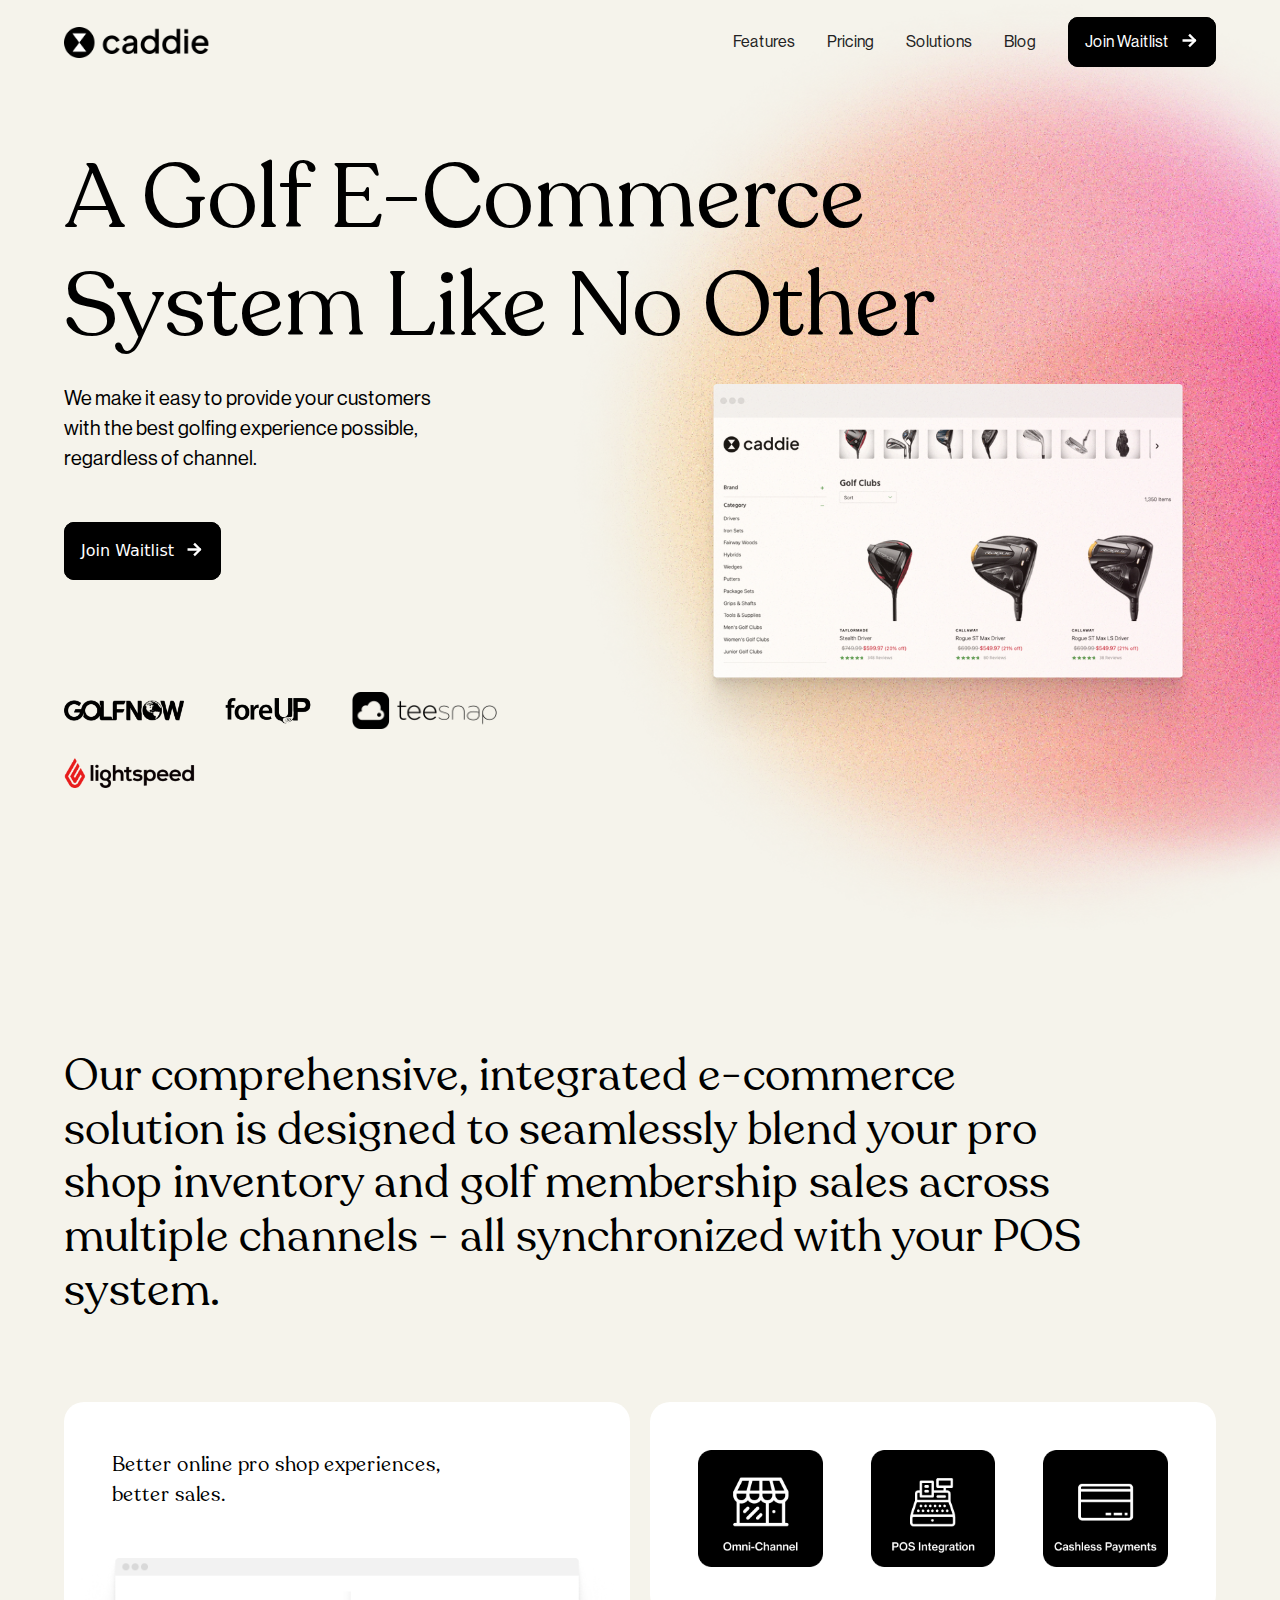
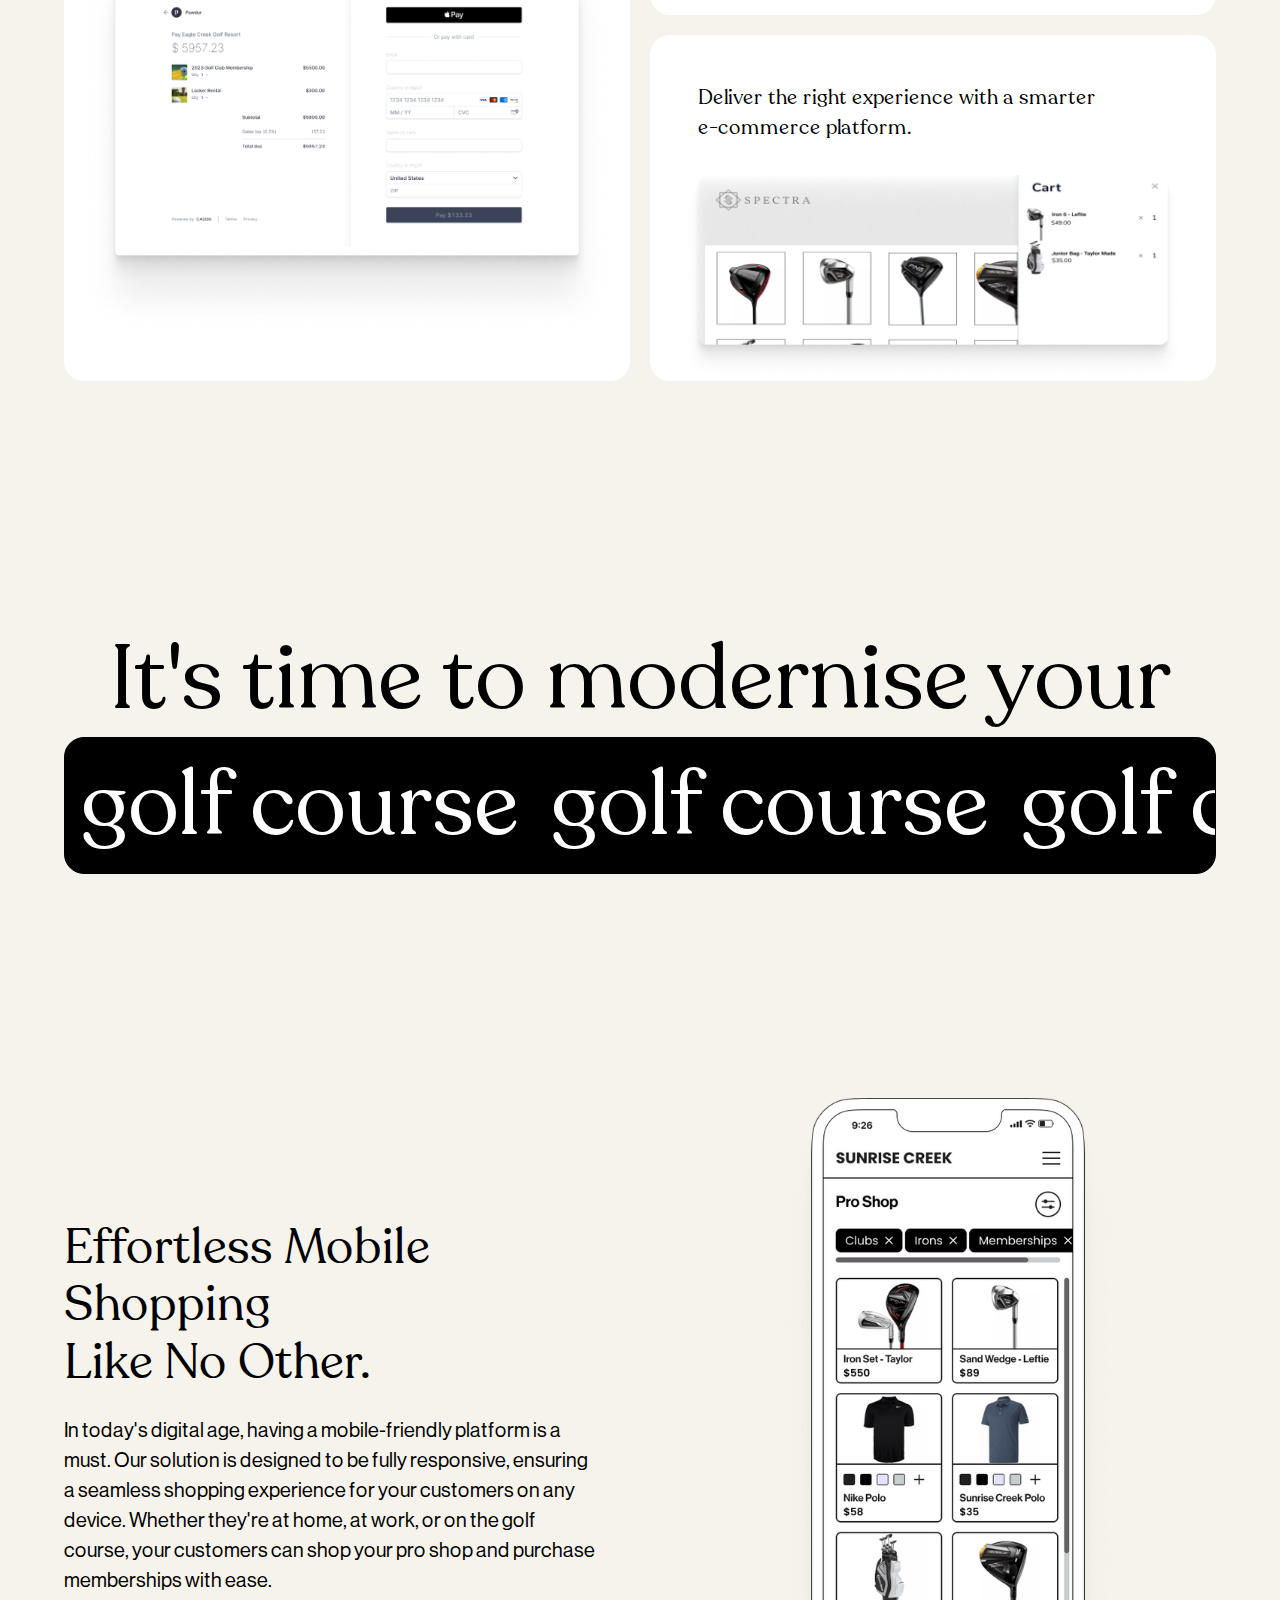
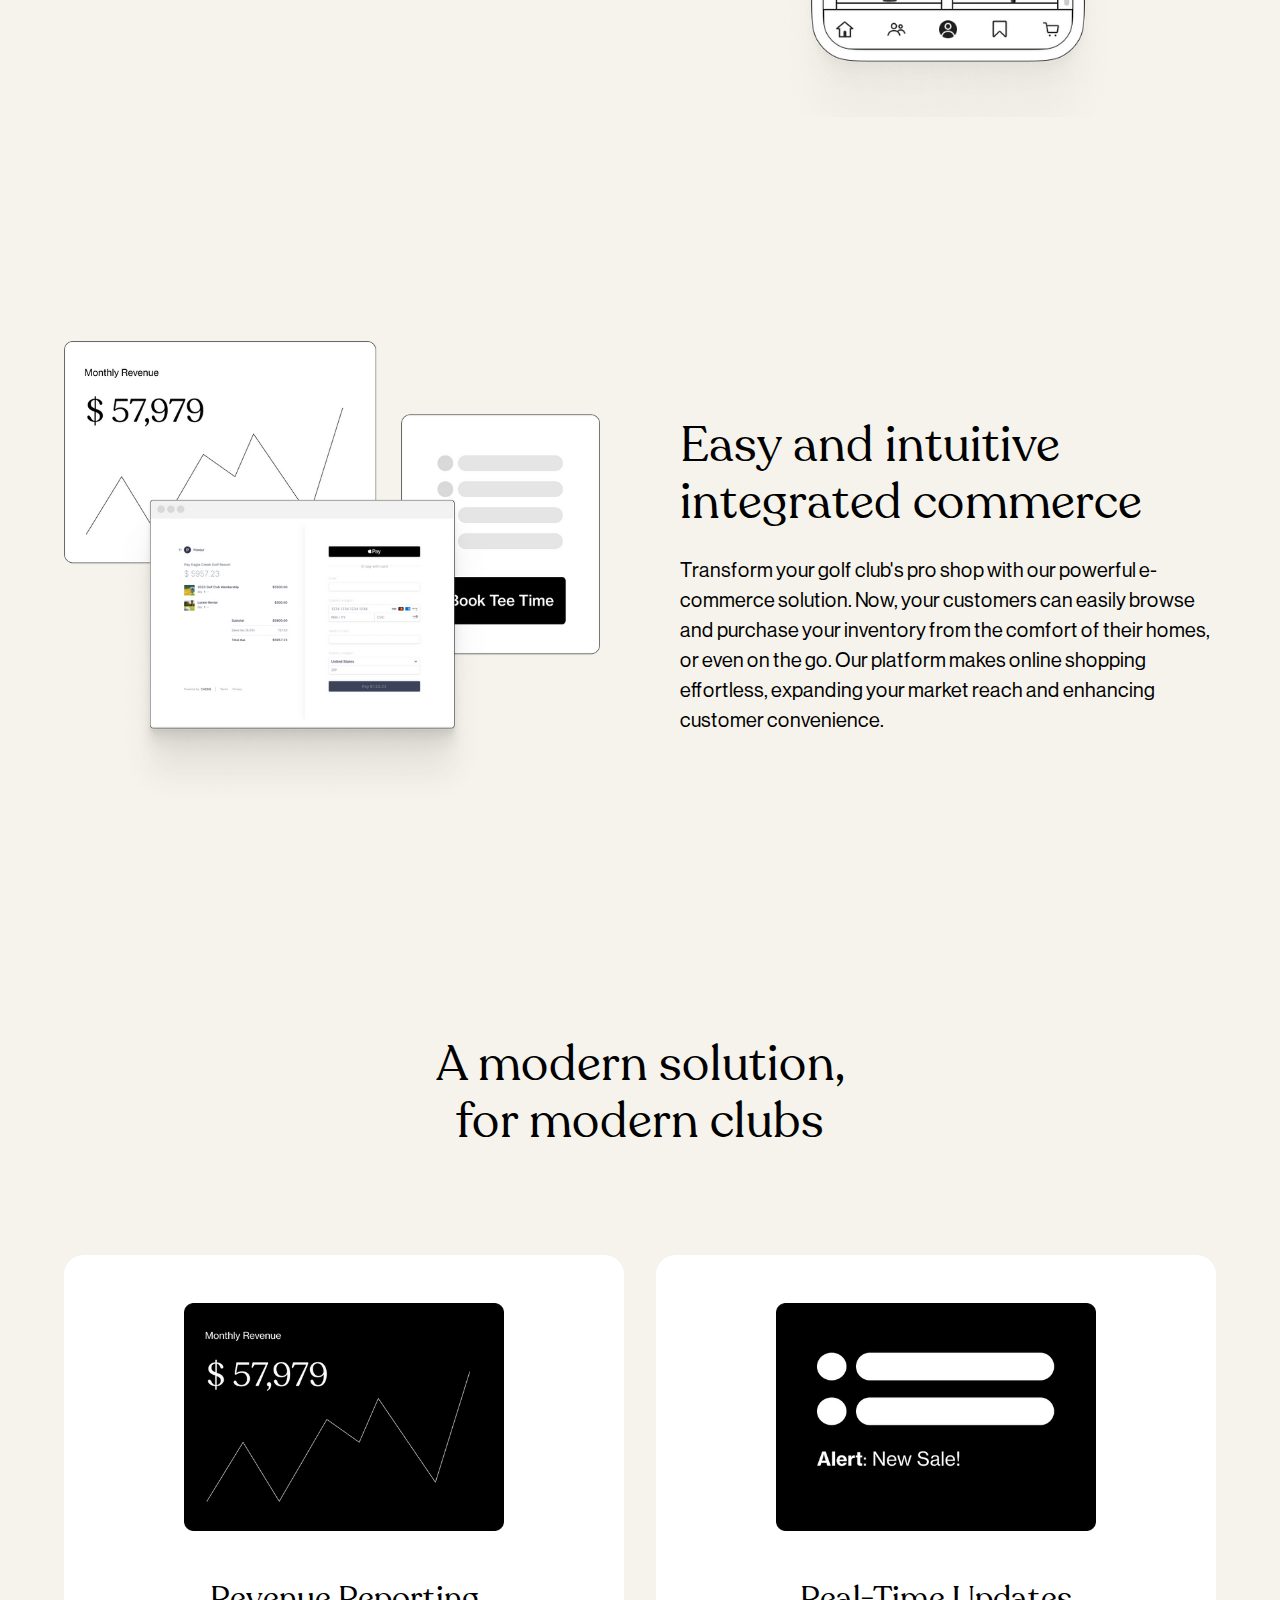
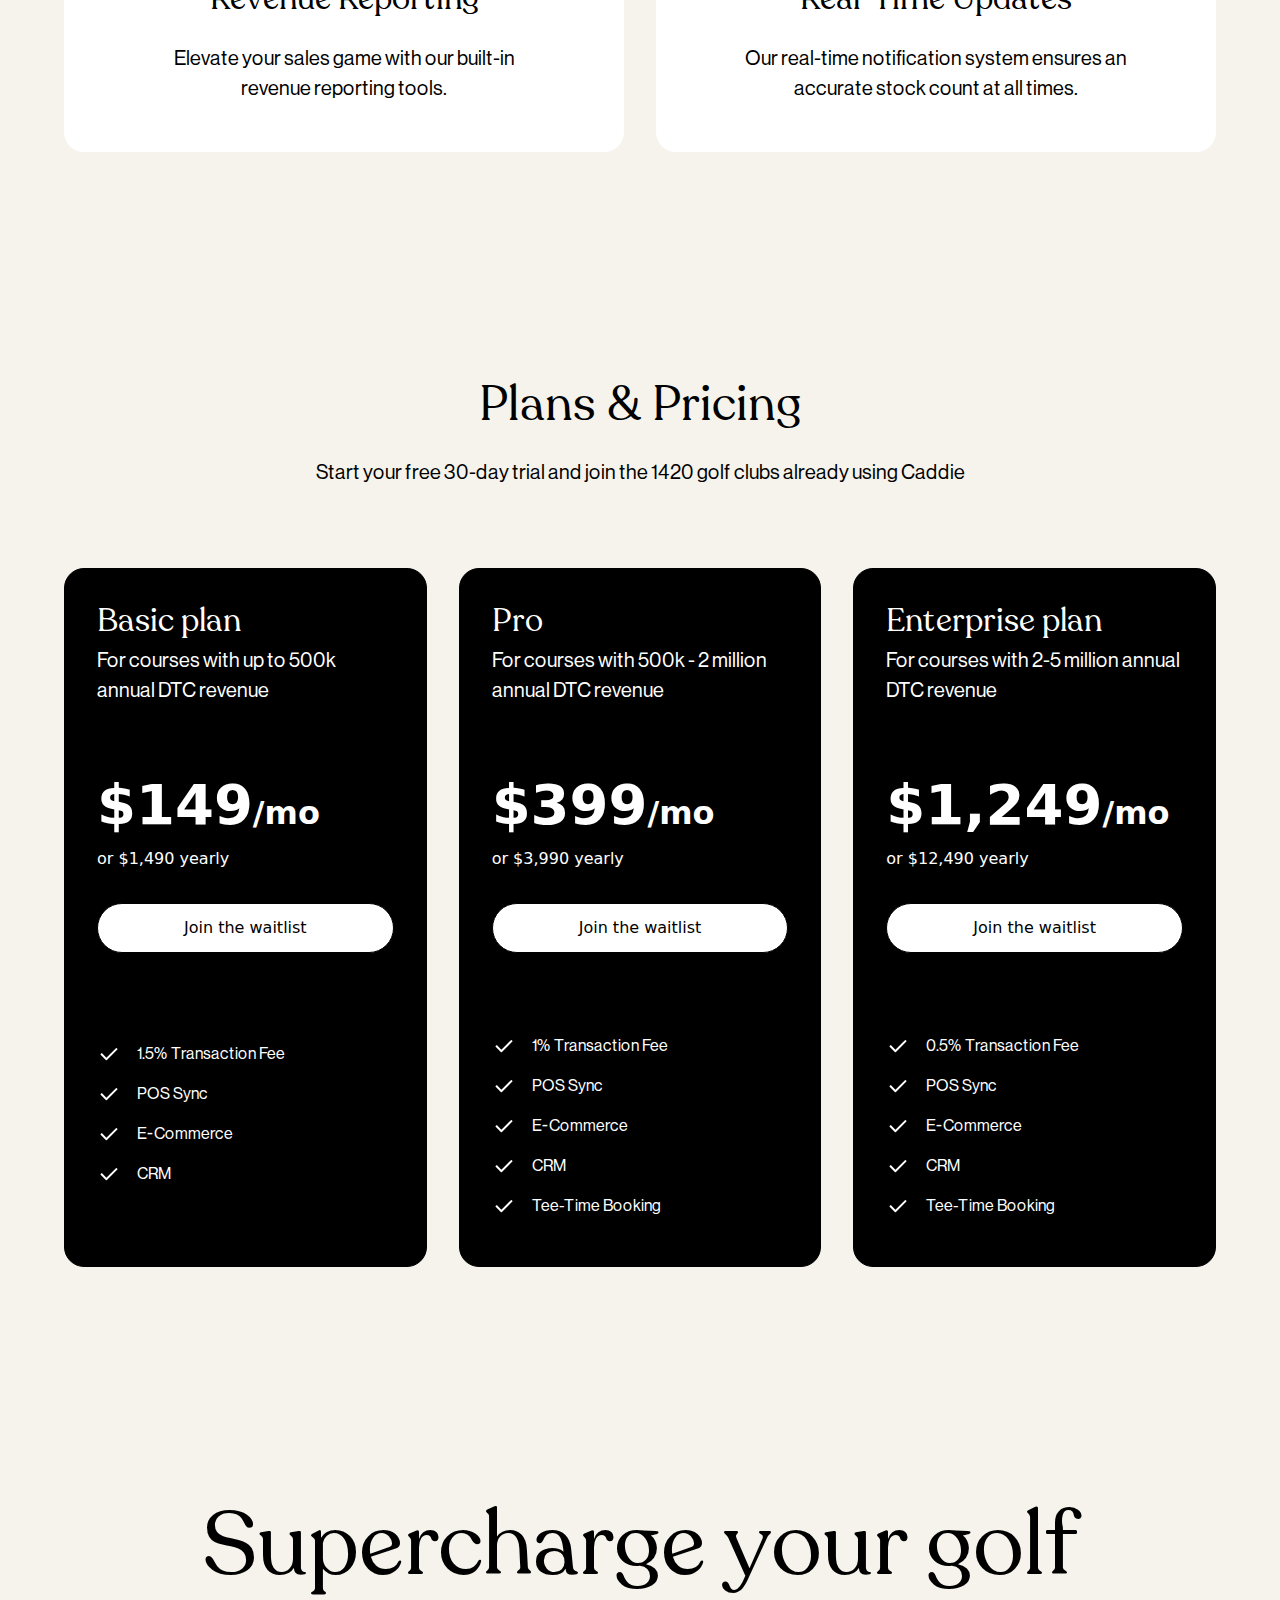
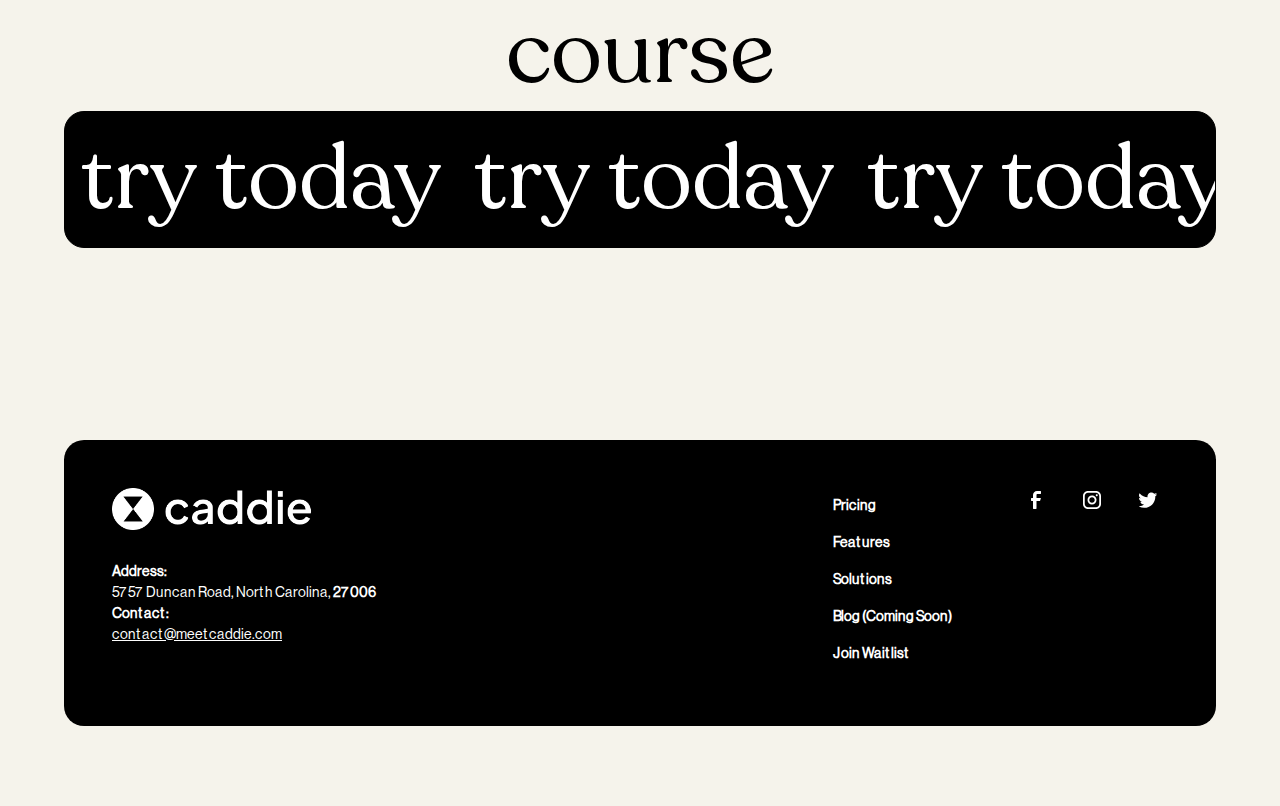
<file: index.html>
<!DOCTYPE html><!--  This site was created in Webflow. https://www.webflow.com  -->
<!--  Last Published: Fri Jun 30 2023 19:13:26 GMT+0000 (Coordinated Universal Time)  -->
<html data-wf-page="6466a64ced4f08a33aeaf046" data-wf-site="6466a64ced4f08a33aeaf001">
<head>
  <meta charset="utf-8">
  <title>Caddie - Golf E-Commerce POS System</title>
  <meta content="Caddie is a comprehensive, integrated e-commerce solution is designed to seamlessly blend your pro shop inventory and golf membership sales across multiple channels" name="description">
  <meta content="Caddie - Golf E-Commerce POS System" property="og:title">
  <meta content="Caddie is a comprehensive, integrated e-commerce solution is designed to seamlessly blend your pro shop inventory and golf membership sales across multiple channels" property="og:description">
  <meta content="https://uploads-ssl.webflow.com/6466a64ced4f08a33aeaf001/649f265ded3c002440b20a8d_caddie_OG.png" property="og:image">
  <meta content="Caddie - Golf E-Commerce POS System" property="twitter:title">
  <meta content="Caddie is a comprehensive, integrated e-commerce solution is designed to seamlessly blend your pro shop inventory and golf membership sales across multiple channels" property="twitter:description">
  <meta content="https://uploads-ssl.webflow.com/6466a64ced4f08a33aeaf001/649f265ded3c002440b20a8d_caddie_OG.png" property="twitter:image">
  <meta property="og:type" content="website">
  <meta content="summary_large_image" name="twitter:card">
  <meta content="width=device-width, initial-scale=1" name="viewport">
  <meta content="Webflow" name="generator">
  <link href="css/normalize.css" rel="stylesheet" type="text/css">
  <link href="css/webflow.css" rel="stylesheet" type="text/css">
  <link href="css/caddie-systems.webflow.css" rel="stylesheet" type="text/css">
  <script type="text/javascript">!function(o,c){var n=c.documentElement,t=" w-mod-";n.className+=t+"js",("ontouchstart"in o||o.DocumentTouch&&c instanceof DocumentTouch)&&(n.className+=t+"touch")}(window,document);</script>
  <link href="images/favicon.png" rel="shortcut icon" type="image/x-icon">
  <link href="images/webclip.png" rel="apple-touch-icon"><!--  Please keep this css code to improve the font quality -->
  <style>
  * {
  -webkit-font-smoothing: antialiased;
  -moz-osx-font-smoothing: grayscale;
  -o-font-smoothing: antialiased;
}
</style>
  <!--  You can remove this  -->
  <meta name="facebook-domain-verification" content="mlk59ybu44651lzcbhhxjfl8vfae8q">
</head>
<body class="body">
  <div class="page-wrapper">
    <div class="global-styles w-embed">
      <style>
/* Focus state style for keyboard navigation for the focusable elements */
*[tabindex]:focus-visible,
  input[type="file"]:focus-visible {
   outline: 0.125rem solid #4d65ff;
   outline-offset: 0.125rem;
}
/* Get rid of top margin on first element in any rich text element */
.w-richtext > :not(div):first-child, .w-richtext > div:first-child > :first-child {
  margin-top: 0 !important;
}
/* Get rid of bottom margin on last element in any rich text element */
.w-richtext>:last-child, .w-richtext ol li:last-child, .w-richtext ul li:last-child {
	margin-bottom: 0 !important;
}
/* Prevent all click and hover interaction with an element */
.pointer-events-off {
	pointer-events: none;
}
/* Enables all click and hover interaction with an element */
.pointer-events-on {
  pointer-events: auto;
}
/* Create a class of .div-square which maintains a 1:1 dimension of a div */
.div-square::after {
	content: "";
	display: block;
	padding-bottom: 100%;
}
/* Make sure containers never lose their center alignment */
.container-medium,.container-small, .container-large {
	margin-right: auto !important;
  margin-left: auto !important;
}
/* 
Make the following elements inherit typography styles from the parent and not have hardcoded values. 
Important: You will not be able to style for example "All Links" in Designer with this CSS applied.
Uncomment this CSS to use it in the project. Leave this message for future hand-off.
*/
/*
a,
.w-input,
.w-select,
.w-tab-link,
.w-nav-link,
.w-dropdown-btn,
.w-dropdown-toggle,
.w-dropdown-link {
  color: inherit;
  text-decoration: inherit;
  font-size: inherit;
}
*/
/* Apply "..." after 3 lines of text */
.text-style-3lines {
	display: -webkit-box;
	overflow: hidden;
	-webkit-line-clamp: 3;
	-webkit-box-orient: vertical;
}
/* Apply "..." after 2 lines of text */
.text-style-2lines {
	display: -webkit-box;
	overflow: hidden;
	-webkit-line-clamp: 2;
	-webkit-box-orient: vertical;
}
/* Adds inline flex display */
.display-inlineflex {
  display: inline-flex;
}
/* These classes are never overwritten */
.hide {
  display: none !important;
}
@media screen and (max-width: 991px) {
    .hide, .hide-tablet {
        display: none !important;
    }
}
  @media screen and (max-width: 767px) {
    .hide-mobile-landscape{
      display: none !important;
    }
}
  @media screen and (max-width: 479px) {
    .hide-mobile{
      display: none !important;
    }
}
.margin-0 {
  margin: 0rem !important;
}
.padding-0 {
  padding: 0rem !important;
}
.spacing-clean {
padding: 0rem !important;
margin: 0rem !important;
}
.margin-top {
  margin-right: 0rem !important;
  margin-bottom: 0rem !important;
  margin-left: 0rem !important;
}
.padding-top {
  padding-right: 0rem !important;
  padding-bottom: 0rem !important;
  padding-left: 0rem !important;
}
.margin-right {
  margin-top: 0rem !important;
  margin-bottom: 0rem !important;
  margin-left: 0rem !important;
}
.padding-right {
  padding-top: 0rem !important;
  padding-bottom: 0rem !important;
  padding-left: 0rem !important;
}
.margin-bottom {
  margin-top: 0rem !important;
  margin-right: 0rem !important;
  margin-left: 0rem !important;
}
.padding-bottom {
  padding-top: 0rem !important;
  padding-right: 0rem !important;
  padding-left: 0rem !important;
}
.margin-left {
  margin-top: 0rem !important;
  margin-right: 0rem !important;
  margin-bottom: 0rem !important;
}
.padding-left {
  padding-top: 0rem !important;
  padding-right: 0rem !important;
  padding-bottom: 0rem !important;
}
.margin-horizontal {
  margin-top: 0rem !important;
  margin-bottom: 0rem !important;
}
.padding-horizontal {
  padding-top: 0rem !important;
  padding-bottom: 0rem !important;
}
.margin-vertical {
  margin-right: 0rem !important;
  margin-left: 0rem !important;
}
.padding-vertical {
  padding-right: 0rem !important;
  padding-left: 0rem !important;
}
/* Apply "..." at 100% width */
.truncate-width { 
		width: 100%; 
    white-space: nowrap; 
    overflow: hidden; 
    text-overflow: ellipsis; 
}
/* Removes native scrollbar */
.no-scrollbar {
    -ms-overflow-style: none;
    overflow: -moz-scrollbars-none; 
}
.no-scrollbar::-webkit-scrollbar {
    display: none;
}
</style>
    </div>
    <main class="main-wrapper">
      <div data-animation="default" class="navbar_component w-nav" data-easing2="ease" fs-scrolldisable-element="smart-nav" data-easing="ease" data-collapse="medium" data-w-id="ca8a96e0-d335-43a6-122e-f2d397828212" role="banner" data-duration="400">
        <div class="navbar_container">
          <a href="#" class="navbar_logo-link w-nav-brand"><img src="images/caddie_mainlogo.png" loading="lazy" alt="caddie systems logo" class="navbar_logo"></a>
          <nav role="navigation" class="navbar_menu is-page-height-tablet w-nav-menu">
            <a href="#features" class="navbar1_link w-nav-link">Features</a>
            <a href="#pricing" class="navbar1_link w-nav-link">Pricing</a>
            <a href="#solutions" class="navbar1_link w-nav-link">Solutions</a>
            <a href="#" class="navbar1_link w-nav-link">Blog</a>
            <div class="navbar1_menu-buttons">
              <a href="mailto:waitlist@meetcaddie.com" data-w-id="a20fdcea-b171-54fe-05f0-36efecdde5ba" class="button-2_wrapper w-inline-block">
                <div class="button is-small">
                  <div>Join Waitlist</div>
                  <div class="button-2_arrows">
                    <div style="-webkit-transform:translate3d(-30px, 0, 0) scale3d(1, 1, 1) rotateX(0) rotateY(0) rotateZ(0) skew(0, 0);-moz-transform:translate3d(-30px, 0, 0) scale3d(1, 1, 1) rotateX(0) rotateY(0) rotateZ(0) skew(0, 0);-ms-transform:translate3d(-30px, 0, 0) scale3d(1, 1, 1) rotateX(0) rotateY(0) rotateZ(0) skew(0, 0);transform:translate3d(-30px, 0, 0) scale3d(1, 1, 1) rotateX(0) rotateY(0) rotateZ(0) skew(0, 0)" class="button-icon-1 w-embed"><svg width="15" height="15" viewbox="0 0 15 15" fill="none" xmlns="http://www.w3.org/2000/svg">
                        <path d="M12.999 8.66624C13.6433 8.66624 14.1657 8.1439 14.1657 7.49957C14.1657 6.85524 13.6433 6.33291 12.999 6.33291L12.999 8.66624ZM1.68656 6.3329L0.519894 6.3329L0.519894 8.66623L1.68656 8.66623L1.68656 6.3329ZM12.999 6.33291L1.68656 6.3329L1.68656 8.66623L12.999 8.66624L12.999 6.33291Z" fill="currentColor"></path>
                        <path d="M7.90918 2.40982L12.9998 7.50042L7.9092 12.591" stroke="currentColor" stroke-width="2.33333" stroke-linecap="square" stroke-linejoin="round"></path>
                      </svg></div>
                    <div style="-webkit-transform:translate3d(0px, 0, 0) scale3d(1, 1, 1) rotateX(0) rotateY(0) rotateZ(0) skew(0, 0);-moz-transform:translate3d(0px, 0, 0) scale3d(1, 1, 1) rotateX(0) rotateY(0) rotateZ(0) skew(0, 0);-ms-transform:translate3d(0px, 0, 0) scale3d(1, 1, 1) rotateX(0) rotateY(0) rotateZ(0) skew(0, 0);transform:translate3d(0px, 0, 0) scale3d(1, 1, 1) rotateX(0) rotateY(0) rotateZ(0) skew(0, 0)" class="button-icon-2 w-embed"><svg width="15" height="15" viewbox="0 0 15 15" fill="none" xmlns="http://www.w3.org/2000/svg">
                        <path d="M12.999 8.66624C13.6433 8.66624 14.1657 8.1439 14.1657 7.49957C14.1657 6.85524 13.6433 6.33291 12.999 6.33291L12.999 8.66624ZM1.68656 6.3329L0.519894 6.3329L0.519894 8.66623L1.68656 8.66623L1.68656 6.3329ZM12.999 6.33291L1.68656 6.3329L1.68656 8.66623L12.999 8.66624L12.999 6.33291Z" fill="currentColor"></path>
                        <path d="M7.90918 2.40982L12.9998 7.50042L7.9092 12.591" stroke="currentColor" stroke-width="2.33333" stroke-linecap="square" stroke-linejoin="round"></path>
                      </svg></div>
                  </div>
                </div>
              </a>
            </div>
          </nav>
          <div class="navbar_menu-button w-nav-button">
            <div class="menu-icon1">
              <div class="menu-icon1_line-top"></div>
              <div class="menu-icon1_line-middle">
                <div class="menu-icon_line-middle-inner"></div>
              </div>
              <div class="menu-icon1_line-bottom"></div>
            </div>
          </div>
        </div>
      </div>
      <aside id="hero" class="section_hero">
        <div class="padding-global">
          <div class="container-large">
            <div class="padding-section-xlarge">
              <h1 class="heading">A Golf E-Commerce <br>System Like No Other</h1>
              <div class="spacer-small"></div>
              <div class="w-layout-grid hero_component">
                <div class="hero_content">
                  <p class="text-size-medium">We make it easy to provide your customers <br>with the best golfing experience possible, <br>regardless of channel.</p>
                  <div class="spacer-large"></div>
                  <div class="button-group">
                    <a href="mailto:waitlist@meetcaddie.com" data-w-id="16bf6c73-b556-4869-e7fe-0938ca13710d" class="button-2_wrapper w-inline-block">
                      <div class="button">
                        <div>Join Waitlist</div>
                        <div class="button-2_arrows">
                          <div style="-webkit-transform:translate3d(-30px, 0, 0) scale3d(1, 1, 1) rotateX(0) rotateY(0) rotateZ(0) skew(0, 0);-moz-transform:translate3d(-30px, 0, 0) scale3d(1, 1, 1) rotateX(0) rotateY(0) rotateZ(0) skew(0, 0);-ms-transform:translate3d(-30px, 0, 0) scale3d(1, 1, 1) rotateX(0) rotateY(0) rotateZ(0) skew(0, 0);transform:translate3d(-30px, 0, 0) scale3d(1, 1, 1) rotateX(0) rotateY(0) rotateZ(0) skew(0, 0)" class="button-icon-1 w-embed"><svg width="15" height="15" viewbox="0 0 15 15" fill="none" xmlns="http://www.w3.org/2000/svg">
                              <path d="M12.999 8.66624C13.6433 8.66624 14.1657 8.1439 14.1657 7.49957C14.1657 6.85524 13.6433 6.33291 12.999 6.33291L12.999 8.66624ZM1.68656 6.3329L0.519894 6.3329L0.519894 8.66623L1.68656 8.66623L1.68656 6.3329ZM12.999 6.33291L1.68656 6.3329L1.68656 8.66623L12.999 8.66624L12.999 6.33291Z" fill="currentColor"></path>
                              <path d="M7.90918 2.40982L12.9998 7.50042L7.9092 12.591" stroke="currentColor" stroke-width="2.33333" stroke-linecap="square" stroke-linejoin="round"></path>
                            </svg></div>
                          <div style="-webkit-transform:translate3d(0px, 0, 0) scale3d(1, 1, 1) rotateX(0) rotateY(0) rotateZ(0) skew(0, 0);-moz-transform:translate3d(0px, 0, 0) scale3d(1, 1, 1) rotateX(0) rotateY(0) rotateZ(0) skew(0, 0);-ms-transform:translate3d(0px, 0, 0) scale3d(1, 1, 1) rotateX(0) rotateY(0) rotateZ(0) skew(0, 0);transform:translate3d(0px, 0, 0) scale3d(1, 1, 1) rotateX(0) rotateY(0) rotateZ(0) skew(0, 0)" class="button-icon-2 w-embed"><svg width="15" height="15" viewbox="0 0 15 15" fill="none" xmlns="http://www.w3.org/2000/svg">
                              <path d="M12.999 8.66624C13.6433 8.66624 14.1657 8.1439 14.1657 7.49957C14.1657 6.85524 13.6433 6.33291 12.999 6.33291L12.999 8.66624ZM1.68656 6.3329L0.519894 6.3329L0.519894 8.66623L1.68656 8.66623L1.68656 6.3329ZM12.999 6.33291L1.68656 6.3329L1.68656 8.66623L12.999 8.66624L12.999 6.33291Z" fill="currentColor"></path>
                              <path d="M7.90918 2.40982L12.9998 7.50042L7.9092 12.591" stroke="currentColor" stroke-width="2.33333" stroke-linecap="square" stroke-linejoin="round"></path>
                            </svg></div>
                        </div>
                      </div>
                    </a>
                  </div>
                  <div class="spacer-xhuge"></div>
                  <div class="logo_list">
                    <div id="w-node-b7f922e5-fc9b-cd5d-f8b2-6aaae8600e34-3aeaf046" class="logo_wrapper"><img src="images/GN_White.png" loading="lazy" alt="caddie golfnow logo" class="logo3_logo"></div>
                    <div id="w-node-b7f922e5-fc9b-cd5d-f8b2-6aaae8600e36-3aeaf046" class="logo_wrapper"><img src="images/ForeUP_White.png" loading="lazy" alt="caddie foreup logo" class="logo3_logo"></div>
                    <div id="w-node-b7f922e5-fc9b-cd5d-f8b2-6aaae8600e38-3aeaf046" class="logo_wrapper"><img src="images/logo-teesnap.webp" loading="lazy" alt="caddie teesnap logo" class="logo3_logo"></div>
                    <div id="w-node-b7f922e5-fc9b-cd5d-f8b2-6aaae8600e3a-3aeaf046" class="logo_wrapper"><img src="images/ls-logo.png" loading="lazy" alt="caddie lightspeed logo" class="logo3_logo_ls"></div>
                  </div>
                </div>
                <div class="hero_image-wrapper"><img src="images/hero_browser.png" loading="eager" sizes="(max-width: 991px) 90vw, 42vw" srcset="images/hero_browser-p-500.png 500w, images/hero_browser-p-800.png 800w, images/hero_browser-p-1080.png 1080w, images/hero_browser.png 1280w" alt="Caddie product demo Image" class="hero_image"></div>
              </div>
            </div>
          </div>
        </div>
      </aside>
      <section id="features" class="section_features">
        <div class="padding-global">
          <div class="container-large">
            <div class="padding-section-large">
              <div class="max-width-xlarge">
                <h2 class="heading-2">Our comprehensive, integrated e-commerce solution is designed to seamlessly blend your pro shop inventory and golf membership sales across multiple channels - all synchronized with your POS system.</h2>
                <div class="spacer-xlarge"></div>
              </div>
              <div id="w-node-e31a21a6-8588-54b8-4dbb-8d606096290f-3aeaf046" class="w-layout-layout features_component wf-layout-layout">
                <div id="w-node-_2973ee0a-5ee7-0190-66ab-6260456cdf5b-3aeaf046" class="w-layout-cell features_content_left">
                  <div id="w-node-_36072663-be6b-202f-37f3-4da8a98a1116-3aeaf046" class="features_card-large">
                    <div class="features_card-large-content">
                      <div class="features_card-large-content-top">
                        <p class="text-size-large">Better online pro shop experiences,<br>better sales.</p>
                      </div>
                    </div>
                    <div id="w-node-_36072663-be6b-202f-37f3-4da8a98a1117-3aeaf046" class="features_card-large-image-wrapper"><img src="images/card-1.png" loading="lazy" srcset="images/card-1-p-500.png 500w, images/card-1-p-800.png 800w, images/card-1-p-1080.png 1080w, images/card-1.png 1210w" sizes="90vw" alt="Caddie features Images" class="features_card-large-image"></div>
                  </div>
                </div>
                <div id="w-node-d5eebfc3-542d-200b-8a7f-e0117a77128a-3aeaf046" class="w-layout-cell features_content_top_right">
                  <div class="features_card-small-content">
                    <div class="features_card-small">
                      <div class="w-layout-grid content_top_right_component">
                        <div class="features_item">
                          <div class="features_image-wrapper"><img src="images/icon_1_features.png" loading="lazy" alt="caddie omni-channel icon" class="features_image"></div>
                        </div>
                        <div class="features_item">
                          <div class="features_image-wrapper"><img src="images/icon_2_features.png" loading="lazy" alt="caddie pos integration icon" class="features_image"></div>
                        </div>
                        <div class="features_item">
                          <div class="features_image-wrapper"><img src="images/icon_3_features.png" loading="lazy" alt="caddie cashless payments icon" class="features_image"></div>
                        </div>
                      </div>
                    </div>
                  </div>
                </div>
                <div id="w-node-c19ab4e6-5038-3abf-2f25-1e493a51c00d-3aeaf046" class="w-layout-cell features_content_bottom_right">
                  <div class="features_card-small-2">
                    <div class="features_card-small-content-2">
                      <div class="features_card-large-content-top">
                        <p class="text-size-large">Deliver the right experience with a smarter<br>e-commerce platform.</p>
                      </div>
                    </div>
                    <div id="w-node-_8acc68a5-f530-79d5-9d7e-729545df0e68-3aeaf046" class="features_card-small-image-wrapper-2"><img src="images/card_3.png" loading="lazy" sizes="(max-width: 479px) 83vw, (max-width: 767px) 86vw, (max-width: 991px) 87vw, 88vw" srcset="images/card_3-p-500.png 500w, images/card_3-p-800.png 800w, images/card_3.png 1048w" alt="caddie e-commerce screenshot demo" class="features_card-large-image"></div>
                  </div>
                </div>
              </div>
            </div>
          </div>
        </div>
      </section>
      <article id="banner_1" class="section_banner wf-section">
        <header class="banner_header">
          <div class="padding-global">
            <div class="container-large">
              <div class="text-align-center">
                <h3 class="banner_text_top">It&#x27;s time to modernise your</h3>
                <div class="spacer-tiny"></div>
              </div>
            </div>
          </div>
        </header>
        <section data-w-id="8a3e2307-990a-efc7-cc1e-2d75ff814bb7" class="banner_cta">
          <div class="padding-bottom padding-xhuge">
            <div class="banner_component">
              <div class="banner_wrapper">
                <div class="banner_marquee">
                  <div class="banner_text-wrapper">
                    <div class="banner_text">golf course</div>
                  </div>
                  <div class="banner_text-wrapper">
                    <div class="banner_text">golf course</div>
                  </div>
                  <div class="banner_text-wrapper">
                    <div class="banner_text">golf course</div>
                  </div>
                  <div class="banner_text-wrapper">
                    <div class="banner_text">golf course</div>
                  </div>
                  <div class="banner_text-wrapper">
                    <div class="banner_text">golf course</div>
                  </div>
                  <div class="banner_text-wrapper">
                    <div class="banner_text">golf course</div>
                  </div>
                  <div class="banner_text-wrapper">
                    <div class="banner_text">golf course</div>
                  </div>
                  <div class="banner_text-wrapper">
                    <div class="banner_text">golf course</div>
                  </div>
                  <div class="banner_text-wrapper">
                    <div class="banner_text">golf course</div>
                  </div>
                </div>
              </div>
            </div>
          </div>
        </section>
      </article>
      <section id="mobile" class="section_mobile">
        <div class="padding-global">
          <div class="container-large">
            <div class="padding-section-large">
              <div class="w-layout-grid mobile_component">
                <div class="mobile_content">
                  <h3 class="heading-3">Effortless Mobile Shopping <br>Like No Other.</h3>
                  <div class="spacer-small"></div>
                  <p class="text-size-medium-4">In today&#x27;s digital age, having a mobile-friendly platform is a must. Our solution is designed to be fully responsive, ensuring a seamless shopping experience for your customers on any device. Whether they&#x27;re at home, at work, or on the golf course, your customers can shop your pro shop and purchase memberships with ease.</p>
                </div>
                <div class="mobile_image-wrapper"><img src="images/feature-mobile.png" loading="lazy" sizes="(max-width: 479px) 72vw, (max-width: 767px) 63vw, (max-width: 991px) 30vw, 29vw" srcset="images/feature-mobile-p-500.png 500w, images/feature-mobile.png 586w" alt="Caddie mobile demo image" class="mobile_image"></div>
              </div>
            </div>
          </div>
        </div>
      </section>
      <section id="commerce" class="section_commerce">
        <div class="padding-global">
          <div class="container-large">
            <div class="padding-section-large">
              <div class="w-layout-grid commerce_component">
                <div class="commerce_image-wrapper"><img src="images/feature_integration.png" loading="lazy" sizes="(max-width: 479px) 100vw, (max-width: 767px) 90vw, (max-width: 991px) 43vw, 42vw" srcset="images/feature_integration-p-500.png 500w, images/feature_integration-p-800.png 800w, images/feature_integration-p-1080.png 1080w, images/feature_integration.png 1154w" alt="caddie seamless integrations" class="commerce_image"></div>
                <div id="w-node-_2e1692d0-fd93-9ccf-d751-53ec81c8c701-3aeaf046" class="commerce_content">
                  <h3 class="heading-3">Easy and intuitive integrated commerce</h3>
                  <div class="spacer-small"></div>
                  <p class="text-size-medium-4">Transform your golf club&#x27;s pro shop with our powerful e-commerce solution. Now, your customers can easily browse and purchase your inventory from the comfort of their homes, or even on the go. Our platform makes online shopping effortless, expanding your market reach and enhancing customer convenience.</p>
                </div>
              </div>
            </div>
          </div>
        </div>
      </section>
      <section id="solutions" class="section_solutions">
        <div class="padding-global">
          <div class="container-large">
            <div class="padding-section-large">
              <div class="text-align-center">
                <div class="max-width-large align-center">
                  <h2 class="heading-3">A modern solution,<br>for modern clubs</h2>
                  <div class="spacer-small"></div>
                </div>
              </div>
              <div class="spacer-xxlarge"></div>
              <div class="w-layout-grid solutions_component">
                <div class="w-layout-grid solutions_row">
                  <div class="solutions_card">
                    <div id="w-node-_229639a9-9c56-01e1-6ca5-be4a2634a7f3-3aeaf046" class="solutions_image-wrapper"><img src="images/reporting-card.png" loading="lazy" sizes="(max-width: 479px) 49vw, (max-width: 767px) 54vw, (max-width: 991px) 24vw, 25vw" srcset="images/reporting-card-p-500.png 500w, images/reporting-card.png 672w" alt="Caddie revenue reporting" class="solutions_image"></div>
                    <div class="solutions_card-content">
                      <div class="solutions_card-content-top text-align-center">
                        <h4 class="heading-5">Revenue Reporting<br></h4>
                        <div class="spacer-small"></div>
                        <p class="text-size-medium">Elevate your sales game with our built-in revenue reporting tools.</p>
                      </div>
                    </div>
                  </div>
                  <div class="solutions_card">
                    <div id="w-node-_229639a9-9c56-01e1-6ca5-be4a2634a809-3aeaf046" class="solutions_image-wrapper"><img src="images/updates-card.png" loading="lazy" sizes="(max-width: 479px) 49vw, (max-width: 767px) 54vw, (max-width: 991px) 24vw, 25vw" srcset="images/updates-card-p-500.png 500w, images/updates-card.png 672w" alt="caddie real-time updates image" class="solutions_image"></div>
                    <div class="solutions_card-content text-align-center">
                      <div class="solutions_card-content-top">
                        <h4 class="heading-5">Real-Time Updates</h4>
                        <div class="spacer-small"></div>
                        <p class="text-size-medium">Our real-time notification system ensures an accurate stock count at all times.</p>
                      </div>
                    </div>
                  </div>
                </div>
              </div>
            </div>
          </div>
        </div>
      </section>
      <section id="pricing" class="section_pricing">
        <div class="padding-global">
          <div class="container-large">
            <div class="padding-section-large">
              <div class="text-align-center">
                <div class="max-width-large align-center">
                  <h3 class="heading-3">Plans &amp; Pricing</h3>
                  <div class="spacer-small"></div>
                  <p class="text-size-medium">Start your free 30-day trial and join the 1420 golf clubs already using Caddie<a href="https://commerce7.com/pricing/us"><br></a>
                  </p>
                </div>
              </div>
              <div class="spacer-xxlarge"></div>
              <div class="w-layout-grid pricing_component text-color-white">
                <div class="pricing_plan">
                  <div class="pricing_content">
                    <div class="heading-style-h4">Basic plan</div>
                    <div class="spacer-tiny"></div>
                    <div class="text-size-medium">For courses with up to 500k annual DTC revenue<br></div>
                    <div class="pricing_divider"></div>
                    <div class="margin-vertical margin-xxsmall">
                      <div class="heading-style-h1-2">$149<span class="heading-style-h4-3">/mo</span></div>
                    </div>
                    <div>or $1,490 yearly</div>
                    <div class="spacer-medium"></div>
                    <a href="#" class="button-2 max-width-full w-button">Join the waitlist</a>
                    <div class="pricing_divider"></div>
                    <div class="pricing_feature-list">
                      <div class="pricing_feature-list">
                        <div class="pricing_feature-list">
                          <div id="w-node-b7ce2f12-9669-a25c-d124-50ca872d7b7d-3aeaf046" class="pricing_feature">
                            <div class="pricing_icon-wrapper">
                              <div class="icon-embed-xsmall w-embed"><svg width="100%" height="100%" viewbox="0 0 24 24" fill="none" xmlns="http://www.w3.org/2000/svg">
                                  <path d="M20.3479 7.56384L9.7479 18.1638C9.65402 18.2585 9.52622 18.3117 9.3929 18.3117C9.25958 18.3117 9.13178 18.2585 9.0379 18.1638L3.6479 12.7738C3.55324 12.68 3.5 12.5522 3.5 12.4188C3.5 12.2855 3.55324 12.1577 3.6479 12.0638L4.3479 11.3638C4.44178 11.2692 4.56958 11.2159 4.7029 11.2159C4.83622 11.2159 4.96402 11.2692 5.0579 11.3638L9.3879 15.6938L18.9379 6.14384C19.1357 5.95205 19.4501 5.95205 19.6479 6.14384L20.3479 6.85384C20.4426 6.94772 20.4958 7.07552 20.4958 7.20884C20.4958 7.34216 20.4426 7.46995 20.3479 7.56384Z" fill="currentColor"></path>
                                </svg></div>
                            </div>
                            <div>1.5% Transaction Fee</div>
                          </div>
                          <div id="w-node-b7ce2f12-9669-a25c-d124-50ca872d7b82-3aeaf046" class="pricing_feature">
                            <div class="pricing_icon-wrapper">
                              <div class="icon-embed-xsmall w-embed"><svg width="100%" height="100%" viewbox="0 0 24 24" fill="none" xmlns="http://www.w3.org/2000/svg">
                                  <path d="M20.3479 7.56384L9.7479 18.1638C9.65402 18.2585 9.52622 18.3117 9.3929 18.3117C9.25958 18.3117 9.13178 18.2585 9.0379 18.1638L3.6479 12.7738C3.55324 12.68 3.5 12.5522 3.5 12.4188C3.5 12.2855 3.55324 12.1577 3.6479 12.0638L4.3479 11.3638C4.44178 11.2692 4.56958 11.2159 4.7029 11.2159C4.83622 11.2159 4.96402 11.2692 5.0579 11.3638L9.3879 15.6938L18.9379 6.14384C19.1357 5.95205 19.4501 5.95205 19.6479 6.14384L20.3479 6.85384C20.4426 6.94772 20.4958 7.07552 20.4958 7.20884C20.4958 7.34216 20.4426 7.46995 20.3479 7.56384Z" fill="currentColor"></path>
                                </svg></div>
                            </div>
                            <div>POS Sync</div>
                          </div>
                          <div id="w-node-b7ce2f12-9669-a25c-d124-50ca872d7b87-3aeaf046" class="pricing_feature">
                            <div class="pricing_icon-wrapper">
                              <div class="icon-embed-xsmall w-embed"><svg width="100%" height="100%" viewbox="0 0 24 24" fill="none" xmlns="http://www.w3.org/2000/svg">
                                  <path d="M20.3479 7.56384L9.7479 18.1638C9.65402 18.2585 9.52622 18.3117 9.3929 18.3117C9.25958 18.3117 9.13178 18.2585 9.0379 18.1638L3.6479 12.7738C3.55324 12.68 3.5 12.5522 3.5 12.4188C3.5 12.2855 3.55324 12.1577 3.6479 12.0638L4.3479 11.3638C4.44178 11.2692 4.56958 11.2159 4.7029 11.2159C4.83622 11.2159 4.96402 11.2692 5.0579 11.3638L9.3879 15.6938L18.9379 6.14384C19.1357 5.95205 19.4501 5.95205 19.6479 6.14384L20.3479 6.85384C20.4426 6.94772 20.4958 7.07552 20.4958 7.20884C20.4958 7.34216 20.4426 7.46995 20.3479 7.56384Z" fill="currentColor"></path>
                                </svg></div>
                            </div>
                            <div>E-Commerce</div>
                          </div>
                          <div id="w-node-b7ce2f12-9669-a25c-d124-50ca872d7b8c-3aeaf046" class="pricing_feature">
                            <div class="pricing_icon-wrapper">
                              <div class="icon-embed-xsmall w-embed"><svg width="100%" height="100%" viewbox="0 0 24 24" fill="none" xmlns="http://www.w3.org/2000/svg">
                                  <path d="M20.3479 7.56384L9.7479 18.1638C9.65402 18.2585 9.52622 18.3117 9.3929 18.3117C9.25958 18.3117 9.13178 18.2585 9.0379 18.1638L3.6479 12.7738C3.55324 12.68 3.5 12.5522 3.5 12.4188C3.5 12.2855 3.55324 12.1577 3.6479 12.0638L4.3479 11.3638C4.44178 11.2692 4.56958 11.2159 4.7029 11.2159C4.83622 11.2159 4.96402 11.2692 5.0579 11.3638L9.3879 15.6938L18.9379 6.14384C19.1357 5.95205 19.4501 5.95205 19.6479 6.14384L20.3479 6.85384C20.4426 6.94772 20.4958 7.07552 20.4958 7.20884C20.4958 7.34216 20.4426 7.46995 20.3479 7.56384Z" fill="currentColor"></path>
                                </svg></div>
                            </div>
                            <div>CRM</div>
                          </div>
                        </div>
                      </div>
                    </div>
                  </div>
                </div>
                <div class="pricing_plan">
                  <div class="pricing_content">
                    <div class="heading-style-h4">Pro</div>
                    <div class="spacer-tiny"></div>
                    <div class="text-size-medium">For courses with 500k - 2 million annual DTC revenue<br></div>
                    <div class="pricing_divider"></div>
                    <div class="margin-vertical margin-xxsmall">
                      <div class="heading-style-h1-2">$399<span class="heading-style-h4-3">/mo</span></div>
                    </div>
                    <div>or $3,990 yearly</div>
                    <div class="spacer-medium"></div>
                    <a href="#" class="button-2 max-width-full w-button">Join the waitlist</a>
                    <div class="pricing_divider"></div>
                    <div class="pricing_feature-list">
                      <div class="pricing_feature-list">
                        <div id="w-node-_1cf3d31f-45e9-7f61-adbe-7f8a5e8ed284-3aeaf046" class="pricing_feature">
                          <div class="pricing_icon-wrapper">
                            <div class="icon-embed-xsmall w-embed"><svg width="100%" height="100%" viewbox="0 0 24 24" fill="none" xmlns="http://www.w3.org/2000/svg">
                                <path d="M20.3479 7.56384L9.7479 18.1638C9.65402 18.2585 9.52622 18.3117 9.3929 18.3117C9.25958 18.3117 9.13178 18.2585 9.0379 18.1638L3.6479 12.7738C3.55324 12.68 3.5 12.5522 3.5 12.4188C3.5 12.2855 3.55324 12.1577 3.6479 12.0638L4.3479 11.3638C4.44178 11.2692 4.56958 11.2159 4.7029 11.2159C4.83622 11.2159 4.96402 11.2692 5.0579 11.3638L9.3879 15.6938L18.9379 6.14384C19.1357 5.95205 19.4501 5.95205 19.6479 6.14384L20.3479 6.85384C20.4426 6.94772 20.4958 7.07552 20.4958 7.20884C20.4958 7.34216 20.4426 7.46995 20.3479 7.56384Z" fill="currentColor"></path>
                              </svg></div>
                          </div>
                          <div>1% Transaction Fee</div>
                        </div>
                        <div id="w-node-_1cf3d31f-45e9-7f61-adbe-7f8a5e8ed289-3aeaf046" class="pricing_feature">
                          <div class="pricing_icon-wrapper">
                            <div class="icon-embed-xsmall w-embed"><svg width="100%" height="100%" viewbox="0 0 24 24" fill="none" xmlns="http://www.w3.org/2000/svg">
                                <path d="M20.3479 7.56384L9.7479 18.1638C9.65402 18.2585 9.52622 18.3117 9.3929 18.3117C9.25958 18.3117 9.13178 18.2585 9.0379 18.1638L3.6479 12.7738C3.55324 12.68 3.5 12.5522 3.5 12.4188C3.5 12.2855 3.55324 12.1577 3.6479 12.0638L4.3479 11.3638C4.44178 11.2692 4.56958 11.2159 4.7029 11.2159C4.83622 11.2159 4.96402 11.2692 5.0579 11.3638L9.3879 15.6938L18.9379 6.14384C19.1357 5.95205 19.4501 5.95205 19.6479 6.14384L20.3479 6.85384C20.4426 6.94772 20.4958 7.07552 20.4958 7.20884C20.4958 7.34216 20.4426 7.46995 20.3479 7.56384Z" fill="currentColor"></path>
                              </svg></div>
                          </div>
                          <div>POS Sync</div>
                        </div>
                        <div id="w-node-_1cf3d31f-45e9-7f61-adbe-7f8a5e8ed28e-3aeaf046" class="pricing_feature">
                          <div class="pricing_icon-wrapper">
                            <div class="icon-embed-xsmall w-embed"><svg width="100%" height="100%" viewbox="0 0 24 24" fill="none" xmlns="http://www.w3.org/2000/svg">
                                <path d="M20.3479 7.56384L9.7479 18.1638C9.65402 18.2585 9.52622 18.3117 9.3929 18.3117C9.25958 18.3117 9.13178 18.2585 9.0379 18.1638L3.6479 12.7738C3.55324 12.68 3.5 12.5522 3.5 12.4188C3.5 12.2855 3.55324 12.1577 3.6479 12.0638L4.3479 11.3638C4.44178 11.2692 4.56958 11.2159 4.7029 11.2159C4.83622 11.2159 4.96402 11.2692 5.0579 11.3638L9.3879 15.6938L18.9379 6.14384C19.1357 5.95205 19.4501 5.95205 19.6479 6.14384L20.3479 6.85384C20.4426 6.94772 20.4958 7.07552 20.4958 7.20884C20.4958 7.34216 20.4426 7.46995 20.3479 7.56384Z" fill="currentColor"></path>
                              </svg></div>
                          </div>
                          <div>E-Commerce</div>
                        </div>
                        <div id="w-node-_1cf3d31f-45e9-7f61-adbe-7f8a5e8ed293-3aeaf046" class="pricing_feature">
                          <div class="pricing_icon-wrapper">
                            <div class="icon-embed-xsmall w-embed"><svg width="100%" height="100%" viewbox="0 0 24 24" fill="none" xmlns="http://www.w3.org/2000/svg">
                                <path d="M20.3479 7.56384L9.7479 18.1638C9.65402 18.2585 9.52622 18.3117 9.3929 18.3117C9.25958 18.3117 9.13178 18.2585 9.0379 18.1638L3.6479 12.7738C3.55324 12.68 3.5 12.5522 3.5 12.4188C3.5 12.2855 3.55324 12.1577 3.6479 12.0638L4.3479 11.3638C4.44178 11.2692 4.56958 11.2159 4.7029 11.2159C4.83622 11.2159 4.96402 11.2692 5.0579 11.3638L9.3879 15.6938L18.9379 6.14384C19.1357 5.95205 19.4501 5.95205 19.6479 6.14384L20.3479 6.85384C20.4426 6.94772 20.4958 7.07552 20.4958 7.20884C20.4958 7.34216 20.4426 7.46995 20.3479 7.56384Z" fill="currentColor"></path>
                              </svg></div>
                          </div>
                          <div>CRM</div>
                        </div>
                        <div id="w-node-_7dfea099-1e0d-0db2-4838-cfa7afb51db4-3aeaf046" class="pricing_feature">
                          <div class="pricing_icon-wrapper">
                            <div class="icon-embed-xsmall w-embed"><svg width="100%" height="100%" viewbox="0 0 24 24" fill="none" xmlns="http://www.w3.org/2000/svg">
                                <path d="M20.3479 7.56384L9.7479 18.1638C9.65402 18.2585 9.52622 18.3117 9.3929 18.3117C9.25958 18.3117 9.13178 18.2585 9.0379 18.1638L3.6479 12.7738C3.55324 12.68 3.5 12.5522 3.5 12.4188C3.5 12.2855 3.55324 12.1577 3.6479 12.0638L4.3479 11.3638C4.44178 11.2692 4.56958 11.2159 4.7029 11.2159C4.83622 11.2159 4.96402 11.2692 5.0579 11.3638L9.3879 15.6938L18.9379 6.14384C19.1357 5.95205 19.4501 5.95205 19.6479 6.14384L20.3479 6.85384C20.4426 6.94772 20.4958 7.07552 20.4958 7.20884C20.4958 7.34216 20.4426 7.46995 20.3479 7.56384Z" fill="currentColor"></path>
                              </svg></div>
                          </div>
                          <div>Tee-Time Booking</div>
                        </div>
                      </div>
                    </div>
                  </div>
                </div>
                <div class="pricing_plan">
                  <div class="pricing_content">
                    <div class="heading-style-h4">Enterprise plan</div>
                    <div class="spacer-tiny"></div>
                    <div class="text-size-medium">For courses with 2-5 million annual DTC revenue<br></div>
                    <div class="pricing_divider"></div>
                    <div class="margin-vertical margin-xxsmall">
                      <div class="heading-style-h1-2">$1,249<span class="heading-style-h4-3">/mo</span></div>
                    </div>
                    <div>or $12,490 yearly</div>
                    <div class="spacer-medium"></div>
                    <a href="#" class="button-2 max-width-full w-button">Join the waitlist</a>
                    <div class="pricing_divider"></div>
                    <div class="pricing_feature-list">
                      <div id="w-node-_7873f4da-2207-e1ac-ae4c-442fe4146c24-3aeaf046" class="pricing_feature">
                        <div class="pricing_feature-list">
                          <div id="w-node-_29f64742-f370-cdaf-9cea-1275ba9369c5-3aeaf046" class="pricing_feature">
                            <div class="pricing_icon-wrapper">
                              <div class="icon-embed-xsmall w-embed"><svg width="100%" height="100%" viewbox="0 0 24 24" fill="none" xmlns="http://www.w3.org/2000/svg">
                                  <path d="M20.3479 7.56384L9.7479 18.1638C9.65402 18.2585 9.52622 18.3117 9.3929 18.3117C9.25958 18.3117 9.13178 18.2585 9.0379 18.1638L3.6479 12.7738C3.55324 12.68 3.5 12.5522 3.5 12.4188C3.5 12.2855 3.55324 12.1577 3.6479 12.0638L4.3479 11.3638C4.44178 11.2692 4.56958 11.2159 4.7029 11.2159C4.83622 11.2159 4.96402 11.2692 5.0579 11.3638L9.3879 15.6938L18.9379 6.14384C19.1357 5.95205 19.4501 5.95205 19.6479 6.14384L20.3479 6.85384C20.4426 6.94772 20.4958 7.07552 20.4958 7.20884C20.4958 7.34216 20.4426 7.46995 20.3479 7.56384Z" fill="currentColor"></path>
                                </svg></div>
                            </div>
                            <div>0.5% Transaction Fee</div>
                          </div>
                          <div id="w-node-_29f64742-f370-cdaf-9cea-1275ba9369ca-3aeaf046" class="pricing_feature">
                            <div class="pricing_icon-wrapper">
                              <div class="icon-embed-xsmall w-embed"><svg width="100%" height="100%" viewbox="0 0 24 24" fill="none" xmlns="http://www.w3.org/2000/svg">
                                  <path d="M20.3479 7.56384L9.7479 18.1638C9.65402 18.2585 9.52622 18.3117 9.3929 18.3117C9.25958 18.3117 9.13178 18.2585 9.0379 18.1638L3.6479 12.7738C3.55324 12.68 3.5 12.5522 3.5 12.4188C3.5 12.2855 3.55324 12.1577 3.6479 12.0638L4.3479 11.3638C4.44178 11.2692 4.56958 11.2159 4.7029 11.2159C4.83622 11.2159 4.96402 11.2692 5.0579 11.3638L9.3879 15.6938L18.9379 6.14384C19.1357 5.95205 19.4501 5.95205 19.6479 6.14384L20.3479 6.85384C20.4426 6.94772 20.4958 7.07552 20.4958 7.20884C20.4958 7.34216 20.4426 7.46995 20.3479 7.56384Z" fill="currentColor"></path>
                                </svg></div>
                            </div>
                            <div>POS Sync</div>
                          </div>
                          <div id="w-node-_29f64742-f370-cdaf-9cea-1275ba9369cf-3aeaf046" class="pricing_feature">
                            <div class="pricing_icon-wrapper">
                              <div class="icon-embed-xsmall w-embed"><svg width="100%" height="100%" viewbox="0 0 24 24" fill="none" xmlns="http://www.w3.org/2000/svg">
                                  <path d="M20.3479 7.56384L9.7479 18.1638C9.65402 18.2585 9.52622 18.3117 9.3929 18.3117C9.25958 18.3117 9.13178 18.2585 9.0379 18.1638L3.6479 12.7738C3.55324 12.68 3.5 12.5522 3.5 12.4188C3.5 12.2855 3.55324 12.1577 3.6479 12.0638L4.3479 11.3638C4.44178 11.2692 4.56958 11.2159 4.7029 11.2159C4.83622 11.2159 4.96402 11.2692 5.0579 11.3638L9.3879 15.6938L18.9379 6.14384C19.1357 5.95205 19.4501 5.95205 19.6479 6.14384L20.3479 6.85384C20.4426 6.94772 20.4958 7.07552 20.4958 7.20884C20.4958 7.34216 20.4426 7.46995 20.3479 7.56384Z" fill="currentColor"></path>
                                </svg></div>
                            </div>
                            <div>E-Commerce</div>
                          </div>
                          <div id="w-node-_29f64742-f370-cdaf-9cea-1275ba9369d4-3aeaf046" class="pricing_feature">
                            <div class="pricing_icon-wrapper">
                              <div class="icon-embed-xsmall w-embed"><svg width="100%" height="100%" viewbox="0 0 24 24" fill="none" xmlns="http://www.w3.org/2000/svg">
                                  <path d="M20.3479 7.56384L9.7479 18.1638C9.65402 18.2585 9.52622 18.3117 9.3929 18.3117C9.25958 18.3117 9.13178 18.2585 9.0379 18.1638L3.6479 12.7738C3.55324 12.68 3.5 12.5522 3.5 12.4188C3.5 12.2855 3.55324 12.1577 3.6479 12.0638L4.3479 11.3638C4.44178 11.2692 4.56958 11.2159 4.7029 11.2159C4.83622 11.2159 4.96402 11.2692 5.0579 11.3638L9.3879 15.6938L18.9379 6.14384C19.1357 5.95205 19.4501 5.95205 19.6479 6.14384L20.3479 6.85384C20.4426 6.94772 20.4958 7.07552 20.4958 7.20884C20.4958 7.34216 20.4426 7.46995 20.3479 7.56384Z" fill="currentColor"></path>
                                </svg></div>
                            </div>
                            <div>CRM</div>
                          </div>
                          <div id="w-node-_253755d7-f59e-912d-4b8f-54224f329579-3aeaf046" class="pricing_feature">
                            <div class="pricing_icon-wrapper">
                              <div class="icon-embed-xsmall w-embed"><svg width="100%" height="100%" viewbox="0 0 24 24" fill="none" xmlns="http://www.w3.org/2000/svg">
                                  <path d="M20.3479 7.56384L9.7479 18.1638C9.65402 18.2585 9.52622 18.3117 9.3929 18.3117C9.25958 18.3117 9.13178 18.2585 9.0379 18.1638L3.6479 12.7738C3.55324 12.68 3.5 12.5522 3.5 12.4188C3.5 12.2855 3.55324 12.1577 3.6479 12.0638L4.3479 11.3638C4.44178 11.2692 4.56958 11.2159 4.7029 11.2159C4.83622 11.2159 4.96402 11.2692 5.0579 11.3638L9.3879 15.6938L18.9379 6.14384C19.1357 5.95205 19.4501 5.95205 19.6479 6.14384L20.3479 6.85384C20.4426 6.94772 20.4958 7.07552 20.4958 7.20884C20.4958 7.34216 20.4426 7.46995 20.3479 7.56384Z" fill="currentColor"></path>
                                </svg></div>
                            </div>
                            <div>Tee-Time Booking</div>
                          </div>
                        </div>
                      </div>
                    </div>
                  </div>
                </div>
              </div>
            </div>
          </div>
        </div>
      </section>
      <section id="banner" class="section_banner wf-section">
        <div class="padding-global">
          <header class="banner_header">
            <div class="container-large">
              <div class="text-align-center">
                <h3 class="banner_text_top">Supercharge your golf course</h3>
                <div class="spacer-tiny"></div>
              </div>
            </div>
          </header>
          <section data-w-id="95a19bde-6107-9bfe-957c-c7f4b7960b08" class="banner_cta">
            <div class="padding-bottom padding-xhuge">
              <div class="banner_component">
                <div class="banner_wrapper">
                  <div class="banner_marquee">
                    <div class="banner_text-wrapper">
                      <div class="banner_text">try today</div>
                    </div>
                    <div class="banner_text-wrapper">
                      <div class="banner_text">try today</div>
                    </div>
                    <div class="banner_text-wrapper">
                      <div class="banner_text">try today</div>
                    </div>
                    <div class="banner_text-wrapper">
                      <div class="banner_text">try today</div>
                    </div>
                    <div class="banner_text-wrapper">
                      <div class="banner_text">try today</div>
                    </div>
                    <div class="banner_text-wrapper">
                      <div class="banner_text">try today</div>
                    </div>
                    <div class="banner_text-wrapper">
                      <div class="banner_text">try today</div>
                    </div>
                    <div class="banner_text-wrapper">
                      <div class="banner_text">try today</div>
                    </div>
                    <div class="banner_text-wrapper">
                      <div class="banner_text">try today</div>
                    </div>
                    <div class="banner_text-wrapper">
                      <div class="banner_text">try today</div>
                    </div>
                  </div>
                </div>
              </div>
            </div>
          </section>
        </div>
      </section>
      <footer class="footer_component">
        <div class="padding-global">
          <div class="container-large">
            <div class="padding-vertical padding-xxlarge">
              <div class="w-layout-grid footer_top-wrapper">
                <div class="footer_left-wrapper">
                  <a href="#" class="footer_logo-link w-nav-brand"><img src="images/caddie_mainlogo.png" loading="lazy" alt="caddie systems logo" class="footer_logo-image"></a>
                  <div class="spacer-medium"></div>
                  <div class="footer_details-wrapper">
                    <div class="text-size-small text-color-white"><span class="text-weight-semibold">Address: <br></span>5757 Duncan Road, North Carolina, <strong>27006</strong>‍<br><span class="text-weight-semibold">Contact:</span>
                      <a href="#"><br></a>
                      <a href="mailto:contact@caddie.io" class="link">contact@meetcaddie.com</a>
                    </div>
                  </div>
                  <div class="spacer-medium"></div>
                </div>
                <div class="w-layout-grid footer_menu-wrapper">
                  <div class="footer_link-list">
                    <a href="#pricing" class="footer_link">Pricing</a>
                    <a href="#features" class="footer_link">Features</a>
                    <a href="#solutions" class="footer_link">Solutions</a>
                    <a href="#" class="footer_link">Blog (Coming Soon)</a>
                    <a href="mailto:waitlist@meetcaddie.com" class="footer_link">Join Waitlist</a>
                  </div>
                  <div class="w-layout-grid footer_social-list">
                    <a href="#" class="footer_social-link w-inline-block">
                      <div class="social-icon w-embed"><svg width="100%" height="100%" viewbox="0 0 24 24" fill="none" xmlns="http://www.w3.org/2000/svg">
                          <path d="M16.5 6H13.5C12.9477 6 12.5 6.44772 12.5 7V10H16.5C16.6137 9.99748 16.7216 10.0504 16.7892 10.1419C16.8568 10.2334 16.8758 10.352 16.84 10.46L16.1 12.66C16.0318 12.8619 15.8431 12.9984 15.63 13H12.5V20.5C12.5 20.7761 12.2761 21 12 21H9.5C9.22386 21 9 20.7761 9 20.5V13H7.5C7.22386 13 7 12.7761 7 12.5V10.5C7 10.2239 7.22386 10 7.5 10H9V7C9 4.79086 10.7909 3 13 3H16.5C16.7761 3 17 3.22386 17 3.5V5.5C17 5.77614 16.7761 6 16.5 6Z" fill="CurrentColor"></path>
                        </svg></div>
                    </a>
                    <a href="#" class="footer_social-link w-inline-block">
                      <div class="social-icon w-embed"><svg width="100%" height="100%" viewbox="0 0 24 24" fill="none" xmlns="http://www.w3.org/2000/svg">
                          <path fill-rule="evenodd" clip-rule="evenodd" d="M16 3H8C5.23858 3 3 5.23858 3 8V16C3 18.7614 5.23858 21 8 21H16C18.7614 21 21 18.7614 21 16V8C21 5.23858 18.7614 3 16 3ZM19.25 16C19.2445 17.7926 17.7926 19.2445 16 19.25H8C6.20735 19.2445 4.75549 17.7926 4.75 16V8C4.75549 6.20735 6.20735 4.75549 8 4.75H16C17.7926 4.75549 19.2445 6.20735 19.25 8V16ZM16.75 8.25C17.3023 8.25 17.75 7.80228 17.75 7.25C17.75 6.69772 17.3023 6.25 16.75 6.25C16.1977 6.25 15.75 6.69772 15.75 7.25C15.75 7.80228 16.1977 8.25 16.75 8.25ZM12 7.5C9.51472 7.5 7.5 9.51472 7.5 12C7.5 14.4853 9.51472 16.5 12 16.5C14.4853 16.5 16.5 14.4853 16.5 12C16.5027 10.8057 16.0294 9.65957 15.1849 8.81508C14.3404 7.97059 13.1943 7.49734 12 7.5ZM9.25 12C9.25 13.5188 10.4812 14.75 12 14.75C13.5188 14.75 14.75 13.5188 14.75 12C14.75 10.4812 13.5188 9.25 12 9.25C10.4812 9.25 9.25 10.4812 9.25 12Z" fill="CurrentColor"></path>
                        </svg></div>
                    </a>
                    <a href="#" class="footer_social-link w-inline-block">
                      <div class="social-icon w-embed"><svg width="100%" height="100%" viewbox="0 0 24 24" fill="none" xmlns="http://www.w3.org/2000/svg">
                          <path d="M20.9728 6.7174C20.5084 7.33692 19.947 7.87733 19.3103 8.31776C19.3103 8.47959 19.3103 8.64142 19.3103 8.81225C19.3154 11.7511 18.1415 14.5691 16.0518 16.6345C13.962 18.6999 11.1312 19.8399 8.19405 19.7989C6.49599 19.8046 4.81967 19.4169 3.29642 18.6661C3.21428 18.6302 3.16131 18.549 3.16162 18.4593V18.3604C3.16162 18.2313 3.26623 18.1267 3.39527 18.1267C5.06442 18.0716 6.67402 17.4929 7.99634 16.4724C6.48553 16.4419 5.12619 15.5469 4.5006 14.1707C4.46901 14.0956 4.47884 14.0093 4.52657 13.9432C4.57429 13.8771 4.653 13.8407 4.73425 13.8471C5.19342 13.8932 5.65718 13.8505 6.1002 13.7212C4.43239 13.375 3.17921 11.9904 2.99986 10.2957C2.99349 10.2144 3.02992 10.1357 3.096 10.0879C3.16207 10.0402 3.24824 10.0303 3.32338 10.062C3.77094 10.2595 4.25409 10.3635 4.74324 10.3676C3.28184 9.40846 2.65061 7.58405 3.20655 5.92622C3.26394 5.76513 3.40181 5.64612 3.5695 5.61294C3.73718 5.57975 3.90996 5.63728 4.02432 5.76439C5.99639 7.86325 8.70604 9.11396 11.5819 9.25279C11.5083 8.95885 11.4721 8.65676 11.4741 8.35372C11.501 6.76472 12.4842 5.34921 13.9634 4.76987C15.4425 4.19054 17.1249 4.56203 18.223 5.71044C18.9714 5.56785 19.695 5.31645 20.3707 4.96421C20.4202 4.93331 20.483 4.93331 20.5325 4.96421C20.5634 5.01373 20.5634 5.07652 20.5325 5.12604C20.2052 5.87552 19.6523 6.50412 18.9509 6.92419C19.5651 6.85296 20.1685 6.70807 20.7482 6.49264C20.797 6.45942 20.8611 6.45942 20.9099 6.49264C20.9508 6.51134 20.9814 6.54711 20.9935 6.59042C21.0056 6.63373 20.998 6.68018 20.9728 6.7174Z" fill="CurrentColor"></path>
                        </svg></div>
                    </a>
                  </div>
                </div>
              </div>
            </div>
          </div>
        </div>
      </footer>
    </main>
  </div>
  <script src="https://d3e54v103j8qbb.cloudfront.net/js/jquery-3.5.1.min.dc5e7f18c8.js?site=6466a64ced4f08a33aeaf001" type="text/javascript" integrity="sha256-9/aliU8dGd2tb6OSsuzixeV4y/faTqgFtohetphbbj0=" crossorigin="anonymous"></script>
  <script src="js/webflow.js" type="text/javascript"></script>
</body>
</html>
</file>
<file: css/webflow.css>
@font-face {
  font-family: 'webflow-icons';
  src: url("[data-uri]") format('truetype');
  font-weight: normal;
  font-style: normal;
}
[class^="w-icon-"],
[class*=" w-icon-"] {
  /* use !important to prevent issues with browser extensions that change fonts */
  font-family: 'webflow-icons' !important;
  speak: none;
  font-style: normal;
  font-weight: normal;
  font-variant: normal;
  text-transform: none;
  line-height: 1;
  /* Better Font Rendering =========== */
  -webkit-font-smoothing: antialiased;
  -moz-osx-font-smoothing: grayscale;
}
.w-icon-slider-right:before {
  content: "\e600";
}
.w-icon-slider-left:before {
  content: "\e601";
}
.w-icon-nav-menu:before {
  content: "\e602";
}
.w-icon-arrow-down:before,
.w-icon-dropdown-toggle:before {
  content: "\e603";
}
.w-icon-file-upload-remove:before {
  content: "\e900";
}
.w-icon-file-upload-icon:before {
  content: "\e903";
}
* {
  -webkit-box-sizing: border-box;
  -moz-box-sizing: border-box;
  box-sizing: border-box;
}
html {
  height: 100%;
}
body {
  margin: 0;
  min-height: 100%;
  background-color: #fff;
  font-family: Arial, sans-serif;
  font-size: 14px;
  line-height: 20px;
  color: #333;
}
img {
  max-width: 100%;
  vertical-align: middle;
  display: inline-block;
}
html.w-mod-touch * {
  background-attachment: scroll !important;
}
.w-block {
  display: block;
}
.w-inline-block {
  max-width: 100%;
  display: inline-block;
}
.w-clearfix:before,
.w-clearfix:after {
  content: " ";
  display: table;
  grid-column-start: 1;
  grid-row-start: 1;
  grid-column-end: 2;
  grid-row-end: 2;
}
.w-clearfix:after {
  clear: both;
}
.w-hidden {
  display: none;
}
.w-button {
  display: inline-block;
  padding: 9px 15px;
  background-color: #3898EC;
  color: white;
  border: 0;
  line-height: inherit;
  text-decoration: none;
  cursor: pointer;
  border-radius: 0;
}
input.w-button {
  -webkit-appearance: button;
}
html[data-w-dynpage] [data-w-cloak] {
  color: transparent !important;
}
.w-webflow-badge,
.w-webflow-badge * {
  position: static;
  left: auto;
  top: auto;
  right: auto;
  bottom: auto;
  z-index: auto;
  display: block;
  visibility: visible;
  overflow: visible;
  overflow-x: visible;
  overflow-y: visible;
  box-sizing: border-box;
  width: auto;
  height: auto;
  max-height: none;
  max-width: none;
  min-height: 0;
  min-width: 0;
  margin: 0;
  padding: 0;
  float: none;
  clear: none;
  border: 0 none transparent;
  border-radius: 0;
  background: none;
  background-image: none;
  background-position: 0% 0%;
  background-size: auto auto;
  background-repeat: repeat;
  background-origin: padding-box;
  background-clip: border-box;
  background-attachment: scroll;
  background-color: transparent;
  box-shadow: none;
  opacity: 1;
  transform: none;
  transition: none;
  direction: ltr;
  font-family: inherit;
  font-weight: inherit;
  color: inherit;
  font-size: inherit;
  line-height: inherit;
  font-style: inherit;
  font-variant: inherit;
  text-align: inherit;
  letter-spacing: inherit;
  text-decoration: inherit;
  text-indent: 0;
  text-transform: inherit;
  list-style-type: disc;
  text-shadow: none;
  font-smoothing: auto;
  vertical-align: baseline;
  cursor: inherit;
  white-space: inherit;
  word-break: normal;
  word-spacing: normal;
  word-wrap: normal;
}
.w-webflow-badge {
  position: fixed !important;
  display: inline-block !important;
  visibility: visible !important;
  z-index: 2147483647 !important;
  top: auto !important;
  right: 12px !important;
  bottom: 12px !important;
  left: auto !important;
  color: #AAADB0 !important;
  background-color: #fff !important;
  border-radius: 3px !important;
  padding: 6px 8px 6px 6px !important;
  font-size: 12px !important;
  opacity: 1 !important;
  line-height: 14px !important;
  text-decoration: none !important;
  transform: none !important;
  margin: 0 !important;
  width: auto !important;
  height: auto !important;
  overflow: visible !important;
  white-space: nowrap;
  box-shadow: 0 0 0 1px rgba(0, 0, 0, 0.1), 0px 1px 3px rgba(0, 0, 0, 0.1);
  cursor: pointer;
}
.w-webflow-badge > img {
  display: inline-block !important;
  visibility: visible !important;
  opacity: 1 !important;
  vertical-align: middle !important;
}
h1,
h2,
h3,
h4,
h5,
h6 {
  font-weight: bold;
  margin-bottom: 10px;
}
h1 {
  font-size: 38px;
  line-height: 44px;
  margin-top: 20px;
}
h2 {
  font-size: 32px;
  line-height: 36px;
  margin-top: 20px;
}
h3 {
  font-size: 24px;
  line-height: 30px;
  margin-top: 20px;
}
h4 {
  font-size: 18px;
  line-height: 24px;
  margin-top: 10px;
}
h5 {
  font-size: 14px;
  line-height: 20px;
  margin-top: 10px;
}
h6 {
  font-size: 12px;
  line-height: 18px;
  margin-top: 10px;
}
p {
  margin-top: 0;
  margin-bottom: 10px;
}
blockquote {
  margin: 0 0 10px 0;
  padding: 10px 20px;
  border-left: 5px solid #E2E2E2;
  font-size: 18px;
  line-height: 22px;
}
figure {
  margin: 0;
  margin-bottom: 10px;
}
figcaption {
  margin-top: 5px;
  text-align: center;
}
ul,
ol {
  margin-top: 0px;
  margin-bottom: 10px;
  padding-left: 40px;
}
.w-list-unstyled {
  padding-left: 0;
  list-style: none;
}
.w-embed:before,
.w-embed:after {
  content: " ";
  display: table;
  grid-column-start: 1;
  grid-row-start: 1;
  grid-column-end: 2;
  grid-row-end: 2;
}
.w-embed:after {
  clear: both;
}
.w-video {
  width: 100%;
  position: relative;
  padding: 0;
}
.w-video iframe,
.w-video object,
.w-video embed {
  position: absolute;
  top: 0;
  left: 0;
  width: 100%;
  height: 100%;
  border: none;
}
fieldset {
  padding: 0;
  margin: 0;
  border: 0;
}
button,
[type='button'],
[type='reset'] {
  border: 0;
  cursor: pointer;
  -webkit-appearance: button;
}
.w-form {
  margin: 0 0 15px;
}
.w-form-done {
  display: none;
  padding: 20px;
  text-align: center;
  background-color: #dddddd;
}
.w-form-fail {
  display: none;
  margin-top: 10px;
  padding: 10px;
  background-color: #ffdede;
}
label {
  display: block;
  margin-bottom: 5px;
  font-weight: bold;
}
.w-input,
.w-select {
  display: block;
  width: 100%;
  height: 38px;
  padding: 8px 12px;
  margin-bottom: 10px;
  font-size: 14px;
  line-height: 1.42857143;
  color: #333333;
  vertical-align: middle;
  background-color: #ffffff;
  border: 1px solid #cccccc;
}
.w-input:-moz-placeholder,
.w-select:-moz-placeholder {
  color: #999;
}
.w-input::-moz-placeholder,
.w-select::-moz-placeholder {
  color: #999;
  opacity: 1;
}
.w-input::-webkit-input-placeholder,
.w-select::-webkit-input-placeholder {
  color: #999;
}
.w-input:focus,
.w-select:focus {
  border-color: #3898EC;
  outline: 0;
}
.w-input[disabled],
.w-select[disabled],
.w-input[readonly],
.w-select[readonly],
fieldset[disabled] .w-input,
fieldset[disabled] .w-select {
  cursor: not-allowed;
}
.w-input[disabled]:not(.w-input-disabled),
.w-select[disabled]:not(.w-input-disabled),
.w-input[readonly],
.w-select[readonly],
fieldset[disabled]:not(.w-input-disabled) .w-input,
fieldset[disabled]:not(.w-input-disabled) .w-select {
  background-color: #eeeeee;
}
textarea.w-input,
textarea.w-select {
  height: auto;
}
.w-select {
  background-color: #f3f3f3;
}
.w-select[multiple] {
  height: auto;
}
.w-form-label {
  display: inline-block;
  cursor: pointer;
  font-weight: normal;
  margin-bottom: 0px;
}
.w-radio {
  display: block;
  margin-bottom: 5px;
  padding-left: 20px;
}
.w-radio:before,
.w-radio:after {
  content: " ";
  display: table;
  grid-column-start: 1;
  grid-row-start: 1;
  grid-column-end: 2;
  grid-row-end: 2;
}
.w-radio:after {
  clear: both;
}
.w-radio-input {
  margin: 4px 0 0;
  line-height: normal;
  float: left;
  margin-left: -20px;
}
.w-radio-input {
  margin-top: 3px;
}
.w-file-upload {
  display: block;
  margin-bottom: 10px;
}
.w-file-upload-input {
  width: 0.1px;
  height: 0.1px;
  opacity: 0;
  overflow: hidden;
  position: absolute;
  z-index: -100;
}
.w-file-upload-default,
.w-file-upload-uploading,
.w-file-upload-success {
  display: inline-block;
  color: #333333;
}
.w-file-upload-error {
  display: block;
  margin-top: 10px;
}
.w-file-upload-default.w-hidden,
.w-file-upload-uploading.w-hidden,
.w-file-upload-error.w-hidden,
.w-file-upload-success.w-hidden {
  display: none;
}
.w-file-upload-uploading-btn {
  display: flex;
  font-size: 14px;
  font-weight: normal;
  cursor: pointer;
  margin: 0;
  padding: 8px 12px;
  border: 1px solid #cccccc;
  background-color: #fafafa;
}
.w-file-upload-file {
  display: flex;
  flex-grow: 1;
  justify-content: space-between;
  margin: 0;
  padding: 8px 9px 8px 11px;
  border: 1px solid #cccccc;
  background-color: #fafafa;
}
.w-file-upload-file-name {
  font-size: 14px;
  font-weight: normal;
  display: block;
}
.w-file-remove-link {
  margin-top: 3px;
  margin-left: 10px;
  width: auto;
  height: auto;
  padding: 3px;
  display: block;
  cursor: pointer;
}
.w-icon-file-upload-remove {
  margin: auto;
  font-size: 10px;
}
.w-file-upload-error-msg {
  display: inline-block;
  color: #ea384c;
  padding: 2px 0;
}
.w-file-upload-info {
  display: inline-block;
  line-height: 38px;
  padding: 0 12px;
}
.w-file-upload-label {
  display: inline-block;
  font-size: 14px;
  font-weight: normal;
  cursor: pointer;
  margin: 0;
  padding: 8px 12px;
  border: 1px solid #cccccc;
  background-color: #fafafa;
}
.w-icon-file-upload-icon,
.w-icon-file-upload-uploading {
  display: inline-block;
  margin-right: 8px;
  width: 20px;
}
.w-icon-file-upload-uploading {
  height: 20px;
}
.w-container {
  margin-left: auto;
  margin-right: auto;
  max-width: 940px;
}
.w-container:before,
.w-container:after {
  content: " ";
  display: table;
  grid-column-start: 1;
  grid-row-start: 1;
  grid-column-end: 2;
  grid-row-end: 2;
}
.w-container:after {
  clear: both;
}
.w-container .w-row {
  margin-left: -10px;
  margin-right: -10px;
}
.w-row:before,
.w-row:after {
  content: " ";
  display: table;
  grid-column-start: 1;
  grid-row-start: 1;
  grid-column-end: 2;
  grid-row-end: 2;
}
.w-row:after {
  clear: both;
}
.w-row .w-row {
  margin-left: 0;
  margin-right: 0;
}
.w-col {
  position: relative;
  float: left;
  width: 100%;
  min-height: 1px;
  padding-left: 10px;
  padding-right: 10px;
}
.w-col .w-col {
  padding-left: 0;
  padding-right: 0;
}
.w-col-1 {
  width: 8.33333333%;
}
.w-col-2 {
  width: 16.66666667%;
}
.w-col-3 {
  width: 25%;
}
.w-col-4 {
  width: 33.33333333%;
}
.w-col-5 {
  width: 41.66666667%;
}
.w-col-6 {
  width: 50%;
}
.w-col-7 {
  width: 58.33333333%;
}
.w-col-8 {
  width: 66.66666667%;
}
.w-col-9 {
  width: 75%;
}
.w-col-10 {
  width: 83.33333333%;
}
.w-col-11 {
  width: 91.66666667%;
}
.w-col-12 {
  width: 100%;
}
.w-hidden-main {
  display: none !important;
}
@media screen and (max-width: 991px) {
  .w-container {
    max-width: 728px;
  }
  .w-hidden-main {
    display: inherit !important;
  }
  .w-hidden-medium {
    display: none !important;
  }
  .w-col-medium-1 {
    width: 8.33333333%;
  }
  .w-col-medium-2 {
    width: 16.66666667%;
  }
  .w-col-medium-3 {
    width: 25%;
  }
  .w-col-medium-4 {
    width: 33.33333333%;
  }
  .w-col-medium-5 {
    width: 41.66666667%;
  }
  .w-col-medium-6 {
    width: 50%;
  }
  .w-col-medium-7 {
    width: 58.33333333%;
  }
  .w-col-medium-8 {
    width: 66.66666667%;
  }
  .w-col-medium-9 {
    width: 75%;
  }
  .w-col-medium-10 {
    width: 83.33333333%;
  }
  .w-col-medium-11 {
    width: 91.66666667%;
  }
  .w-col-medium-12 {
    width: 100%;
  }
  .w-col-stack {
    width: 100%;
    left: auto;
    right: auto;
  }
}
@media screen and (max-width: 767px) {
  .w-hidden-main {
    display: inherit !important;
  }
  .w-hidden-medium {
    display: inherit !important;
  }
  .w-hidden-small {
    display: none !important;
  }
  .w-row,
  .w-container .w-row {
    margin-left: 0;
    margin-right: 0;
  }
  .w-col {
    width: 100%;
    left: auto;
    right: auto;
  }
  .w-col-small-1 {
    width: 8.33333333%;
  }
  .w-col-small-2 {
    width: 16.66666667%;
  }
  .w-col-small-3 {
    width: 25%;
  }
  .w-col-small-4 {
    width: 33.33333333%;
  }
  .w-col-small-5 {
    width: 41.66666667%;
  }
  .w-col-small-6 {
    width: 50%;
  }
  .w-col-small-7 {
    width: 58.33333333%;
  }
  .w-col-small-8 {
    width: 66.66666667%;
  }
  .w-col-small-9 {
    width: 75%;
  }
  .w-col-small-10 {
    width: 83.33333333%;
  }
  .w-col-small-11 {
    width: 91.66666667%;
  }
  .w-col-small-12 {
    width: 100%;
  }
}
@media screen and (max-width: 479px) {
  .w-container {
    max-width: none;
  }
  .w-hidden-main {
    display: inherit !important;
  }
  .w-hidden-medium {
    display: inherit !important;
  }
  .w-hidden-small {
    display: inherit !important;
  }
  .w-hidden-tiny {
    display: none !important;
  }
  .w-col {
    width: 100%;
  }
  .w-col-tiny-1 {
    width: 8.33333333%;
  }
  .w-col-tiny-2 {
    width: 16.66666667%;
  }
  .w-col-tiny-3 {
    width: 25%;
  }
  .w-col-tiny-4 {
    width: 33.33333333%;
  }
  .w-col-tiny-5 {
    width: 41.66666667%;
  }
  .w-col-tiny-6 {
    width: 50%;
  }
  .w-col-tiny-7 {
    width: 58.33333333%;
  }
  .w-col-tiny-8 {
    width: 66.66666667%;
  }
  .w-col-tiny-9 {
    width: 75%;
  }
  .w-col-tiny-10 {
    width: 83.33333333%;
  }
  .w-col-tiny-11 {
    width: 91.66666667%;
  }
  .w-col-tiny-12 {
    width: 100%;
  }
}
.w-widget {
  position: relative;
}
.w-widget-map {
  width: 100%;
  height: 400px;
}
.w-widget-map label {
  width: auto;
  display: inline;
}
.w-widget-map img {
  max-width: inherit;
}
.w-widget-map .gm-style-iw {
  text-align: center;
}
.w-widget-map .gm-style-iw > button {
  display: none !important;
}
.w-widget-twitter {
  overflow: hidden;
}
.w-widget-twitter-count-shim {
  display: inline-block;
  vertical-align: top;
  position: relative;
  width: 28px;
  height: 20px;
  text-align: center;
  background: white;
  border: #758696 solid 1px;
  border-radius: 3px;
}
.w-widget-twitter-count-shim * {
  pointer-events: none;
  -webkit-user-select: none;
  -moz-user-select: none;
  -ms-user-select: none;
  user-select: none;
}
.w-widget-twitter-count-shim .w-widget-twitter-count-inner {
  position: relative;
  font-size: 15px;
  line-height: 12px;
  text-align: center;
  color: #999;
  font-family: serif;
}
.w-widget-twitter-count-shim .w-widget-twitter-count-clear {
  position: relative;
  display: block;
}
.w-widget-twitter-count-shim.w--large {
  width: 36px;
  height: 28px;
}
.w-widget-twitter-count-shim.w--large .w-widget-twitter-count-inner {
  font-size: 18px;
  line-height: 18px;
}
.w-widget-twitter-count-shim:not(.w--vertical) {
  margin-left: 5px;
  margin-right: 8px;
}
.w-widget-twitter-count-shim:not(.w--vertical).w--large {
  margin-left: 6px;
}
.w-widget-twitter-count-shim:not(.w--vertical):before,
.w-widget-twitter-count-shim:not(.w--vertical):after {
  top: 50%;
  left: 0;
  border: solid transparent;
  content: ' ';
  height: 0;
  width: 0;
  position: absolute;
  pointer-events: none;
}
.w-widget-twitter-count-shim:not(.w--vertical):before {
  border-color: rgba(117, 134, 150, 0);
  border-right-color: #5d6c7b;
  border-width: 4px;
  margin-left: -9px;
  margin-top: -4px;
}
.w-widget-twitter-count-shim:not(.w--vertical).w--large:before {
  border-width: 5px;
  margin-left: -10px;
  margin-top: -5px;
}
.w-widget-twitter-count-shim:not(.w--vertical):after {
  border-color: rgba(255, 255, 255, 0);
  border-right-color: white;
  border-width: 4px;
  margin-left: -8px;
  margin-top: -4px;
}
.w-widget-twitter-count-shim:not(.w--vertical).w--large:after {
  border-width: 5px;
  margin-left: -9px;
  margin-top: -5px;
}
.w-widget-twitter-count-shim.w--vertical {
  width: 61px;
  height: 33px;
  margin-bottom: 8px;
}
.w-widget-twitter-count-shim.w--vertical:before,
.w-widget-twitter-count-shim.w--vertical:after {
  top: 100%;
  left: 50%;
  border: solid transparent;
  content: ' ';
  height: 0;
  width: 0;
  position: absolute;
  pointer-events: none;
}
.w-widget-twitter-count-shim.w--vertical:before {
  border-color: rgba(117, 134, 150, 0);
  border-top-color: #5d6c7b;
  border-width: 5px;
  margin-left: -5px;
}
.w-widget-twitter-count-shim.w--vertical:after {
  border-color: rgba(255, 255, 255, 0);
  border-top-color: white;
  border-width: 4px;
  margin-left: -4px;
}
.w-widget-twitter-count-shim.w--vertical .w-widget-twitter-count-inner {
  font-size: 18px;
  line-height: 22px;
}
.w-widget-twitter-count-shim.w--vertical.w--large {
  width: 76px;
}
.w-background-video {
  position: relative;
  overflow: hidden;
  height: 500px;
  color: white;
}
.w-background-video > video {
  background-size: cover;
  background-position: 50% 50%;
  position: absolute;
  margin: auto;
  width: 100%;
  height: 100%;
  right: -100%;
  bottom: -100%;
  top: -100%;
  left: -100%;
  object-fit: cover;
  z-index: -100;
}
.w-background-video > video::-webkit-media-controls-start-playback-button {
  display: none !important;
  -webkit-appearance: none;
}
.w-background-video--control {
  position: absolute;
  bottom: 1em;
  right: 1em;
  background-color: transparent;
  padding: 0;
}
.w-background-video--control > [hidden] {
  display: none !important;
}
.w-slider {
  position: relative;
  height: 300px;
  text-align: center;
  background: #dddddd;
  clear: both;
  -webkit-tap-highlight-color: rgba(0, 0, 0, 0);
  tap-highlight-color: rgba(0, 0, 0, 0);
}
.w-slider-mask {
  position: relative;
  display: block;
  overflow: hidden;
  z-index: 1;
  left: 0;
  right: 0;
  height: 100%;
  white-space: nowrap;
}
.w-slide {
  position: relative;
  display: inline-block;
  vertical-align: top;
  width: 100%;
  height: 100%;
  white-space: normal;
  text-align: left;
}
.w-slider-nav {
  position: absolute;
  z-index: 2;
  top: auto;
  right: 0;
  bottom: 0;
  left: 0;
  margin: auto;
  padding-top: 10px;
  height: 40px;
  text-align: center;
  -webkit-tap-highlight-color: rgba(0, 0, 0, 0);
  tap-highlight-color: rgba(0, 0, 0, 0);
}
.w-slider-nav.w-round > div {
  border-radius: 100%;
}
.w-slider-nav.w-num > div {
  width: auto;
  height: auto;
  padding: 0.2em 0.5em;
  font-size: inherit;
  line-height: inherit;
}
.w-slider-nav.w-shadow > div {
  box-shadow: 0 0 3px rgba(51, 51, 51, 0.4);
}
.w-slider-nav-invert {
  color: #fff;
}
.w-slider-nav-invert > div {
  background-color: rgba(34, 34, 34, 0.4);
}
.w-slider-nav-invert > div.w-active {
  background-color: #222;
}
.w-slider-dot {
  position: relative;
  display: inline-block;
  width: 1em;
  height: 1em;
  background-color: rgba(255, 255, 255, 0.4);
  cursor: pointer;
  margin: 0 3px 0.5em;
  transition: background-color 100ms, color 100ms;
}
.w-slider-dot.w-active {
  background-color: #fff;
}
.w-slider-dot:focus {
  outline: none;
  box-shadow: 0px 0px 0px 2px #fff;
}
.w-slider-dot:focus.w-active {
  box-shadow: none;
}
.w-slider-arrow-left,
.w-slider-arrow-right {
  position: absolute;
  width: 80px;
  top: 0;
  right: 0;
  bottom: 0;
  left: 0;
  margin: auto;
  cursor: pointer;
  overflow: hidden;
  color: white;
  font-size: 40px;
  -webkit-tap-highlight-color: rgba(0, 0, 0, 0);
  tap-highlight-color: rgba(0, 0, 0, 0);
  -webkit-user-select: none;
  -moz-user-select: none;
  -ms-user-select: none;
  user-select: none;
}
.w-slider-arrow-left [class^='w-icon-'],
.w-slider-arrow-right [class^='w-icon-'],
.w-slider-arrow-left [class*=' w-icon-'],
.w-slider-arrow-right [class*=' w-icon-'] {
  position: absolute;
}
.w-slider-arrow-left:focus,
.w-slider-arrow-right:focus {
  outline: 0;
}
.w-slider-arrow-left {
  z-index: 3;
  right: auto;
}
.w-slider-arrow-right {
  z-index: 4;
  left: auto;
}
.w-icon-slider-left,
.w-icon-slider-right {
  top: 0;
  right: 0;
  bottom: 0;
  left: 0;
  margin: auto;
  width: 1em;
  height: 1em;
}
.w-slider-aria-label {
  border: 0;
  clip: rect(0 0 0 0);
  height: 1px;
  margin: -1px;
  overflow: hidden;
  padding: 0;
  position: absolute;
  width: 1px;
}
.w-slider-force-show {
  display: block !important;
}
.w-dropdown {
  display: inline-block;
  position: relative;
  text-align: left;
  margin-left: auto;
  margin-right: auto;
  z-index: 900;
}
.w-dropdown-btn,
.w-dropdown-toggle,
.w-dropdown-link {
  position: relative;
  vertical-align: top;
  text-decoration: none;
  color: #222222;
  padding: 20px;
  text-align: left;
  margin-left: auto;
  margin-right: auto;
  white-space: nowrap;
}
.w-dropdown-toggle {
  -webkit-user-select: none;
  -moz-user-select: none;
  -ms-user-select: none;
  user-select: none;
  display: inline-block;
  cursor: pointer;
  padding-right: 40px;
}
.w-dropdown-toggle:focus {
  outline: 0;
}
.w-icon-dropdown-toggle {
  position: absolute;
  top: 0;
  right: 0;
  bottom: 0;
  margin: auto;
  margin-right: 20px;
  width: 1em;
  height: 1em;
}
.w-dropdown-list {
  position: absolute;
  background: #dddddd;
  display: none;
  min-width: 100%;
}
.w-dropdown-list.w--open {
  display: block;
}
.w-dropdown-link {
  padding: 10px 20px;
  display: block;
  color: #222222;
}
.w-dropdown-link.w--current {
  color: #0082f3;
}
.w-dropdown-link:focus {
  outline: 0;
}
@media screen and (max-width: 767px) {
  .w-nav-brand {
    padding-left: 10px;
  }
}
/**
 * ## Note
 * Safari (on both iOS and OS X) does not handle viewport units (vh, vw) well.
 * For example percentage units do not work on descendants of elements that
 * have any dimensions expressed in viewport units. It also doesn’t handle them at
 * all in `calc()`.
 */
/**
 * Wrapper around all lightbox elements
 *
 * 1. Since the lightbox can receive focus, IE also gives it an outline.
 * 2. Fixes flickering on Chrome when a transition is in progress
 *    underneath the lightbox.
 */
.w-lightbox-backdrop {
  cursor: auto;
  font-style: normal;
  letter-spacing: normal;
  list-style: disc;
  text-indent: 0;
  text-shadow: none;
  text-transform: none;
  visibility: visible;
  white-space: normal;
  word-break: normal;
  word-spacing: normal;
  word-wrap: normal;
  position: fixed;
  top: 0;
  right: 0;
  bottom: 0;
  left: 0;
  color: #fff;
  font-family: "Helvetica Neue", Helvetica, Ubuntu, "Segoe UI", Verdana, sans-serif;
  font-size: 17px;
  line-height: 1.2;
  font-weight: 300;
  text-align: center;
  background: rgba(0, 0, 0, 0.9);
  z-index: 2000;
  outline: 0;
  /* 1 */
  opacity: 0;
  -webkit-user-select: none;
  -moz-user-select: none;
  -webkit-tap-highlight-color: transparent;
  -webkit-transform: translate(0, 0);
  /* 2 */
}
/**
 * Neat trick to bind the rubberband effect to our canvas instead of the whole
 * document on iOS. It also prevents a bug that causes the document underneath to scroll.
 */
.w-lightbox-backdrop,
.w-lightbox-container {
  height: 100%;
  overflow: auto;
  -webkit-overflow-scrolling: touch;
}
.w-lightbox-content {
  position: relative;
  height: 100vh;
  overflow: hidden;
}
.w-lightbox-view {
  position: absolute;
  width: 100vw;
  height: 100vh;
  opacity: 0;
}
.w-lightbox-view:before {
  content: "";
  height: 100vh;
}
/* .w-lightbox-content */
.w-lightbox-group,
.w-lightbox-group .w-lightbox-view,
.w-lightbox-group .w-lightbox-view:before {
  height: 86vh;
}
.w-lightbox-frame,
.w-lightbox-view:before {
  display: inline-block;
  vertical-align: middle;
}
/*
 * 1. Remove default margin set by user-agent on the <figure> element.
 */
.w-lightbox-figure {
  position: relative;
  margin: 0;
  /* 1 */
}
.w-lightbox-group .w-lightbox-figure {
  cursor: pointer;
}
/**
 * IE adds image dimensions as width and height attributes on the IMG tag,
 * but we need both width and height to be set to auto to enable scaling.
 */
.w-lightbox-img {
  width: auto;
  height: auto;
  max-width: none;
}
/**
 * 1. Reset if style is set by user on "All Images"
 */
.w-lightbox-image {
  display: block;
  float: none;
  /* 1 */
  max-width: 100vw;
  max-height: 100vh;
}
.w-lightbox-group .w-lightbox-image {
  max-height: 86vh;
}
.w-lightbox-caption {
  position: absolute;
  right: 0;
  bottom: 0;
  left: 0;
  padding: 0.5em 1em;
  background: rgba(0, 0, 0, 0.4);
  text-align: left;
  text-overflow: ellipsis;
  white-space: nowrap;
  overflow: hidden;
}
.w-lightbox-embed {
  position: absolute;
  top: 0;
  right: 0;
  bottom: 0;
  left: 0;
  width: 100%;
  height: 100%;
}
.w-lightbox-control {
  position: absolute;
  top: 0;
  width: 4em;
  background-size: 24px;
  background-repeat: no-repeat;
  background-position: center;
  cursor: pointer;
  -webkit-transition: all 0.3s;
  transition: all 0.3s;
}
.w-lightbox-left {
  display: none;
  bottom: 0;
  left: 0;
  /* <svg xmlns="http://www.w3.org/2000/svg" viewBox="-20 0 24 40" width="24" height="40"><g transform="rotate(45)"><path d="m0 0h5v23h23v5h-28z" opacity=".4"/><path d="m1 1h3v23h23v3h-26z" fill="#fff"/></g></svg> */
  background-image: url("[data-uri]");
}
.w-lightbox-right {
  display: none;
  right: 0;
  bottom: 0;
  /* <svg xmlns="http://www.w3.org/2000/svg" viewBox="-4 0 24 40" width="24" height="40"><g transform="rotate(45)"><path d="m0-0h28v28h-5v-23h-23z" opacity=".4"/><path d="m1 1h26v26h-3v-23h-23z" fill="#fff"/></g></svg> */
  background-image: url("[data-uri]");
}
/*
 * Without specifying the with and height inside the SVG, all versions of IE render the icon too small.
 * The bug does not seem to manifest itself if the elements are tall enough such as the above arrows.
 * (http://stackoverflow.com/questions/16092114/background-size-differs-in-internet-explorer)
 */
.w-lightbox-close {
  right: 0;
  height: 2.6em;
  /* <svg xmlns="http://www.w3.org/2000/svg" viewBox="-4 0 18 17" width="18" height="17"><g transform="rotate(45)"><path d="m0 0h7v-7h5v7h7v5h-7v7h-5v-7h-7z" opacity=".4"/><path d="m1 1h7v-7h3v7h7v3h-7v7h-3v-7h-7z" fill="#fff"/></g></svg> */
  background-image: url("[data-uri]");
  background-size: 18px;
}
/**
 * 1. All IE versions add extra space at the bottom without this.
 */
.w-lightbox-strip {
  position: absolute;
  bottom: 0;
  left: 0;
  right: 0;
  padding: 0 1vh;
  line-height: 0;
  /* 1 */
  white-space: nowrap;
  overflow-x: auto;
  overflow-y: hidden;
}
/*
 * 1. We use content-box to avoid having to do `width: calc(10vh + 2vw)`
 *    which doesn’t work in Safari anyway.
 * 2. Chrome renders images pixelated when switching to GPU. Making sure
 *    the parent is also rendered on the GPU (by setting translate3d for
 *    example) fixes this behavior.
 */
.w-lightbox-item {
  display: inline-block;
  width: 10vh;
  padding: 2vh 1vh;
  box-sizing: content-box;
  /* 1 */
  cursor: pointer;
  -webkit-transform: translate3d(0, 0, 0);
  /* 2 */
}
.w-lightbox-active {
  opacity: 0.3;
}
.w-lightbox-thumbnail {
  position: relative;
  height: 10vh;
  background: #222;
  overflow: hidden;
}
.w-lightbox-thumbnail-image {
  position: absolute;
  top: 0;
  left: 0;
}
.w-lightbox-thumbnail .w-lightbox-tall {
  top: 50%;
  width: 100%;
  -webkit-transform: translate(0, -50%);
  transform: translate(0, -50%);
}
.w-lightbox-thumbnail .w-lightbox-wide {
  left: 50%;
  height: 100%;
  -webkit-transform: translate(-50%, 0);
  transform: translate(-50%, 0);
}
/*
 * Spinner
 *
 * Absolute pixel values are used to avoid rounding errors that would cause
 * the white spinning element to be misaligned with the track.
 */
.w-lightbox-spinner {
  position: absolute;
  top: 50%;
  left: 50%;
  box-sizing: border-box;
  width: 40px;
  height: 40px;
  margin-top: -20px;
  margin-left: -20px;
  border: 5px solid rgba(0, 0, 0, 0.4);
  border-radius: 50%;
  -webkit-animation: spin 0.8s infinite linear;
  animation: spin 0.8s infinite linear;
}
.w-lightbox-spinner:after {
  content: "";
  position: absolute;
  top: -4px;
  right: -4px;
  bottom: -4px;
  left: -4px;
  border: 3px solid transparent;
  border-bottom-color: #fff;
  border-radius: 50%;
}
/*
 * Utility classes
 */
.w-lightbox-hide {
  display: none;
}
.w-lightbox-noscroll {
  overflow: hidden;
}
@media (min-width: 768px) {
  .w-lightbox-content {
    height: 96vh;
    margin-top: 2vh;
  }
  .w-lightbox-view,
  .w-lightbox-view:before {
    height: 96vh;
  }
  /* .w-lightbox-content */
  .w-lightbox-group,
  .w-lightbox-group .w-lightbox-view,
  .w-lightbox-group .w-lightbox-view:before {
    height: 84vh;
  }
  .w-lightbox-image {
    max-width: 96vw;
    max-height: 96vh;
  }
  .w-lightbox-group .w-lightbox-image {
    max-width: 82.3vw;
    max-height: 84vh;
  }
  .w-lightbox-left,
  .w-lightbox-right {
    display: block;
    opacity: 0.5;
  }
  .w-lightbox-close {
    opacity: 0.8;
  }
  .w-lightbox-control:hover {
    opacity: 1;
  }
}
.w-lightbox-inactive,
.w-lightbox-inactive:hover {
  opacity: 0;
}
.w-richtext:before,
.w-richtext:after {
  content: " ";
  display: table;
  grid-column-start: 1;
  grid-row-start: 1;
  grid-column-end: 2;
  grid-row-end: 2;
}
.w-richtext:after {
  clear: both;
}
.w-richtext[contenteditable="true"]:before,
.w-richtext[contenteditable="true"]:after {
  white-space: initial;
}
.w-richtext ol,
.w-richtext ul {
  overflow: hidden;
}
.w-richtext .w-richtext-figure-selected.w-richtext-figure-type-video div:after,
.w-richtext .w-richtext-figure-selected[data-rt-type="video"] div:after {
  outline: 2px solid #2895f7;
}
.w-richtext .w-richtext-figure-selected.w-richtext-figure-type-image div,
.w-richtext .w-richtext-figure-selected[data-rt-type="image"] div {
  outline: 2px solid #2895f7;
}
.w-richtext figure.w-richtext-figure-type-video > div:after,
.w-richtext figure[data-rt-type="video"] > div:after {
  content: '';
  position: absolute;
  display: none;
  left: 0;
  top: 0;
  right: 0;
  bottom: 0;
}
.w-richtext figure {
  position: relative;
  max-width: 60%;
}
.w-richtext figure > div:before {
  cursor: default!important;
}
.w-richtext figure img {
  width: 100%;
}
.w-richtext figure figcaption.w-richtext-figcaption-placeholder {
  opacity: 0.6;
}
.w-richtext figure div {
  /* fix incorrectly sized selection border in the data manager */
  font-size: 0px;
  color: transparent;
}
.w-richtext figure.w-richtext-figure-type-image,
.w-richtext figure[data-rt-type="image"] {
  display: table;
}
.w-richtext figure.w-richtext-figure-type-image > div,
.w-richtext figure[data-rt-type="image"] > div {
  display: inline-block;
}
.w-richtext figure.w-richtext-figure-type-image > figcaption,
.w-richtext figure[data-rt-type="image"] > figcaption {
  display: table-caption;
  caption-side: bottom;
}
.w-richtext figure.w-richtext-figure-type-video,
.w-richtext figure[data-rt-type="video"] {
  width: 60%;
  height: 0;
}
.w-richtext figure.w-richtext-figure-type-video iframe,
.w-richtext figure[data-rt-type="video"] iframe {
  position: absolute;
  top: 0;
  left: 0;
  width: 100%;
  height: 100%;
}
.w-richtext figure.w-richtext-figure-type-video > div,
.w-richtext figure[data-rt-type="video"] > div {
  width: 100%;
}
.w-richtext figure.w-richtext-align-center {
  margin-right: auto;
  margin-left: auto;
  clear: both;
}
.w-richtext figure.w-richtext-align-center.w-richtext-figure-type-image > div,
.w-richtext figure.w-richtext-align-center[data-rt-type="image"] > div {
  max-width: 100%;
}
.w-richtext figure.w-richtext-align-normal {
  clear: both;
}
.w-richtext figure.w-richtext-align-fullwidth {
  width: 100%;
  max-width: 100%;
  text-align: center;
  clear: both;
  display: block;
  margin-right: auto;
  margin-left: auto;
}
.w-richtext figure.w-richtext-align-fullwidth > div {
  display: inline-block;
  /* padding-bottom is used for aspect ratios in video figures
      we want the div to inherit that so hover/selection borders in the designer-canvas
      fit right*/
  padding-bottom: inherit;
}
.w-richtext figure.w-richtext-align-fullwidth > figcaption {
  display: block;
}
.w-richtext figure.w-richtext-align-floatleft {
  float: left;
  margin-right: 15px;
  clear: none;
}
.w-richtext figure.w-richtext-align-floatright {
  float: right;
  margin-left: 15px;
  clear: none;
}
.w-nav {
  position: relative;
  background: #dddddd;
  z-index: 1000;
}
.w-nav:before,
.w-nav:after {
  content: " ";
  display: table;
  grid-column-start: 1;
  grid-row-start: 1;
  grid-column-end: 2;
  grid-row-end: 2;
}
.w-nav:after {
  clear: both;
}
.w-nav-brand {
  position: relative;
  float: left;
  text-decoration: none;
  color: #333333;
}
.w-nav-link {
  position: relative;
  display: inline-block;
  vertical-align: top;
  text-decoration: none;
  color: #222222;
  padding: 20px;
  text-align: left;
  margin-left: auto;
  margin-right: auto;
}
.w-nav-link.w--current {
  color: #0082f3;
}
.w-nav-menu {
  position: relative;
  float: right;
}
[data-nav-menu-open] {
  display: block !important;
  position: absolute;
  top: 100%;
  left: 0;
  right: 0;
  background: #C8C8C8;
  text-align: center;
  overflow: visible;
  min-width: 200px;
}
.w--nav-link-open {
  display: block;
  position: relative;
}
.w-nav-overlay {
  position: absolute;
  overflow: hidden;
  display: none;
  top: 100%;
  left: 0;
  right: 0;
  width: 100%;
}
.w-nav-overlay [data-nav-menu-open] {
  top: 0;
}
.w-nav[data-animation="over-left"] .w-nav-overlay {
  width: auto;
}
.w-nav[data-animation="over-left"] .w-nav-overlay,
.w-nav[data-animation="over-left"] [data-nav-menu-open] {
  right: auto;
  z-index: 1;
  top: 0;
}
.w-nav[data-animation="over-right"] .w-nav-overlay {
  width: auto;
}
.w-nav[data-animation="over-right"] .w-nav-overlay,
.w-nav[data-animation="over-right"] [data-nav-menu-open] {
  left: auto;
  z-index: 1;
  top: 0;
}
.w-nav-button {
  position: relative;
  float: right;
  padding: 18px;
  font-size: 24px;
  display: none;
  cursor: pointer;
  -webkit-tap-highlight-color: rgba(0, 0, 0, 0);
  tap-highlight-color: rgba(0, 0, 0, 0);
  -webkit-user-select: none;
  -moz-user-select: none;
  -ms-user-select: none;
  user-select: none;
}
.w-nav-button:focus {
  outline: 0;
}
.w-nav-button.w--open {
  background-color: #C8C8C8;
  color: white;
}
.w-nav[data-collapse="all"] .w-nav-menu {
  display: none;
}
.w-nav[data-collapse="all"] .w-nav-button {
  display: block;
}
.w--nav-dropdown-open {
  display: block;
}
.w--nav-dropdown-toggle-open {
  display: block;
}
.w--nav-dropdown-list-open {
  position: static;
}
@media screen and (max-width: 991px) {
  .w-nav[data-collapse="medium"] .w-nav-menu {
    display: none;
  }
  .w-nav[data-collapse="medium"] .w-nav-button {
    display: block;
  }
}
@media screen and (max-width: 767px) {
  .w-nav[data-collapse="small"] .w-nav-menu {
    display: none;
  }
  .w-nav[data-collapse="small"] .w-nav-button {
    display: block;
  }
  .w-nav-brand {
    padding-left: 10px;
  }
}
@media screen and (max-width: 479px) {
  .w-nav[data-collapse="tiny"] .w-nav-menu {
    display: none;
  }
  .w-nav[data-collapse="tiny"] .w-nav-button {
    display: block;
  }
}
.w-tabs {
  position: relative;
}
.w-tabs:before,
.w-tabs:after {
  content: " ";
  display: table;
  grid-column-start: 1;
  grid-row-start: 1;
  grid-column-end: 2;
  grid-row-end: 2;
}
.w-tabs:after {
  clear: both;
}
.w-tab-menu {
  position: relative;
}
.w-tab-link {
  position: relative;
  display: inline-block;
  vertical-align: top;
  text-decoration: none;
  padding: 9px 30px;
  text-align: left;
  cursor: pointer;
  color: #222222;
  background-color: #dddddd;
}
.w-tab-link.w--current {
  background-color: #C8C8C8;
}
.w-tab-link:focus {
  outline: 0;
}
.w-tab-content {
  position: relative;
  display: block;
  overflow: hidden;
}
.w-tab-pane {
  position: relative;
  display: none;
}
.w--tab-active {
  display: block;
}
@media screen and (max-width: 479px) {
  .w-tab-link {
    display: block;
  }
}
.w-ix-emptyfix:after {
  content: "";
}
@keyframes spin {
  0% {
    transform: rotate(0deg);
  }
  100% {
    transform: rotate(360deg);
  }
}
.w-dyn-empty {
  padding: 10px;
  background-color: #dddddd;
}
.w-dyn-hide {
  display: none !important;
}
.w-dyn-bind-empty {
  display: none !important;
}
.w-condition-invisible {
  display: none !important;
}
.wf-layout-layout {
  display: grid;
}
</file>
<file: css/caddie-systems.webflow.css>
.w-layout-grid {
  grid-row-gap: 16px;
  grid-column-gap: 16px;
  grid-template-rows: auto auto;
  grid-template-columns: 1fr 1fr;
  grid-auto-columns: 1fr;
  display: grid;
}

.w-layout-layout {
  grid-row-gap: 20px;
  grid-column-gap: 20px;
  grid-auto-columns: 1fr;
  justify-content: center;
  padding: 20px;
}

.w-layout-cell {
  flex-direction: column;
  justify-content: flex-start;
  align-items: flex-start;
  display: flex;
}

.w-checkbox {
  margin-bottom: 5px;
  padding-left: 20px;
  display: block;
}

.w-checkbox:before {
  content: " ";
  grid-area: 1 / 1 / 2 / 2;
  display: table;
}

.w-checkbox:after {
  content: " ";
  clear: both;
  grid-area: 1 / 1 / 2 / 2;
  display: table;
}

.w-checkbox-input {
  float: left;
  margin: 4px 0 0 -20px;
  line-height: normal;
}

.w-checkbox-input--inputType-custom {
  width: 12px;
  height: 12px;
  border: 1px solid #ccc;
  border-radius: 2px;
}

.w-checkbox-input--inputType-custom.w--redirected-checked {
  background-color: #3898ec;
  background-image: url('https://d3e54v103j8qbb.cloudfront.net/static/custom-checkbox-checkmark.589d534424.svg');
  background-position: 50%;
  background-repeat: no-repeat;
  background-size: cover;
  border-color: #3898ec;
}

.w-checkbox-input--inputType-custom.w--redirected-focus {
  box-shadow: 0 0 3px 1px #3898ec;
}

.w-form-formradioinput--inputType-custom {
  width: 12px;
  height: 12px;
  border: 1px solid #ccc;
  border-radius: 50%;
}

.w-form-formradioinput--inputType-custom.w--redirected-focus {
  box-shadow: 0 0 3px 1px #3898ec;
}

.w-form-formradioinput--inputType-custom.w--redirected-checked {
  border-width: 4px;
  border-color: #3898ec;
}

body {
  color: #000;
  font-family: system-ui, -apple-system, BlinkMacSystemFont, Segoe UI, Roboto, Noto Sans, Ubuntu, Cantarell, Helvetica Neue, Oxygen, Fira Sans, Droid Sans, sans-serif;
  font-size: 1rem;
  line-height: 1.5;
}

h1 {
  margin-top: 0;
  margin-bottom: 0;
  font-size: 3.5rem;
  font-weight: 700;
  line-height: 1.2;
}

h2 {
  margin-top: 0;
  margin-bottom: 0;
  font-size: 3rem;
  font-weight: 700;
  line-height: 1.2;
}

h3 {
  margin-top: 0;
  margin-bottom: 0;
  font-size: 2.5rem;
  font-weight: 700;
  line-height: 1.2;
}

h4 {
  margin-top: 0;
  margin-bottom: 0;
  font-size: 2rem;
  font-weight: 700;
  line-height: 1.3;
}

h5 {
  margin-top: 0;
  margin-bottom: 0;
  font-size: 1.5rem;
  font-weight: 700;
  line-height: 1.4;
}

h6 {
  margin-top: 0;
  margin-bottom: 0;
  font-size: 1.25rem;
  font-weight: 700;
  line-height: 1.4;
}

p {
  margin-bottom: 0;
}

a {
  color: #000;
  border-color: #000;
  text-decoration: underline;
}

ul {
  margin-top: 1rem;
  margin-bottom: 1rem;
  padding-left: 1.25rem;
}

ol {
  margin-top: 1rem;
  margin-bottom: 1rem;
  padding-left: 1.5rem;
}

li {
  margin-top: .25rem;
  margin-bottom: .25rem;
  padding-left: .5rem;
}

img {
  max-width: 100%;
  display: inline-block;
}

label {
  margin-bottom: .25rem;
  font-weight: 500;
}

blockquote {
  border-left: .1875rem solid #000;
  margin-bottom: 0;
  padding: .75rem 1.25rem;
  font-size: 1.25rem;
  line-height: 1.5;
}

figure {
  margin-top: 3rem;
  margin-bottom: 3rem;
}

figcaption {
  text-align: center;
  margin-top: .25rem;
}

.z-index-2 {
  z-index: 2;
  position: relative;
}

.max-width-full {
  width: 100%;
  max-width: none;
}

.layer {
  justify-content: center;
  align-items: center;
  position: absolute;
  top: 0%;
  bottom: 0%;
  left: 0%;
  right: 0%;
}

.overflow-hidden {
  overflow: hidden;
}

.global-styles {
  display: block;
  position: fixed;
  top: 0%;
  bottom: auto;
  left: 0%;
  right: auto;
}

.z-index-1 {
  z-index: 1;
  position: relative;
}

.hide {
  display: none;
}

.text-style-link {
  text-decoration: underline;
}

.max-width-xlarge {
  width: 100%;
  max-width: 64rem;
}

.max-width-medium {
  width: 100%;
  max-width: 35rem;
}

.max-width-xsmall {
  width: 100%;
  max-width: 25rem;
}

.max-width-xxsmall {
  width: 100%;
  max-width: 20rem;
}

.container-large {
  width: 100%;
  max-width: 80rem;
  margin-left: auto;
  margin-right: auto;
}

.max-width-xxlarge {
  width: 100%;
  max-width: 80rem;
}

.align-center {
  margin-left: auto;
  margin-right: auto;
}

.spacing-clean {
  margin: 0;
  padding: 0;
}

.max-width-large {
  width: 100%;
  max-width: 48rem;
}

.max-width-small {
  width: 100%;
  max-width: 30rem;
}

.form-message-error {
  margin-top: .75rem;
  padding: .75rem;
}

.utility_component {
  width: 100vw;
  height: 100vh;
  max-height: 100%;
  max-width: 100%;
  justify-content: center;
  align-items: center;
  padding-left: 1.25rem;
  padding-right: 1.25rem;
  display: flex;
}

.utility_form-block {
  max-width: 20rem;
  text-align: center;
  flex-direction: column;
  display: flex;
}

.utility_form {
  flex-direction: column;
  align-items: stretch;
  display: flex;
}

.utility_image {
  margin-bottom: .5rem;
  margin-left: auto;
  margin-right: auto;
}

.container-medium {
  width: 100%;
  max-width: 64rem;
  margin-left: 0;
  margin-right: 0;
}

.container-small {
  width: 100%;
  max-width: 48rem;
  margin-left: auto;
  margin-right: auto;
}

.margin-tiny {
  margin: .25rem;
}

.margin-xxsmall {
  margin: .5rem;
}

.margin-xsmall {
  margin: 1rem;
}

.margin-small {
  margin: 1.5rem;
}

.margin-medium {
  margin: 2rem;
}

.margin-large {
  margin: 3rem;
}

.margin-xlarge {
  margin: 4rem;
}

.margin-xxlarge {
  margin: 5rem;
}

.margin-huge {
  margin: 6rem;
}

.margin-xhuge {
  margin: 7rem;
}

.margin-xxhuge {
  margin: 10rem;
}

.margin-0 {
  margin: 0;
}

.padding-0 {
  padding: 0;
}

.padding-tiny {
  padding: .25rem;
}

.padding-xxsmall {
  padding: .5rem;
}

.padding-xsmall {
  padding: 1rem;
}

.padding-small {
  padding: 1.5rem;
}

.padding-medium {
  padding: 2rem;
}

.padding-large {
  padding: 3rem;
}

.padding-xlarge {
  padding: 4rem;
}

.padding-xxlarge {
  padding: 5rem;
}

.padding-huge {
  padding: 6rem;
}

.padding-xhuge {
  padding: 7rem;
}

.padding-xxhuge {
  padding: 10rem;
}

.margin-top, .margin-top.margin-custom1, .margin-top.margin-huge, .margin-top.margin-small, .margin-top.margin-tiny, .margin-top.margin-custom3, .margin-top.margin-medium, .margin-top.margin-xxsmall, .margin-top.margin-xxhuge, .margin-top.margin-custom2, .margin-top.margin-xsmall, .margin-top.margin-large, .margin-top.margin-xxlarge, .margin-top.margin-xlarge, .margin-top.margin-0 {
  margin-bottom: 0;
  margin-left: 0;
  margin-right: 0;
}

.margin-top.margin-xhuge {
  margin: 5rem 0 0;
}

.margin-bottom, .margin-bottom.margin-xxlarge, .margin-bottom.margin-medium, .margin-bottom.margin-custom3, .margin-bottom.margin-custom1, .margin-bottom.margin-tiny, .margin-bottom.margin-small, .margin-bottom.margin-large, .margin-bottom.margin-0, .margin-bottom.margin-xlarge, .margin-bottom.margin-xhuge, .margin-bottom.margin-xxhuge, .margin-bottom.margin-huge, .margin-bottom.margin-xxsmall, .margin-bottom.margin-custom2, .margin-bottom.margin-xsmall {
  margin-top: 0;
  margin-left: 0;
  margin-right: 0;
}

.margin-left, .margin-left.margin-tiny, .margin-left.margin-xxlarge, .margin-left.margin-0, .margin-left.margin-small, .margin-left.margin-xsmall, .margin-left.margin-large, .margin-left.margin-huge, .margin-left.margin-xlarge, .margin-left.margin-custom3, .margin-left.margin-xxsmall, .margin-left.margin-custom1, .margin-left.margin-custom2, .margin-left.margin-xhuge, .margin-left.margin-xxhuge, .margin-left.margin-medium {
  margin-top: 0;
  margin-bottom: 0;
  margin-right: 0;
}

.margin-right, .margin-right.margin-huge, .margin-right.margin-xsmall, .margin-right.margin-xxhuge, .margin-right.margin-small, .margin-right.margin-medium, .margin-right.margin-xlarge, .margin-right.margin-custom3, .margin-right.margin-custom2, .margin-right.margin-xxsmall, .margin-right.margin-xhuge, .margin-right.margin-custom1, .margin-right.margin-large, .margin-right.margin-0, .margin-right.margin-xxlarge, .margin-right.margin-tiny {
  margin-top: 0;
  margin-bottom: 0;
  margin-left: 0;
}

.margin-vertical, .margin-vertical.margin-medium, .margin-vertical.margin-xlarge, .margin-vertical.margin-xxsmall, .margin-vertical.margin-xxlarge, .margin-vertical.margin-huge, .margin-vertical.margin-0, .margin-vertical.margin-xxhuge, .margin-vertical.margin-tiny, .margin-vertical.margin-xsmall, .margin-vertical.margin-custom1, .margin-vertical.margin-small, .margin-vertical.margin-large, .margin-vertical.margin-xhuge, .margin-vertical.margin-custom2, .margin-vertical.margin-custom3 {
  margin-left: 0;
  margin-right: 0;
}

.margin-horizontal, .margin-horizontal.margin-medium, .margin-horizontal.margin-tiny, .margin-horizontal.margin-custom3, .margin-horizontal.margin-0, .margin-horizontal.margin-xxlarge, .margin-horizontal.margin-xhuge, .margin-horizontal.margin-huge, .margin-horizontal.margin-xlarge, .margin-horizontal.margin-custom1, .margin-horizontal.margin-xxsmall, .margin-horizontal.margin-xsmall, .margin-horizontal.margin-large, .margin-horizontal.margin-custom2, .margin-horizontal.margin-small, .margin-horizontal.margin-xxhuge {
  margin-top: 0;
  margin-bottom: 0;
}

.padding-top, .padding-top.padding-xhuge, .padding-top.padding-xxhuge, .padding-top.padding-0, .padding-top.padding-large, .padding-top.padding-custom2, .padding-top.padding-xlarge, .padding-top.padding-huge, .padding-top.padding-xxsmall, .padding-top.padding-custom3, .padding-top.padding-tiny, .padding-top.padding-medium, .padding-top.padding-xxlarge, .padding-top.padding-small, .padding-top.padding-xsmall, .padding-top.padding-custom1 {
  padding-bottom: 0;
  padding-left: 0;
  padding-right: 0;
}

.padding-bottom {
  padding-top: 0;
  padding-left: 0;
  padding-right: 0;
}

.padding-bottom.padding-xlarge {
  justify-content: center;
  padding-top: 0;
  padding-left: 0;
  padding-right: 0;
  display: flex;
}

.padding-bottom.padding-small, .padding-bottom.padding-xxhuge, .padding-bottom.padding-large {
  padding-top: 0;
  padding-left: 0;
  padding-right: 0;
}

.padding-bottom.padding-xhuge {
  justify-content: center;
  padding-top: 0;
  padding-left: 0;
  padding-right: 0;
  display: flex;
}

.padding-bottom.padding-custom2, .padding-bottom.padding-xxsmall, .padding-bottom.padding-xxlarge, .padding-bottom.padding-custom3, .padding-bottom.padding-custom1, .padding-bottom.padding-xsmall, .padding-bottom.padding-huge, .padding-bottom.padding-tiny, .padding-bottom.padding-medium, .padding-bottom.padding-0 {
  padding-top: 0;
  padding-left: 0;
  padding-right: 0;
}

.padding-left, .padding-left.padding-xhuge, .padding-left.padding-xlarge, .padding-left.padding-0, .padding-left.padding-small, .padding-left.padding-xsmall, .padding-left.padding-medium, .padding-left.padding-xxhuge, .padding-left.padding-huge, .padding-left.padding-custom1, .padding-left.padding-tiny, .padding-left.padding-xxsmall, .padding-left.padding-custom3, .padding-left.padding-custom2, .padding-left.padding-xxlarge, .padding-left.padding-large {
  padding-top: 0;
  padding-bottom: 0;
  padding-right: 0;
}

.padding-right, .padding-right.padding-xxhuge, .padding-right.padding-custom2, .padding-right.padding-large, .padding-right.padding-xlarge, .padding-right.padding-tiny, .padding-right.padding-custom3, .padding-right.padding-custom1, .padding-right.padding-xsmall, .padding-right.padding-xxlarge, .padding-right.padding-xxsmall, .padding-right.padding-medium, .padding-right.padding-xhuge, .padding-right.padding-huge, .padding-right.padding-0, .padding-right.padding-small {
  padding-top: 0;
  padding-bottom: 0;
  padding-left: 0;
}

.padding-vertical, .padding-vertical.padding-0, .padding-vertical.padding-xxhuge, .padding-vertical.padding-large, .padding-vertical.padding-custom3, .padding-vertical.padding-medium, .padding-vertical.padding-tiny, .padding-vertical.padding-xxlarge, .padding-vertical.padding-custom1, .padding-vertical.padding-xsmall, .padding-vertical.padding-xhuge, .padding-vertical.padding-xlarge, .padding-vertical.padding-custom2, .padding-vertical.padding-xxsmall, .padding-vertical.padding-huge, .padding-vertical.padding-small {
  padding-left: 0;
  padding-right: 0;
}

.padding-horizontal, .padding-horizontal.padding-xxsmall, .padding-horizontal.padding-0, .padding-horizontal.padding-custom3, .padding-horizontal.padding-huge, .padding-horizontal.padding-xsmall, .padding-horizontal.padding-medium, .padding-horizontal.padding-xxlarge, .padding-horizontal.padding-large, .padding-horizontal.padding-xhuge, .padding-horizontal.padding-custom1, .padding-horizontal.padding-tiny, .padding-horizontal.padding-custom2, .padding-horizontal.padding-xxhuge, .padding-horizontal.padding-small, .padding-horizontal.padding-xlarge {
  padding-top: 0;
  padding-bottom: 0;
}

.overflow-scroll {
  overflow: scroll;
}

.overflow-auto {
  overflow: auto;
}

.text-weight-medium {
  font-family: Neuehaasdisplay Mediu, sans-serif;
  font-weight: 500;
}

.text-size-medium {
  font-family: Neuehaasdisplay Roman, sans-serif;
  font-size: 1.25rem;
}

.margin-top-auto {
  margin-top: auto;
}

.text-style-quote {
  border-left: .1875rem solid #000;
  margin-bottom: 0;
  padding: .75rem 1.25rem;
  font-size: 1.25rem;
  line-height: 1.5;
}

.icon-embed-small {
  width: 2rem;
  height: 2rem;
  flex-direction: column;
  justify-content: center;
  align-items: center;
  display: flex;
}

.heading-style-h2 {
  font-family: Recoleta Regular, sans-serif;
  font-size: 3rem;
  font-weight: 700;
  line-height: 1.2;
}

.rl-styleguide_tutorial-callout {
  grid-column-gap: 2rem;
  background-color: #fff;
  border: 1px solid #000;
  justify-content: space-between;
  align-items: center;
  padding: .75rem .75rem .75rem 1rem;
  display: flex;
}

.rl-styleguide_callout-link-wrapper {
  width: 100%;
  background-image: linear-gradient(135deg, rgba(255, 116, 72, .15), rgba(255, 72, 72, .15) 50%, rgba(98, 72, 255, .15)), linear-gradient(#fff, #fff);
  justify-content: space-between;
  align-items: center;
  padding: .75rem 1rem;
  display: flex;
}

.rl-styleguide_heading {
  z-index: 4;
  color: #fff;
  background-color: #000;
  padding: .25rem .5rem;
  position: -webkit-sticky;
  position: sticky;
  top: 0;
}

.styleguide_grid-colours {
  grid-column-gap: 1rem;
  grid-row-gap: 1rem;
  grid-template-rows: auto;
  grid-template-columns: 1fr 1fr 1fr;
}

.background-color-gray {
  background-color: #f4f4f4;
}

.heading-style-h6 {
  font-family: Recoleta Regular, sans-serif;
  font-size: 1.25rem;
  font-weight: 700;
  line-height: 1.4;
}

.rl-styleguide_item-row {
  grid-column-gap: 1.5rem;
  grid-row-gap: 0rem;
  grid-template-rows: auto;
  grid-template-columns: 15rem 1fr;
  align-items: center;
}

.icon-1x1-xsmall {
  width: 1.5rem;
  height: 1.5rem;
}

.rl-styleguide_empty-space {
  z-index: -1;
  flex-direction: column;
  justify-content: space-between;
  align-items: flex-start;
  padding: 2rem;
  display: flex;
  position: relative;
}

.shadow-xxlarge {
  box-shadow: 0 32px 64px -12px rgba(0, 0, 0, .14);
}

.rl-styleguide_icons-list {
  grid-column-gap: 1rem;
  grid-row-gap: 1rem;
  flex-wrap: wrap;
  grid-template-rows: auto;
  grid-template-columns: 1fr;
  grid-auto-columns: 1fr;
  grid-auto-flow: column;
  display: grid;
}

.icon-embed-medium {
  width: 3rem;
  height: 3rem;
  flex-direction: column;
  justify-content: center;
  align-items: center;
  display: flex;
}

.form-radio {
  align-items: center;
  margin-bottom: 0;
  padding-left: 1.125rem;
  display: flex;
}

.heading-style-h5 {
  font-family: Recoleta Regular, sans-serif;
  font-size: 1.5rem;
  font-weight: 700;
  line-height: 1.4;
}

.text-style-strikethrough {
  text-decoration: line-through;
}

.heading-style-h1 {
  font-family: Recoleta Regular, sans-serif;
  font-size: 3.5rem;
  font-weight: 700;
  line-height: 1.2;
}

.form-checkbox-icon {
  width: 1.125rem;
  height: 1.125rem;
  min-height: 1.125rem;
  min-width: 1.125rem;
  cursor: pointer;
  border: 1px solid #000;
  border-radius: 0;
  margin-top: 0;
  margin-left: -1.25rem;
  margin-right: .5rem;
  transition: all .2s;
}

.form-checkbox-icon.w--redirected-checked {
  box-shadow: none;
  background-color: #000;
  background-size: 16px 16px;
  border-width: 1px;
  border-color: #000;
}

.form-checkbox-icon.w--redirected-focus {
  box-shadow: none;
  border-color: #000;
}

.form-checkbox-label {
  margin-bottom: 0;
}

.text-size-tiny {
  font-family: Neuehaasdisplay Roman, sans-serif;
  font-size: .75rem;
}

.field-label {
  margin-bottom: .5rem;
  font-weight: 400;
}

.button {
  color: #fff;
  text-align: center;
  background-color: #000;
  border: 1px solid #000;
  border-radius: 10px;
  padding: 1rem;
  display: flex;
}

.button.is-link {
  color: #000;
  background-color: rgba(0, 0, 0, 0);
  border-style: none;
  padding: .25rem 0;
  line-height: 1;
  text-decoration: none;
}

.button.is-link.is-alternate {
  color: #fff;
  background-color: rgba(0, 0, 0, 0);
}

.button.is-link.is-icon {
  grid-column-gap: .5rem;
  grid-row-gap: .5rem;
}

.button.is-icon {
  grid-column-gap: .75rem;
  grid-row-gap: .75rem;
  justify-content: center;
  align-items: center;
  display: flex;
}

.button.is-secondary {
  color: #000;
  background-color: rgba(0, 0, 0, 0);
}

.button.is-secondary.is-alternate {
  color: #fff;
  background-color: rgba(0, 0, 0, 0);
  border-color: #fff;
}

.button.is-small {
  border-radius: 10px;
  padding: .75rem 1rem;
  font-family: Neuehaasdisplay Roman, sans-serif;
}

.button.is-alternate {
  color: #000;
  background-color: #fff;
}

.text-weight-normal {
  font-family: Neuehaasdisplay Roman, sans-serif;
  font-weight: 400;
}

.heading-style-h4 {
  font-family: Recoleta Regular, sans-serif;
  font-size: 2rem;
  font-weight: 400;
  line-height: 1.3;
}

.text-style-italic {
  font-style: italic;
}

.icon-1x1-xxsmall {
  width: 1rem;
  height: 1rem;
}

.form-radio-label {
  margin-bottom: 0;
}

.rl-styleguide_item {
  grid-column-gap: 1rem;
  grid-row-gap: 1rem;
  flex-direction: column;
  grid-template-rows: auto;
  grid-template-columns: 1fr;
  grid-auto-columns: 1fr;
  align-content: start;
  justify-content: start;
  align-items: start;
  justify-items: start;
  padding-bottom: 1rem;
  display: grid;
}

.rl-styleguide_item.is-stretch {
  grid-row-gap: 1rem;
  justify-items: stretch;
}

.icon-1x1-xlarge {
  width: 6.5rem;
  height: 6.5rem;
}

.shadow-xlarge {
  box-shadow: 0 24px 48px -12px rgba(0, 0, 0, .18);
}

.text-weight-light {
  font-family: Neuehaasdisplay Thin, sans-serif;
  font-weight: 300;
}

.rl-styleguide_label {
  color: #fff;
  white-space: nowrap;
  cursor: context-menu;
  background-color: #0073e6;
  padding: .25rem .5rem;
  font-size: .75rem;
  display: inline-block;
}

.rl-styleguide_label.is-html-tag {
  background-color: #be4aa5;
}

.text-size-regular {
  font-family: Neuehaasdisplay Roman, sans-serif;
  font-size: 1rem;
}

.text-weight-xbold {
  font-family: Neuehaasdisplay Black, sans-serif;
  font-weight: 800;
}

.text-align-right {
  text-align: right;
}

.text-weight-bold {
  font-family: Neuehaasdisplay Bold, sans-serif;
  font-weight: 700;
}

.icon-height-xlarge {
  height: 6.5rem;
}

.heading-style-h3 {
  font-family: Recoleta Regular, sans-serif;
  font-size: 2.5rem;
  font-weight: 700;
  line-height: 1.2;
}

.icon-1x1-large {
  width: 5rem;
  height: 5rem;
}

.form-input {
  height: auto;
  min-height: 2.75rem;
  color: #000;
  background-color: #fff;
  border: 1px solid #000;
  margin-bottom: 0;
  padding: .5rem .75rem;
  font-size: 1rem;
  line-height: 1.6;
}

.form-input:focus {
  border-color: #000;
}

.form-input::-ms-input-placeholder {
  color: rgba(0, 0, 0, .6);
}

.form-input::placeholder {
  color: rgba(0, 0, 0, .6);
}

.form-input.is-text-area {
  height: auto;
  min-height: 11.25rem;
  padding-top: .75rem;
  padding-bottom: .75rem;
  overflow: auto;
}

.form-input.is-select-input {
  background-image: none;
}

.rl-styleguide_paste-text {
  color: rgba(0, 0, 0, .5);
  text-align: center;
  border: 1px dashed rgba(0, 0, 0, .15);
  padding: 1rem;
}

.rl-styleguide_button-list {
  grid-column-gap: 1rem;
  grid-row-gap: 1.5rem;
  white-space: normal;
  grid-template-rows: auto;
  grid-template-columns: auto;
  grid-auto-columns: max-content;
  grid-auto-flow: row;
  align-items: center;
  justify-items: start;
  padding-top: 1.5rem;
  padding-bottom: 1.5rem;
  display: grid;
}

.rl-styleguide_list {
  grid-column-gap: 1rem;
  grid-row-gap: 1rem;
  grid-template-rows: auto;
  grid-template-columns: 1fr;
  padding-bottom: 4rem;
}

.icon-embed-custom1 {
  width: 1.25rem;
  height: 1.25rem;
  flex-direction: column;
  justify-content: center;
  align-items: center;
  display: flex;
}

.rl-styleguide_color {
  padding-bottom: 8rem;
}

.rl-styleguide_color.is-black {
  background-color: #000;
}

.rl-styleguide_color.is-gray {
  background-color: #f4f4f4;
}

.rl-styleguide_color.is-white {
  background-color: #fff;
}

.button-group {
  grid-column-gap: 1rem;
  grid-row-gap: 1rem;
  flex-wrap: wrap;
  align-items: center;
  display: flex;
}

.text-color-white {
  color: #fff;
}

.background-color-white {
  background-color: #fff;
}

.text-weight-semibold {
  font-weight: 600;
}

.text-style-muted {
  opacity: .6;
}

.text-style-nowrap {
  white-space: nowrap;
}

.text-align-left {
  text-align: left;
}

.icon-embed-large {
  width: 5rem;
  height: 5rem;
  flex-direction: column;
  justify-content: center;
  align-items: center;
  display: flex;
}

.shadow-xxsmall {
  box-shadow: 0 1px 2px rgba(0, 0, 0, .05);
}

.text-color-black {
  color: #000;
}

.icon-embed-xxsmall {
  width: 1rem;
  height: 1rem;
  flex-direction: column;
  justify-content: center;
  align-items: center;
  display: flex;
}

.icon-embed-xsmall {
  width: 1.5rem;
  height: 1.5rem;
  flex-direction: column;
  justify-content: center;
  align-items: center;
  display: flex;
}

.icon-height-xxsmall {
  height: 1rem;
}

.background-color-black {
  color: #fff;
  background-color: #000;
}

.shadow-xsmall {
  box-shadow: 0 1px 3px rgba(0, 0, 0, .1), 0 1px 2px rgba(0, 0, 0, .06);
}

.icon-1x1-custom1 {
  width: 1.25rem;
  height: 1.25rem;
}

.rl-styleguide_header {
  grid-column-gap: 1rem;
  grid-row-gap: 1rem;
  grid-template-rows: auto;
  grid-template-columns: 1fr 1fr 1fr;
  grid-auto-columns: 1fr;
  justify-content: space-between;
  align-items: center;
  padding-top: 3rem;
  padding-bottom: 3rem;
  display: flex;
}

.rl-styleguide_subheading {
  z-index: 3;
  color: #000;
  background-color: #d3d3d3;
  padding: .25rem .5rem;
  position: -webkit-sticky;
  position: sticky;
  top: 2rem;
}

.form-radio-icon {
  width: 1.125rem;
  height: 1.125rem;
  min-height: 1.125rem;
  min-width: 1.125rem;
  cursor: pointer;
  border: 1px solid #000;
  border-radius: 100px;
  margin-top: 0;
  margin-left: -1.125rem;
  margin-right: .5rem;
}

.form-radio-icon.w--redirected-checked {
  background-color: #fff;
  background-image: none;
  border-width: 6px;
  border-color: #000;
}

.form-radio-icon.w--redirected-focus {
  box-shadow: none;
  border-color: #000;
  margin-top: 0;
}

.rl-styleguide_shadows-list {
  grid-column-gap: 1.5rem;
  grid-row-gap: 1.5rem;
  grid-template-rows: auto;
  grid-template-columns: 1fr 1fr 1fr 1fr;
  align-items: start;
}

.form {
  grid-column-gap: 1.5rem;
  grid-row-gap: 1.5rem;
  grid-template-rows: auto;
  grid-template-columns: 1fr;
  grid-auto-columns: 1fr;
  display: grid;
}

.text-style-allcaps {
  text-transform: uppercase;
}

.rl-styleguide_callout-link {
  background-color: #fff;
  background-image: linear-gradient(135deg, #ff7448, #ff4848 50%, #6248ff);
  justify-content: space-between;
  align-items: center;
  padding: 1px;
  text-decoration: none;
  display: flex;
}

.icon-height-custom1 {
  height: 1.25rem;
}

.text-align-center {
  text-align: center;
}

.text-size-small {
  font-family: Neuehaasdisplay Roman, sans-serif;
  font-size: .875rem;
}

.text-size-small.text-color-white {
  color: #fff;
}

.class-label-column {
  grid-column-gap: .75rem;
  grid-row-gap: .75rem;
  grid-template-rows: auto;
  grid-template-columns: 1fr;
  grid-auto-columns: 1fr;
  display: grid;
}

.form-field-wrapper {
  position: relative;
}

.icon-height-small {
  height: 2rem;
}

.icon-height-large {
  height: 5rem;
}

.shadow-large {
  box-shadow: 0 20px 24px -4px rgba(0, 0, 0, .08), 0 8px 8px -4px rgba(0, 0, 0, .03);
}

.icon-embed-xlarge {
  width: 6.5rem;
  height: 6.5rem;
  flex-direction: column;
  justify-content: center;
  align-items: center;
  display: flex;
}

.icon-1x1-small {
  width: 2rem;
  height: 2rem;
}

.class-label-row {
  grid-column-gap: .25rem;
  grid-row-gap: .25rem;
  flex-wrap: wrap;
  align-items: center;
  display: flex;
}

.text-rich-text {
  font-family: Recoleta Regular, sans-serif;
}

.text-rich-text h1 {
  margin-top: 2rem;
  margin-bottom: 1rem;
}

.text-rich-text blockquote {
  margin-top: 1.5rem;
  margin-bottom: 1.5rem;
}

.text-rich-text h2, .text-rich-text h3, .text-rich-text h4 {
  margin-top: 1.5rem;
  margin-bottom: 1rem;
}

.text-rich-text h5, .text-rich-text h6 {
  margin-top: 1.25rem;
  margin-bottom: 1rem;
}

.text-rich-text p {
  margin-bottom: 1rem;
}

.text-rich-text a {
  text-decoration: underline;
}

.text-rich-text figcaption {
  text-align: left;
  border-left: 2px solid #000;
  margin-top: .5rem;
  padding-left: .5rem;
  font-size: .875rem;
}

.icon-height-medium {
  height: 3rem;
}

.form-checkbox {
  align-items: center;
  margin-bottom: 0;
  padding-left: 1.25rem;
  display: flex;
}

.shadow-small {
  box-shadow: 0 4px 8px -2px rgba(0, 0, 0, .1), 0 2px 4px -2px rgba(0, 0, 0, .06);
}

.icon-1x1-medium {
  width: 3rem;
  height: 3rem;
}

.rl-styleguide_button-row {
  grid-column-gap: 1rem;
  display: flex;
}

.shadow-medium {
  box-shadow: 0 12px 16px -4px rgba(0, 0, 0, .08), 0 4px 6px -2px rgba(0, 0, 0, .03);
}

.text-size-large {
  font-family: Recoleta Regular, sans-serif;
  font-size: 1.25rem;
}

.icon-height-xsmall {
  height: 1.5rem;
}

.rl-styleguide_spacing-all {
  display: none;
}

.padding-section-small {
  padding-top: 3rem;
  padding-bottom: 3rem;
}

.rl-styleguide_empty-box {
  z-index: -1;
  height: 3rem;
  min-width: 3rem;
  background-color: #eee;
  position: relative;
}

.rl-styleguide_spacing {
  border: 1px dashed #d3d3d3;
}

.padding-global {
  padding-left: 5%;
  padding-right: 5%;
}

.padding-section-medium {
  padding-top: 5rem;
  padding-bottom: 5rem;
}

.padding-section-large {
  padding-top: 7rem;
  padding-bottom: 7rem;
}

.heading {
  object-fit: fill;
  font-family: Recoleta Regular, sans-serif;
  font-size: 90px;
  font-weight: 400;
  display: block;
}

.heading-2 {
  font-family: Recoleta Regular, sans-serif;
  font-size: 2.8rem;
  font-weight: 400;
}

.heading-3 {
  font-family: Recoleta Regular, sans-serif;
  font-size: 3rem;
  font-weight: 400;
}

.heading-4 {
  font-family: Recoleta Regular, sans-serif;
}

.heading-5 {
  font-family: Recoleta Regular, sans-serif;
  font-weight: 400;
}

.heading-6 {
  font-family: Recoleta Regular, sans-serif;
}

.navbar_container {
  width: 100%;
  height: 100%;
  justify-content: space-between;
  align-items: center;
  margin-left: auto;
  margin-right: auto;
  display: flex;
}

.navbar_menu {
  align-items: center;
  display: flex;
  position: static;
}

.button-2 {
  color: #fff;
  text-align: center;
  background-color: #000;
  border: 1px solid #000;
  padding: .75rem 1.5rem;
}

.button-2.max-width-full {
  color: #000;
  background-color: #fff;
  border-radius: 30px;
}

.navbar_menu-button {
  padding: 0;
}

.navbar1_menu-buttons {
  grid-column-gap: 1rem;
  grid-row-gap: 1rem;
  grid-template-rows: auto;
  grid-template-columns: 1fr 1fr;
  grid-auto-columns: 1fr;
  align-items: center;
  margin-left: 1rem;
  display: flex;
}

.navbar_component {
  width: 100%;
  height: auto;
  min-height: 4.5rem;
  object-fit: fill;
  background-color: rgba(255, 255, 255, 0);
  border-bottom: 1px #000;
  align-items: center;
  padding-top: 1%;
  padding-left: 5%;
  padding-right: 5%;
  display: flex;
  position: absolute;
}

.navbar_logo-link {
  padding-left: 0;
}

.navbar1_link {
  padding: .5rem 1rem;
  font-family: Neuehaasdisplay Roman, sans-serif;
  font-weight: 400;
}

.navbar1_link.w--current {
  color: #000;
}

.navbar_logo {
  max-width: 40%;
}

.body {
  background-color: #f5f3eb;
}

.section_hero {
  opacity: 1;
  -webkit-text-fill-color: inherit;
  mix-blend-mode: normal;
  object-fit: fill;
  background-color: #f5f3eb;
  background-image: url('../images/header_bg.webp');
  background-position: 100px;
  background-repeat: no-repeat;
  background-size: cover;
  background-attachment: scroll;
  background-clip: border-box;
}

.hero_component {
  grid-column-gap: 5rem;
  grid-row-gap: 4rem;
  grid-template-rows: auto;
  grid-template-columns: 1fr 1fr;
  grid-auto-columns: 1fr;
  align-items: start;
  display: grid;
}

.hero_content {
  flex-direction: column;
  justify-content: flex-start;
  align-items: flex-start;
  display: flex;
}

.hero_image {
  width: 100%;
  height: 100%;
}

.padding-section-xlarge {
  padding-top: 9rem;
  padding-bottom: 9rem;
}

.logo3_logo {
  max-height: 2.3rem;
  filter: invert();
}

.logo_list {
  grid-column-gap: 1.5rem;
  grid-row-gap: 1.5rem;
  white-space: nowrap;
  flex-wrap: wrap;
  grid-template-rows: auto;
  grid-template-columns: 5rem 5rem 5rem 5rem;
  grid-auto-columns: 1fr;
  justify-content: flex-start;
  align-items: center;
  justify-items: start;
  margin-right: auto;
  display: flex;
}

.logo_wrapper {
  justify-content: center;
  align-items: flex-start;
  display: flex;
}

.logo3_logo_ls {
  max-height: 2.5rem;
}

.section_features {
  position: static;
}

.features_card-large-image-wrapper {
  width: 100%;
  flex-direction: row;
  justify-content: flex-start;
  align-items: center;
  display: flex;
  position: relative;
}

.features_card-large-image {
  width: 100%;
  padding-left: 1rem;
  padding-right: 1rem;
}

.text-size-medium-4 {
  font-family: Neuehaasdisplay Roman, sans-serif;
  font-size: 1.25rem;
}

.features_card-large {
  height: 100%;
  background-color: #fff;
  border: 1px #000;
  border-radius: 20px;
  flex-direction: column;
  grid-template-rows: auto;
  grid-template-columns: 1fr 1fr;
  grid-auto-columns: 1fr;
  align-items: stretch;
  display: flex;
}

.features_card-large-content {
  width: 100%;
  flex-direction: row;
  flex: 0 auto;
  justify-content: flex-start;
  align-items: stretch;
  padding: 3rem;
  display: flex;
}

.content_top_right_component {
  grid-column-gap: 3rem;
  grid-row-gap: 4rem;
  grid-template-rows: auto;
  grid-template-columns: 1fr 1fr 1fr;
  grid-auto-columns: 1fr;
  align-items: start;
  justify-items: start;
  display: grid;
}

.features_item {
  width: 100%;
  flex-direction: column;
  align-items: center;
}

.features_image-wrapper {
  width: 100%;
  position: relative;
}

.features_image {
  width: 100%;
  height: 100%;
}

.features_content_top_right {
  border: 1px #000;
}

.features_card-small-content {
  background-color: #fff;
  border-radius: 20px;
  padding: 3rem;
}

.features_card-small-2 {
  background-color: #fff;
  border: 1px #000;
  border-radius: 20px;
  flex-direction: column;
  grid-template-rows: auto;
  grid-template-columns: 1fr 1fr;
  grid-auto-columns: 1fr;
  align-items: stretch;
  display: flex;
}

.features_card-small-content-2 {
  flex-direction: column;
  flex: 1;
  justify-content: flex-start;
  align-items: stretch;
  padding: 3rem 3rem 2rem;
  display: flex;
}

.features_card-small-image-wrapper-2 {
  width: 100%;
  flex-direction: column;
  justify-content: center;
  align-items: center;
  padding-left: 1rem;
  padding-right: 1rem;
  display: flex;
  position: relative;
}

.features_component {
  padding-left: 0;
  padding-right: 0;
}

.banner_cta {
  justify-content: center;
  display: flex;
  overflow: visible;
}

.banner_component {
  width: 100vw;
  max-width: 90%;
  background-color: #000;
  border: 1px solid #000;
  border-radius: 20px;
  display: flex;
  overflow: hidden;
}

.banner_wrapper {
  width: 200vw;
  display: flex;
}

.banner_marquee {
  width: 100vw;
  white-space: normal;
  object-fit: fill;
  flex-wrap: nowrap;
  justify-content: space-around;
  align-items: center;
  padding-top: 0;
  padding-bottom: 0;
  display: flex;
}

.banner_text-wrapper {
  color: #fff;
  object-fit: fill;
  flex-wrap: nowrap;
  align-content: stretch;
  justify-content: center;
  align-items: center;
  padding-left: 1rem;
  padding-right: 1rem;
  display: flex;
}

.banner_text {
  white-space: nowrap;
  flex-wrap: nowrap;
  font-family: Recoleta Regular, sans-serif;
  font-size: 90px;
  font-weight: 400;
  display: block;
  overflow: visible;
}

.banner_text_top {
  font-family: Recoleta Regular, sans-serif;
  font-size: 90px;
  font-weight: 400;
}

.mobile_image-wrapper {
  justify-content: center;
  display: flex;
}

.mobile_component {
  grid-column-gap: 5rem;
  grid-row-gap: 4rem;
  grid-template-rows: auto;
  grid-template-columns: 1fr 1fr;
  grid-auto-columns: 1fr;
  align-items: center;
  display: grid;
}

.mobile_image {
  width: 70%;
  height: 100%;
}

.commerce_component {
  grid-column-gap: 5rem;
  grid-row-gap: 4px;
  grid-template-rows: auto;
  grid-template-columns: 1fr 1fr;
  grid-auto-columns: 1fr;
  align-items: center;
  display: grid;
}

.commerce_image {
  width: 100%;
  height: 100%;
}

.solutions_card-content {
  flex-direction: column;
  flex: 1;
  justify-content: space-between;
  padding: 3rem 5rem;
  display: flex;
}

.solutions_image-wrapper {
  width: 100%;
  flex-direction: column;
  justify-content: center;
  align-items: center;
  padding-top: 3rem;
  padding-left: 3rem;
  padding-right: 3rem;
  display: flex;
  position: relative;
}

.solutions_image {
  max-width: 70%;
}

.solutions_row {
  grid-column-gap: 2rem;
  grid-row-gap: 2rem;
  grid-template-rows: auto;
  grid-template-columns: 1fr 1fr;
  grid-auto-columns: 1fr;
  align-items: stretch;
  display: grid;
}

.solutions_card {
  background-color: #fff;
  border: 1px #000;
  border-radius: 20px;
  flex-direction: column;
  grid-template-rows: auto;
  grid-template-columns: 1fr 1fr;
  grid-auto-columns: 1fr;
  align-items: stretch;
  display: flex;
}

.solutions_component {
  grid-column-gap: 2rem;
  grid-row-gap: 2rem;
  grid-template-rows: auto;
  grid-template-columns: 1fr;
}

.pricing_component {
  grid-column-gap: 2rem;
  grid-row-gap: 2rem;
  grid-template-rows: auto;
  grid-template-columns: 1fr 1fr 1fr;
}

.pricing_plan {
  background-color: #000;
  border: 1px solid #000;
  border-radius: 20px;
  padding: 2rem;
}

.heading-style-h1-2 {
  font-size: 3.5rem;
  font-weight: 700;
  line-height: 1.2;
}

.pricing_feature {
  display: flex;
}

.pricing_icon-wrapper {
  flex: none;
  align-self: flex-start;
  margin-right: 1rem;
}

.pricing_divider {
  width: 100%;
  height: 1px;
  background-color: #000;
  margin-top: 2rem;
  margin-bottom: 2rem;
}

.heading-style-h4-3 {
  font-size: 2rem;
  font-weight: 700;
  line-height: 1.3;
}

.pricing_feature-list {
  grid-column-gap: 1rem;
  grid-row-gap: 1rem;
  grid-template-rows: auto;
  grid-template-columns: 1fr;
  grid-auto-columns: 1fr;
  padding-top: .5rem;
  padding-bottom: .5rem;
  font-family: Neuehaasdisplay Roman, sans-serif;
  display: grid;
}

.banner_header {
  padding-top: 7rem;
}

.social-icon {
  width: 1.5rem;
  height: 1.5rem;
  color: #fff;
}

.link {
  color: #fff;
}

.footer_menu-wrapper {
  grid-column-gap: 2rem;
  grid-template-rows: auto;
  grid-template-columns: 1fr 1fr;
  align-items: start;
}

.footer_social-list {
  grid-column-gap: 1rem;
  grid-row-gap: 1rem;
  white-space: normal;
  flex-direction: row;
  grid-template-rows: auto;
  grid-template-columns: max-content;
  grid-auto-columns: max-content;
  grid-auto-flow: column;
  justify-content: space-around;
  align-items: center;
  justify-items: start;
  display: flex;
}

.footer_link {
  color: #fff;
  padding-top: .5rem;
  padding-bottom: .5rem;
  font-size: .875rem;
  font-weight: 600;
  text-decoration: none;
}

.footer_link-list {
  flex-direction: column;
  grid-template-rows: auto;
  grid-template-columns: 100%;
  grid-auto-columns: 100%;
  align-items: flex-start;
  justify-items: start;
  font-family: Neuehaasdisplay Roman, sans-serif;
  display: flex;
}

.footer_top-wrapper {
  grid-column-gap: 4vw;
  color: #fff;
  background-color: #000;
  border: 1px #000;
  border-radius: 20px;
  grid-template-rows: auto;
  grid-template-columns: 1fr .5fr;
  align-items: start;
  padding: 3rem;
}

.footer_social-link {
  align-items: center;
  font-size: 14px;
  text-decoration: none;
  display: flex;
}

.footer_logo-link {
  float: none;
  padding-left: 0;
}

.footer_logo-image {
  max-width: 30%;
  filter: invert();
}

.button-2_wrapper {
  background-color: #000;
  border-radius: 10px;
}

.button-2_arrows {
  width: 20px;
  height: 20px;
  justify-content: center;
  align-items: center;
  margin-left: 10px;
  display: flex;
  position: relative;
  overflow: hidden;
}

.button-icon-1 {
  width: 15px;
  height: 15px;
  display: flex;
  position: absolute;
}

.button-icon-2 {
  width: 15px;
  height: 15px;
  align-items: center;
  display: flex;
  position: absolute;
}

.spacer-tiny {
  width: 100%;
  padding-top: .25rem;
}

.spacer-small {
  width: 100%;
  padding-top: 1.5rem;
}

.spacer-medium {
  width: 100%;
  padding-top: 2rem;
}

.spacer-large {
  width: 100%;
  padding-top: 3rem;
}

.spacer-xlarge {
  width: 100%;
  padding-top: 4rem;
}

.spacer-xxlarge {
  width: 100%;
  padding-top: 5rem;
}

.spacer-xhuge {
  width: 100%;
  padding-top: 7rem;
}

@media screen and (max-width: 991px) {
  h1 {
    font-size: 3.25rem;
  }

  h2 {
    font-size: 2.75rem;
  }

  h3 {
    font-size: 2.25rem;
  }

  h4 {
    font-size: 1.75rem;
  }

  .hide-tablet {
    display: none;
  }

  .max-width-full-tablet {
    width: 100%;
    max-width: none;
  }

  .margin-large {
    margin: 2.5rem;
  }

  .margin-xlarge {
    margin: 3.5rem;
  }

  .margin-xxlarge {
    margin: 4.5rem;
  }

  .margin-huge {
    margin: 5rem;
  }

  .margin-xhuge {
    margin: 6rem;
  }

  .margin-xxhuge {
    margin: 7.5rem;
  }

  .padding-large {
    padding: 2.5rem;
  }

  .padding-xlarge {
    padding: 3.5rem;
  }

  .padding-xxlarge {
    padding: 4.5rem;
  }

  .padding-huge {
    padding: 5rem;
  }

  .padding-xhuge {
    padding: 6rem;
  }

  .padding-xxhuge {
    padding: 7.5rem;
  }

  .margin-top {
    margin-bottom: 0;
    margin-left: 0;
    margin-right: 0;
  }

  .margin-bottom {
    margin-top: 0;
    margin-left: 0;
    margin-right: 0;
  }

  .margin-left {
    margin-top: 0;
    margin-bottom: 0;
    margin-right: 0;
  }

  .margin-right {
    margin-top: 0;
    margin-bottom: 0;
    margin-left: 0;
  }

  .margin-vertical {
    margin-left: 0;
    margin-right: 0;
  }

  .margin-horizontal {
    margin-top: 0;
    margin-bottom: 0;
  }

  .padding-top {
    padding-bottom: 0;
    padding-left: 0;
    padding-right: 0;
  }

  .padding-bottom {
    padding-top: 0;
    padding-left: 0;
    padding-right: 0;
  }

  .padding-left {
    padding-top: 0;
    padding-bottom: 0;
    padding-right: 0;
  }

  .padding-right {
    padding-top: 0;
    padding-bottom: 0;
    padding-left: 0;
  }

  .padding-vertical {
    padding-left: 0;
    padding-right: 0;
  }

  .padding-horizontal {
    padding-top: 0;
    padding-bottom: 0;
  }

  .heading-style-h2 {
    font-size: 2.75rem;
  }

  .rl-styleguide_icons-list {
    grid-auto-flow: row;
  }

  .heading-style-h1 {
    font-size: 3.25rem;
  }

  .heading-style-h4 {
    font-size: 1.75rem;
  }

  .heading-style-h3 {
    font-size: 2.25rem;
  }

  .padding-section-medium {
    padding-top: 4rem;
    padding-bottom: 4rem;
  }

  .padding-section-large {
    padding-top: 6rem;
    padding-bottom: 6rem;
  }

  .menu-icon1_line-middle {
    width: 24px;
    height: 2px;
    background-color: #000;
    justify-content: center;
    align-items: center;
    margin-top: 6px;
    margin-bottom: 6px;
    padding-bottom: 0;
    padding-right: 0;
    display: flex;
  }

  .navbar_menu {
    -webkit-text-fill-color: inherit;
    background-color: #fff;
    background-clip: border-box;
    border-bottom: 1px solid #000;
    padding: 1rem 5% 2rem;
    position: absolute;
    overflow: auto;
  }

  .navbar_menu.is-page-height-tablet {
    height: 100dvh;
    padding-bottom: 6.5rem;
    transition: height .5s;
  }

  .menu-icon1_line-bottom {
    width: 24px;
    height: 2px;
    background-color: #000;
    padding-bottom: 0;
    padding-right: 0;
  }

  .navbar_menu-button.w--open {
    background-color: rgba(0, 0, 0, 0);
  }

  .menu-icon1 {
    width: 48px;
    height: 48px;
    flex-direction: column;
    justify-content: center;
    align-items: center;
    margin-right: -.5rem;
    padding-bottom: 0;
    padding-right: 0;
    display: flex;
  }

  .navbar1_menu-buttons {
    flex-direction: column;
    grid-template-rows: auto auto;
    grid-template-columns: 1fr;
    align-items: stretch;
    margin-top: 1.5rem;
    margin-left: 0;
  }

  .menu-icon1_line-top {
    width: 24px;
    height: 2px;
    background-color: #000;
    padding-bottom: 0;
    padding-right: 0;
  }

  .navbar1_link {
    width: auto;
    padding: .75rem 0;
    font-size: 1.125rem;
  }

  .menu-icon_line-middle-inner {
    width: 4px;
    height: 0;
    padding-bottom: 0;
    padding-right: 0;
  }

  .section_hero {
    background-position: 50%;
  }

  .hero_component {
    min-height: auto;
    grid-row-gap: 4rem;
    grid-template-columns: 1fr;
    grid-auto-flow: row;
  }

  .padding-section-xlarge {
    padding-top: 6rem;
    padding-bottom: 6rem;
  }

  .features_card-large-content {
    padding: 2rem;
  }

  .content_top_right_component {
    grid-column-gap: 2rem;
  }

  .features_card-small-content-2 {
    padding: 2rem;
  }

  .banner_text-wrapper {
    text-align: center;
  }

  .mobile_component, .commerce_component {
    min-height: auto;
    grid-column-gap: 3rem;
    grid-template-columns: 1fr 1fr;
    grid-auto-flow: row;
  }

  .solutions_card-content {
    padding: 2rem;
  }

  .pricing_component {
    grid-template-columns: 1fr;
  }

  .heading-style-h1-2 {
    font-size: 3.25rem;
  }

  .heading-style-h4-3 {
    font-size: 1.75rem;
  }

  .footer_top-wrapper {
    grid-row-gap: 4rem;
    grid-template-columns: 1fr;
  }
}

@media screen and (max-width: 767px) {
  h1 {
    font-size: 2.5rem;
  }

  h2 {
    font-size: 2.25rem;
  }

  h3 {
    font-size: 2rem;
  }

  h4 {
    font-size: 1.5rem;
    line-height: 1.4;
  }

  h5 {
    font-size: 1.25rem;
  }

  h6 {
    font-size: 1.125rem;
  }

  .hide-mobile-landscape {
    display: none;
  }

  .max-width-full-mobile-landscape {
    width: 100%;
    max-width: none;
  }

  .margin-xsmall {
    margin: .75rem;
  }

  .margin-small {
    margin: 1.25rem;
  }

  .margin-medium {
    margin: 1.5rem;
  }

  .margin-large {
    margin: 2rem;
  }

  .margin-xlarge {
    margin: 2.5rem;
  }

  .margin-xxlarge {
    margin: 3rem;
  }

  .margin-huge {
    margin: 3.5rem;
  }

  .margin-xhuge {
    margin: 4rem;
  }

  .margin-xxhuge {
    margin: 5rem;
  }

  .padding-xsmall {
    padding: .75rem;
  }

  .padding-small {
    padding: 1.25rem;
  }

  .padding-medium {
    padding: 1.5rem;
  }

  .padding-large {
    padding: 2rem;
  }

  .padding-xlarge {
    padding: 2.5rem;
  }

  .padding-xxlarge {
    padding: 3rem;
  }

  .padding-huge {
    padding: 3.5rem;
  }

  .padding-xhuge {
    padding: 4rem;
  }

  .padding-xxhuge {
    padding: 5rem;
  }

  .margin-top {
    margin-bottom: 0;
    margin-left: 0;
    margin-right: 0;
  }

  .margin-bottom {
    margin-top: 0;
    margin-left: 0;
    margin-right: 0;
  }

  .margin-left {
    margin-top: 0;
    margin-bottom: 0;
    margin-right: 0;
  }

  .margin-right {
    margin-top: 0;
    margin-bottom: 0;
    margin-left: 0;
  }

  .margin-vertical {
    margin-left: 0;
    margin-right: 0;
  }

  .margin-horizontal {
    margin-top: 0;
    margin-bottom: 0;
  }

  .padding-top {
    padding-bottom: 0;
    padding-left: 0;
    padding-right: 0;
  }

  .padding-bottom {
    padding-top: 0;
    padding-left: 0;
    padding-right: 0;
  }

  .padding-left {
    padding-top: 0;
    padding-bottom: 0;
    padding-right: 0;
  }

  .padding-right {
    padding-top: 0;
    padding-bottom: 0;
    padding-left: 0;
  }

  .padding-vertical {
    padding-left: 0;
    padding-right: 0;
  }

  .padding-horizontal {
    padding-top: 0;
    padding-bottom: 0;
  }

  .text-size-medium {
    font-size: 1rem;
  }

  .text-style-quote {
    font-size: 1.125rem;
  }

  .heading-style-h2 {
    font-size: 2.25rem;
  }

  .heading-style-h6 {
    font-size: 1.125rem;
  }

  .heading-style-h5 {
    font-size: 1.25rem;
  }

  .heading-style-h1 {
    font-size: 2.5rem;
  }

  .heading-style-h4 {
    font-size: 1.5rem;
    line-height: 1.4;
  }

  .heading-style-h3 {
    font-size: 2rem;
  }

  .text-style-nowrap {
    white-space: normal;
  }

  .text-size-large {
    font-size: 1.125rem;
  }

  .padding-section-small {
    padding-top: 2rem;
    padding-bottom: 2rem;
  }

  .padding-section-medium {
    padding-top: 3rem;
    padding-bottom: 3rem;
  }

  .padding-section-large {
    padding-top: 4rem;
    padding-bottom: 4rem;
  }

  .navbar_menu.is-page-height-tablet {
    padding-bottom: 6rem;
  }

  .navbar_component {
    height: auto;
    min-height: 4rem;
  }

  .navbar_logo-link {
    padding-left: 0;
  }

  .hero_component {
    grid-row-gap: 3rem;
  }

  .padding-section-xlarge {
    padding-top: 4rem;
    padding-bottom: 4rem;
  }

  .logo3_logo {
    max-height: 3rem;
  }

  .logo_list {
    grid-column-gap: 1rem;
    grid-template-columns: 10rem 10rem 10rem 10rem 10rem 10rem 10rem 10rem;
    padding-top: 1rem;
  }

  .logo_wrapper {
    padding: .75rem 1rem;
  }

  .logo3_logo_ls {
    max-height: 3rem;
  }

  .text-size-medium-4 {
    font-size: 1rem;
  }

  .features_card-large {
    grid-template-columns: 1fr;
  }

  .features_card-large-content {
    flex-direction: row;
    padding: 1.5rem;
  }

  .content_top_right_component {
    grid-row-gap: 3rem;
    grid-template-columns: 1fr;
  }

  .features_image {
    margin-left: auto;
    margin-right: auto;
  }

  .features_content_top_right {
    justify-content: center;
    align-items: stretch;
  }

  .features_card-small-content {
    flex-direction: column;
    justify-content: flex-start;
    align-items: center;
    display: flex;
  }

  .features_card-small-2 {
    grid-template-columns: 1fr;
  }

  .features_card-small-content-2 {
    padding: 1.5rem;
  }

  .banner_text, .banner_text_top {
    font-size: 2.5rem;
  }

  .mobile_component, .commerce_component {
    grid-row-gap: 3rem;
    grid-template-columns: 1fr;
  }

  .solutions_card-content {
    padding: 1.5rem;
  }

  .solutions_row {
    grid-column-gap: 1.5rem;
    grid-row-gap: 1.5rem;
    grid-template-columns: 1fr;
  }

  .solutions_card {
    grid-template-columns: 1fr;
  }

  .solutions_component {
    grid-column-gap: 1.5rem;
    grid-row-gap: 1.5rem;
  }

  .pricing_component {
    grid-template-columns: 1fr;
  }

  .pricing_plan {
    padding-left: 1.5rem;
    padding-right: 1.5rem;
  }

  .heading-style-h1-2 {
    font-size: 2.5rem;
  }

  .heading-style-h4-3 {
    font-size: 1.5rem;
    line-height: 1.4;
  }

  .footer_menu-wrapper {
    grid-column-gap: 1.5rem;
  }

  .footer_top-wrapper {
    grid-row-gap: 3rem;
    padding: 2rem;
  }
}

@media screen and (max-width: 479px) {
  h1 {
    font-size: 2.5rem;
  }

  .hide-mobile-portrait {
    display: none;
  }

  .margin-top {
    margin-bottom: 0;
    margin-left: 0;
    margin-right: 0;
  }

  .margin-top.margin-xhuge {
    margin-top: 2rem;
  }

  .margin-bottom {
    margin-top: 0;
    margin-left: 0;
    margin-right: 0;
  }

  .margin-left {
    margin-top: 0;
    margin-bottom: 0;
    margin-right: 0;
  }

  .margin-right {
    margin-top: 0;
    margin-bottom: 0;
    margin-left: 0;
  }

  .margin-vertical {
    margin-left: 0;
    margin-right: 0;
  }

  .margin-horizontal {
    margin-top: 0;
    margin-bottom: 0;
  }

  .padding-top {
    padding-bottom: 0;
    padding-left: 0;
    padding-right: 0;
  }

  .padding-bottom {
    padding-top: 0;
    padding-left: 0;
    padding-right: 0;
  }

  .padding-left {
    padding-top: 0;
    padding-bottom: 0;
    padding-right: 0;
  }

  .padding-right {
    padding-top: 0;
    padding-bottom: 0;
    padding-left: 0;
  }

  .padding-vertical {
    padding-left: 0;
    padding-right: 0;
  }

  .padding-horizontal {
    padding-top: 0;
    padding-bottom: 0;
  }

  .max-width-full-mobile-portrait {
    width: 100%;
    max-width: none;
  }

  .text-size-medium {
    text-align: center;
  }

  .button {
    flex-direction: row;
    justify-content: flex-start;
  }

  .heading {
    text-align: center;
    font-size: 3rem;
  }

  .heading-2 {
    font-size: 1.75rem;
  }

  .heading-3 {
    text-align: center;
  }

  .hero_component {
    grid-template-columns: 1fr;
  }

  .hero_content {
    align-items: center;
  }

  .logo3_logo {
    max-width: 60%;
  }

  .logo_list {
    justify-content: center;
  }

  .logo_wrapper {
    justify-content: center;
    align-items: flex-start;
  }

  .text-size-medium-4 {
    text-align: center;
  }

  .features_card-large-content {
    display: block;
  }

  .content_top_right_component {
    grid-template-columns: 1fr;
  }

  .features_card-small-content-2 {
    display: block;
  }

  .mobile_content {
    flex-direction: column;
    align-items: center;
    display: flex;
  }

  .mobile_component {
    grid-template-columns: 1fr;
    justify-items: center;
  }

  .commerce_component, .solutions_row {
    grid-template-columns: 1fr;
  }

  .pricing_plan, .pricing_content {
    flex-direction: column;
    align-items: center;
    display: flex;
  }

  .footer_menu-wrapper {
    grid-row-gap: 40px;
    grid-template-columns: 1fr;
  }
}

#w-node-b7f922e5-fc9b-cd5d-f8b2-6aaae8600e34-3aeaf046, #w-node-b7f922e5-fc9b-cd5d-f8b2-6aaae8600e36-3aeaf046, #w-node-b7f922e5-fc9b-cd5d-f8b2-6aaae8600e38-3aeaf046, #w-node-b7f922e5-fc9b-cd5d-f8b2-6aaae8600e3a-3aeaf046 {
  justify-self: center;
}

#w-node-e31a21a6-8588-54b8-4dbb-8d606096290f-3aeaf046 {
  grid-template-rows: auto auto;
  grid-template-columns: 1fr 1fr;
  display: grid;
}

#w-node-_2973ee0a-5ee7-0190-66ab-6260456cdf5b-3aeaf046 {
  grid-area: span 2 / span 1 / span 2 / span 1;
}

#w-node-_36072663-be6b-202f-37f3-4da8a98a1116-3aeaf046 {
  grid-area: 1 / 1 / 3 / 2;
}

#w-node-_36072663-be6b-202f-37f3-4da8a98a1117-3aeaf046 {
  align-self: start;
}

#w-node-d5eebfc3-542d-200b-8a7f-e0117a77128a-3aeaf046, #w-node-c19ab4e6-5038-3abf-2f25-1e493a51c00d-3aeaf046 {
  grid-area: span 1 / span 1 / span 1 / span 1;
}

#w-node-_8acc68a5-f530-79d5-9d7e-729545df0e68-3aeaf046, #w-node-_229639a9-9c56-01e1-6ca5-be4a2634a7f3-3aeaf046, #w-node-_229639a9-9c56-01e1-6ca5-be4a2634a809-3aeaf046, #w-node-b7ce2f12-9669-a25c-d124-50ca872d7b7d-3aeaf046, #w-node-b7ce2f12-9669-a25c-d124-50ca872d7b82-3aeaf046, #w-node-b7ce2f12-9669-a25c-d124-50ca872d7b87-3aeaf046, #w-node-b7ce2f12-9669-a25c-d124-50ca872d7b8c-3aeaf046, #w-node-_1cf3d31f-45e9-7f61-adbe-7f8a5e8ed284-3aeaf046, #w-node-_1cf3d31f-45e9-7f61-adbe-7f8a5e8ed289-3aeaf046, #w-node-_1cf3d31f-45e9-7f61-adbe-7f8a5e8ed28e-3aeaf046, #w-node-_1cf3d31f-45e9-7f61-adbe-7f8a5e8ed293-3aeaf046, #w-node-_7dfea099-1e0d-0db2-4838-cfa7afb51db4-3aeaf046, #w-node-_7873f4da-2207-e1ac-ae4c-442fe4146c24-3aeaf046, #w-node-_29f64742-f370-cdaf-9cea-1275ba9369c5-3aeaf046, #w-node-_29f64742-f370-cdaf-9cea-1275ba9369ca-3aeaf046, #w-node-_29f64742-f370-cdaf-9cea-1275ba9369cf-3aeaf046, #w-node-_29f64742-f370-cdaf-9cea-1275ba9369d4-3aeaf046, #w-node-_253755d7-f59e-912d-4b8f-54224f329579-3aeaf046 {
  align-self: start;
}

#w-node-_336be75c-ab2b-838b-5642-972b6cc86205-3aeaf080 {
  justify-self: start;
}

#w-node-_336be75c-ab2b-838b-5642-972b6cc86207-3aeaf080 {
  justify-self: center;
}

#w-node-_336be75c-ab2b-838b-5642-972b6cc8621b-3aeaf080 {
  grid-area: span 1 / span 1 / span 1 / span 1;
}

#w-node-_336be75c-ab2b-838b-5642-972b6cc8621c-3aeaf080 {
  justify-self: start;
}

#w-node-_336be75c-ab2b-838b-5642-972b6cc86220-3aeaf080 {
  grid-area: span 1 / span 1 / span 1 / span 1;
}

#w-node-_336be75c-ab2b-838b-5642-972b6cc86221-3aeaf080 {
  justify-self: start;
}

#w-node-_336be75c-ab2b-838b-5642-972b6cc86225-3aeaf080 {
  grid-area: span 1 / span 1 / span 1 / span 1;
}

#w-node-_336be75c-ab2b-838b-5642-972b6cc86226-3aeaf080 {
  justify-self: start;
}

#w-node-_336be75c-ab2b-838b-5642-972b6cc8622a-3aeaf080 {
  grid-area: span 1 / span 1 / span 1 / span 1;
}

#w-node-_336be75c-ab2b-838b-5642-972b6cc8622b-3aeaf080 {
  justify-self: start;
}

#w-node-_336be75c-ab2b-838b-5642-972b6cc8622f-3aeaf080 {
  grid-area: span 1 / span 1 / span 1 / span 1;
}

#w-node-_336be75c-ab2b-838b-5642-972b6cc86230-3aeaf080 {
  justify-self: start;
}

#w-node-_336be75c-ab2b-838b-5642-972b6cc86234-3aeaf080 {
  grid-area: span 1 / span 1 / span 1 / span 1;
}

#w-node-_336be75c-ab2b-838b-5642-972b6cc86235-3aeaf080 {
  justify-self: start;
}

#w-node-_336be75c-ab2b-838b-5642-972b6cc8623f-3aeaf080 {
  grid-area: span 1 / span 1 / span 1 / span 1;
}

#w-node-_336be75c-ab2b-838b-5642-972b6cc86240-3aeaf080 {
  justify-self: start;
}

#w-node-_336be75c-ab2b-838b-5642-972b6cc86244-3aeaf080 {
  grid-area: span 1 / span 1 / span 1 / span 1;
}

#w-node-_336be75c-ab2b-838b-5642-972b6cc86245-3aeaf080 {
  justify-self: start;
}

#w-node-_336be75c-ab2b-838b-5642-972b6cc86249-3aeaf080 {
  grid-area: span 1 / span 1 / span 1 / span 1;
}

#w-node-_336be75c-ab2b-838b-5642-972b6cc8624a-3aeaf080 {
  justify-self: start;
}

#w-node-_336be75c-ab2b-838b-5642-972b6cc8624e-3aeaf080 {
  grid-area: span 1 / span 1 / span 1 / span 1;
}

#w-node-_336be75c-ab2b-838b-5642-972b6cc8624f-3aeaf080 {
  justify-self: start;
}

#w-node-_336be75c-ab2b-838b-5642-972b6cc86253-3aeaf080 {
  grid-area: span 1 / span 1 / span 1 / span 1;
}

#w-node-_336be75c-ab2b-838b-5642-972b6cc86254-3aeaf080 {
  justify-self: start;
}

#w-node-_336be75c-ab2b-838b-5642-972b6cc86258-3aeaf080 {
  grid-area: span 1 / span 1 / span 1 / span 1;
}

#w-node-_336be75c-ab2b-838b-5642-972b6cc86259-3aeaf080 {
  justify-self: start;
}

#w-node-_336be75c-ab2b-838b-5642-972b6cc86263-3aeaf080 {
  grid-area: span 1 / span 1 / span 1 / span 1;
}

#w-node-_336be75c-ab2b-838b-5642-972b6cc86264-3aeaf080 {
  justify-self: start;
}

#w-node-_336be75c-ab2b-838b-5642-972b6cc86268-3aeaf080 {
  grid-area: span 1 / span 1 / span 1 / span 1;
}

#w-node-_336be75c-ab2b-838b-5642-972b6cc86269-3aeaf080 {
  justify-self: start;
}

#w-node-_336be75c-ab2b-838b-5642-972b6cc8626d-3aeaf080 {
  grid-area: span 1 / span 1 / span 1 / span 1;
}

#w-node-_336be75c-ab2b-838b-5642-972b6cc8626e-3aeaf080 {
  justify-self: start;
}

#w-node-_336be75c-ab2b-838b-5642-972b6cc86272-3aeaf080 {
  grid-area: span 1 / span 1 / span 1 / span 1;
}

#w-node-_336be75c-ab2b-838b-5642-972b6cc86273-3aeaf080 {
  justify-self: start;
}

#w-node-_336be75c-ab2b-838b-5642-972b6cc8627c-3aeaf080 {
  grid-area: span 1 / span 1 / span 1 / span 1;
}

#w-node-_336be75c-ab2b-838b-5642-972b6cc8627d-3aeaf080 {
  justify-self: start;
}

#w-node-_336be75c-ab2b-838b-5642-972b6cc86286-3aeaf080 {
  grid-area: span 1 / span 1 / span 1 / span 1;
}

#w-node-_336be75c-ab2b-838b-5642-972b6cc86287-3aeaf080 {
  justify-self: start;
}

#w-node-_336be75c-ab2b-838b-5642-972b6cc86299-3aeaf080 {
  grid-area: span 1 / span 1 / span 1 / span 1;
}

#w-node-_336be75c-ab2b-838b-5642-972b6cc8629a-3aeaf080 {
  justify-self: start;
}

#w-node-_336be75c-ab2b-838b-5642-972b6cc8629e-3aeaf080 {
  grid-area: span 1 / span 1 / span 1 / span 1;
}

#w-node-_336be75c-ab2b-838b-5642-972b6cc8629f-3aeaf080 {
  justify-self: start;
}

#w-node-_336be75c-ab2b-838b-5642-972b6cc862a3-3aeaf080 {
  grid-area: span 1 / span 1 / span 1 / span 1;
}

#w-node-_336be75c-ab2b-838b-5642-972b6cc862a4-3aeaf080 {
  justify-self: start;
}

#w-node-_336be75c-ab2b-838b-5642-972b6cc862a8-3aeaf080 {
  grid-area: span 1 / span 1 / span 1 / span 1;
}

#w-node-_336be75c-ab2b-838b-5642-972b6cc862a9-3aeaf080 {
  justify-self: start;
}

#w-node-_336be75c-ab2b-838b-5642-972b6cc862ad-3aeaf080 {
  grid-area: span 1 / span 1 / span 1 / span 1;
}

#w-node-_336be75c-ab2b-838b-5642-972b6cc862ae-3aeaf080 {
  justify-self: start;
}

#w-node-_336be75c-ab2b-838b-5642-972b6cc862b8-3aeaf080 {
  grid-area: span 1 / span 1 / span 1 / span 1;
}

#w-node-_336be75c-ab2b-838b-5642-972b6cc862b9-3aeaf080 {
  justify-self: start;
}

#w-node-_336be75c-ab2b-838b-5642-972b6cc862bd-3aeaf080 {
  grid-area: span 1 / span 1 / span 1 / span 1;
}

#w-node-_336be75c-ab2b-838b-5642-972b6cc862be-3aeaf080 {
  justify-self: start;
}

#w-node-_336be75c-ab2b-838b-5642-972b6cc862c2-3aeaf080 {
  grid-area: span 1 / span 1 / span 1 / span 1;
}

#w-node-_336be75c-ab2b-838b-5642-972b6cc862c3-3aeaf080 {
  justify-self: start;
}

#w-node-_336be75c-ab2b-838b-5642-972b6cc862c7-3aeaf080 {
  grid-area: span 1 / span 1 / span 1 / span 1;
}

#w-node-_336be75c-ab2b-838b-5642-972b6cc862c8-3aeaf080 {
  justify-self: start;
}

#w-node-_336be75c-ab2b-838b-5642-972b6cc862cc-3aeaf080 {
  grid-area: span 1 / span 1 / span 1 / span 1;
}

#w-node-_336be75c-ab2b-838b-5642-972b6cc862cd-3aeaf080 {
  justify-self: start;
}

#w-node-_336be75c-ab2b-838b-5642-972b6cc862d1-3aeaf080 {
  grid-area: span 1 / span 1 / span 1 / span 1;
}

#w-node-_336be75c-ab2b-838b-5642-972b6cc862d2-3aeaf080 {
  justify-self: start;
}

#w-node-_336be75c-ab2b-838b-5642-972b6cc862dd-3aeaf080 {
  grid-area: span 1 / span 1 / span 1 / span 1;
}

#w-node-_336be75c-ab2b-838b-5642-972b6cc862de-3aeaf080 {
  justify-self: start;
}

#w-node-_336be75c-ab2b-838b-5642-972b6cc862e2-3aeaf080 {
  grid-area: span 1 / span 1 / span 1 / span 1;
}

#w-node-_336be75c-ab2b-838b-5642-972b6cc862e3-3aeaf080 {
  justify-self: start;
}

#w-node-_336be75c-ab2b-838b-5642-972b6cc862e7-3aeaf080 {
  grid-area: span 1 / span 1 / span 1 / span 1;
}

#w-node-_336be75c-ab2b-838b-5642-972b6cc862e8-3aeaf080 {
  justify-self: start;
}

#w-node-_336be75c-ab2b-838b-5642-972b6cc862ec-3aeaf080 {
  grid-area: span 1 / span 1 / span 1 / span 1;
}

#w-node-_336be75c-ab2b-838b-5642-972b6cc862ed-3aeaf080 {
  justify-self: start;
}

#w-node-_336be75c-ab2b-838b-5642-972b6cc862f1-3aeaf080 {
  grid-area: span 1 / span 1 / span 1 / span 1;
}

#w-node-_336be75c-ab2b-838b-5642-972b6cc862f2-3aeaf080 {
  justify-self: start;
}

#w-node-_336be75c-ab2b-838b-5642-972b6cc862f6-3aeaf080 {
  grid-area: span 1 / span 1 / span 1 / span 1;
}

#w-node-_336be75c-ab2b-838b-5642-972b6cc862f7-3aeaf080 {
  justify-self: start;
}

#w-node-_336be75c-ab2b-838b-5642-972b6cc862fb-3aeaf080 {
  grid-area: span 1 / span 1 / span 1 / span 1;
}

#w-node-_336be75c-ab2b-838b-5642-972b6cc862fc-3aeaf080 {
  justify-self: start;
}

#w-node-_336be75c-ab2b-838b-5642-972b6cc86300-3aeaf080 {
  grid-area: span 1 / span 1 / span 1 / span 1;
}

#w-node-_336be75c-ab2b-838b-5642-972b6cc86301-3aeaf080 {
  justify-self: start;
}

#w-node-_336be75c-ab2b-838b-5642-972b6cc86305-3aeaf080 {
  grid-area: span 1 / span 1 / span 1 / span 1;
}

#w-node-_336be75c-ab2b-838b-5642-972b6cc86306-3aeaf080 {
  justify-self: start;
}

#w-node-_336be75c-ab2b-838b-5642-972b6cc86310-3aeaf080 {
  grid-area: span 1 / span 1 / span 1 / span 1;
}

#w-node-_336be75c-ab2b-838b-5642-972b6cc86311-3aeaf080 {
  justify-self: start;
}

#w-node-_336be75c-ab2b-838b-5642-972b6cc86315-3aeaf080 {
  grid-area: span 1 / span 1 / span 1 / span 1;
}

#w-node-_336be75c-ab2b-838b-5642-972b6cc86316-3aeaf080 {
  justify-self: start;
}

#w-node-_336be75c-ab2b-838b-5642-972b6cc8631a-3aeaf080 {
  grid-area: span 1 / span 1 / span 1 / span 1;
}

#w-node-_336be75c-ab2b-838b-5642-972b6cc8631b-3aeaf080 {
  justify-self: start;
}

#w-node-_336be75c-ab2b-838b-5642-972b6cc86322-3aeaf080 {
  grid-area: span 1 / span 1 / span 1 / span 1;
}

#w-node-_336be75c-ab2b-838b-5642-972b6cc86323-3aeaf080 {
  justify-self: start;
}

#w-node-_336be75c-ab2b-838b-5642-972b6cc86367-3aeaf080, #w-node-_336be75c-ab2b-838b-5642-972b6cc86386-3aeaf080, #w-node-_336be75c-ab2b-838b-5642-972b6cc86393-3aeaf080 {
  grid-area: span 1 / span 1 / span 1 / span 1;
}

#w-node-_336be75c-ab2b-838b-5642-972b6cc86394-3aeaf080 {
  justify-self: start;
}

#w-node-_336be75c-ab2b-838b-5642-972b6cc8638e-3aeaf080 {
  grid-area: span 1 / span 1 / span 1 / span 1;
}

#w-node-_336be75c-ab2b-838b-5642-972b6cc8638f-3aeaf080 {
  justify-self: start;
}

#w-node-_336be75c-ab2b-838b-5642-972b6cc863a4-3aeaf080, #w-node-_336be75c-ab2b-838b-5642-972b6cc863b0-3aeaf080, #w-node-_336be75c-ab2b-838b-5642-972b6cc863ba-3aeaf080, #w-node-_336be75c-ab2b-838b-5642-972b6cc863bd-3aeaf080, #w-node-_336be75c-ab2b-838b-5642-972b6cc863be-3aeaf080, #w-node-_336be75c-ab2b-838b-5642-972b6cc863c1-3aeaf080, #w-node-_336be75c-ab2b-838b-5642-972b6cc863c2-3aeaf080, #w-node-_336be75c-ab2b-838b-5642-972b6cc863c5-3aeaf080, #w-node-_336be75c-ab2b-838b-5642-972b6cc863c6-3aeaf080, #w-node-_336be75c-ab2b-838b-5642-972b6cc863ca-3aeaf080, #w-node-_336be75c-ab2b-838b-5642-972b6cc863cd-3aeaf080, #w-node-_336be75c-ab2b-838b-5642-972b6cc863ce-3aeaf080, #w-node-_336be75c-ab2b-838b-5642-972b6cc863d1-3aeaf080, #w-node-_336be75c-ab2b-838b-5642-972b6cc863d2-3aeaf080, #w-node-_336be75c-ab2b-838b-5642-972b6cc863d5-3aeaf080, #w-node-_336be75c-ab2b-838b-5642-972b6cc863dd-3aeaf080, #w-node-_336be75c-ab2b-838b-5642-972b6cc863de-3aeaf080 {
  grid-area: span 1 / span 1 / span 1 / span 1;
}

#w-node-_336be75c-ab2b-838b-5642-972b6cc863df-3aeaf080 {
  justify-self: start;
}

#w-node-_336be75c-ab2b-838b-5642-972b6cc863e1-3aeaf080, #w-node-_336be75c-ab2b-838b-5642-972b6cc863e4-3aeaf080, #w-node-_336be75c-ab2b-838b-5642-972b6cc863e5-3aeaf080 {
  grid-area: span 1 / span 1 / span 1 / span 1;
}

#w-node-_336be75c-ab2b-838b-5642-972b6cc863e6-3aeaf080 {
  justify-self: start;
}

#w-node-_336be75c-ab2b-838b-5642-972b6cc863ea-3aeaf080, #w-node-_336be75c-ab2b-838b-5642-972b6cc863ed-3aeaf080, #w-node-_336be75c-ab2b-838b-5642-972b6cc863ee-3aeaf080 {
  grid-area: span 1 / span 1 / span 1 / span 1;
}

#w-node-_336be75c-ab2b-838b-5642-972b6cc863ef-3aeaf080 {
  justify-self: start;
}

#w-node-_336be75c-ab2b-838b-5642-972b6cc863f3-3aeaf080, #w-node-_336be75c-ab2b-838b-5642-972b6cc863f7-3aeaf080 {
  grid-area: span 1 / span 1 / span 1 / span 1;
}

#w-node-_336be75c-ab2b-838b-5642-972b6cc863f8-3aeaf080 {
  justify-self: start;
}

#w-node-_336be75c-ab2b-838b-5642-972b6cc863fe-3aeaf080, #w-node-_336be75c-ab2b-838b-5642-972b6cc86402-3aeaf080 {
  grid-area: span 1 / span 1 / span 1 / span 1;
}

#w-node-_336be75c-ab2b-838b-5642-972b6cc86403-3aeaf080 {
  justify-self: start;
}

#w-node-_336be75c-ab2b-838b-5642-972b6cc86407-3aeaf080, #w-node-_336be75c-ab2b-838b-5642-972b6cc8640a-3aeaf080, #w-node-_336be75c-ab2b-838b-5642-972b6cc8640f-3aeaf080, #w-node-_336be75c-ab2b-838b-5642-972b6cc86410-3aeaf080 {
  grid-area: span 1 / span 1 / span 1 / span 1;
}

#w-node-_336be75c-ab2b-838b-5642-972b6cc86411-3aeaf080 {
  justify-self: start;
}

#w-node-_336be75c-ab2b-838b-5642-972b6cc86415-3aeaf080, #w-node-_336be75c-ab2b-838b-5642-972b6cc86418-3aeaf080, #w-node-_336be75c-ab2b-838b-5642-972b6cc86419-3aeaf080 {
  grid-area: span 1 / span 1 / span 1 / span 1;
}

#w-node-_336be75c-ab2b-838b-5642-972b6cc8641a-3aeaf080 {
  justify-self: start;
}

#w-node-_336be75c-ab2b-838b-5642-972b6cc86420-3aeaf080, #w-node-_336be75c-ab2b-838b-5642-972b6cc86423-3aeaf080, #w-node-_336be75c-ab2b-838b-5642-972b6cc86424-3aeaf080 {
  grid-area: span 1 / span 1 / span 1 / span 1;
}

#w-node-_336be75c-ab2b-838b-5642-972b6cc86425-3aeaf080 {
  justify-self: start;
}

#w-node-_336be75c-ab2b-838b-5642-972b6cc8642b-3aeaf080, #w-node-_336be75c-ab2b-838b-5642-972b6cc8642e-3aeaf080, #w-node-_336be75c-ab2b-838b-5642-972b6cc8642f-3aeaf080 {
  grid-area: span 1 / span 1 / span 1 / span 1;
}

#w-node-_336be75c-ab2b-838b-5642-972b6cc86430-3aeaf080 {
  justify-self: start;
}

#w-node-_336be75c-ab2b-838b-5642-972b6cc86438-3aeaf080, #w-node-_336be75c-ab2b-838b-5642-972b6cc8643b-3aeaf080, #w-node-_336be75c-ab2b-838b-5642-972b6cc8643c-3aeaf080 {
  grid-area: span 1 / span 1 / span 1 / span 1;
}

#w-node-_336be75c-ab2b-838b-5642-972b6cc8643d-3aeaf080 {
  justify-self: start;
}

#w-node-_336be75c-ab2b-838b-5642-972b6cc86449-3aeaf080, #w-node-_336be75c-ab2b-838b-5642-972b6cc8644a-3aeaf080 {
  grid-area: span 1 / span 1 / span 1 / span 1;
}

#w-node-_336be75c-ab2b-838b-5642-972b6cc8644b-3aeaf080 {
  justify-self: start;
}

#w-node-_336be75c-ab2b-838b-5642-972b6cc8644f-3aeaf080, #w-node-_336be75c-ab2b-838b-5642-972b6cc86454-3aeaf080, #w-node-_336be75c-ab2b-838b-5642-972b6cc86455-3aeaf080 {
  grid-area: span 1 / span 1 / span 1 / span 1;
}

#w-node-_336be75c-ab2b-838b-5642-972b6cc86456-3aeaf080 {
  justify-self: start;
}

#w-node-_336be75c-ab2b-838b-5642-972b6cc8645c-3aeaf080, #w-node-_336be75c-ab2b-838b-5642-972b6cc86461-3aeaf080, #w-node-_336be75c-ab2b-838b-5642-972b6cc86462-3aeaf080 {
  grid-area: span 1 / span 1 / span 1 / span 1;
}

#w-node-_336be75c-ab2b-838b-5642-972b6cc86463-3aeaf080 {
  justify-self: start;
}

#w-node-_336be75c-ab2b-838b-5642-972b6cc86469-3aeaf080, #w-node-_336be75c-ab2b-838b-5642-972b6cc8646e-3aeaf080, #w-node-_336be75c-ab2b-838b-5642-972b6cc8646f-3aeaf080 {
  grid-area: span 1 / span 1 / span 1 / span 1;
}

#w-node-_336be75c-ab2b-838b-5642-972b6cc86470-3aeaf080 {
  justify-self: start;
}

#w-node-_336be75c-ab2b-838b-5642-972b6cc86478-3aeaf080, #w-node-_336be75c-ab2b-838b-5642-972b6cc8647e-3aeaf080 {
  grid-area: span 1 / span 1 / span 1 / span 1;
}

#w-node-_336be75c-ab2b-838b-5642-972b6cc8647f-3aeaf080 {
  justify-self: start;
}

#w-node-_336be75c-ab2b-838b-5642-972b6cc86485-3aeaf080, #w-node-_336be75c-ab2b-838b-5642-972b6cc8648f-3aeaf080, #w-node-_336be75c-ab2b-838b-5642-972b6cc86490-3aeaf080, #w-node-_336be75c-ab2b-838b-5642-972b6cc86491-3aeaf080 {
  grid-area: span 1 / span 1 / span 1 / span 1;
}

#w-node-_336be75c-ab2b-838b-5642-972b6cc86492-3aeaf080 {
  justify-self: start;
}

#w-node-_336be75c-ab2b-838b-5642-972b6cc86494-3aeaf080, #w-node-_336be75c-ab2b-838b-5642-972b6cc86497-3aeaf080, #w-node-_336be75c-ab2b-838b-5642-972b6cc8649b-3aeaf080, #w-node-_336be75c-ab2b-838b-5642-972b6cc8649c-3aeaf080, #w-node-_336be75c-ab2b-838b-5642-972b6cc8649d-3aeaf080, #w-node-_336be75c-ab2b-838b-5642-972b6cc864a6-3aeaf080, #w-node-_336be75c-ab2b-838b-5642-972b6cc864a7-3aeaf080, #w-node-_336be75c-ab2b-838b-5642-972b6cc864a8-3aeaf080, #w-node-_336be75c-ab2b-838b-5642-972b6cc864b1-3aeaf080, #w-node-_336be75c-ab2b-838b-5642-972b6cc864b2-3aeaf080, #w-node-_336be75c-ab2b-838b-5642-972b6cc864b3-3aeaf080 {
  grid-area: span 1 / span 1 / span 1 / span 1;
}

#w-node-_336be75c-ab2b-838b-5642-972b6cc864b4-3aeaf080 {
  justify-self: start;
}

#w-node-_336be75c-ab2b-838b-5642-972b6cc864ba-3aeaf080, #w-node-_336be75c-ab2b-838b-5642-972b6cc864bb-3aeaf080, #w-node-_336be75c-ab2b-838b-5642-972b6cc864bc-3aeaf080 {
  grid-area: span 1 / span 1 / span 1 / span 1;
}

#w-node-_336be75c-ab2b-838b-5642-972b6cc864bd-3aeaf080 {
  justify-self: start;
}

#w-node-da163454-3d7f-a6d2-8037-3b46b9c50abd-3aeaf080, #w-node-_336be75c-ab2b-838b-5642-972b6cc864c3-3aeaf080, #w-node-_336be75c-ab2b-838b-5642-972b6cc864c4-3aeaf080, #w-node-_336be75c-ab2b-838b-5642-972b6cc864c5-3aeaf080 {
  grid-area: span 1 / span 1 / span 1 / span 1;
}

#w-node-_336be75c-ab2b-838b-5642-972b6cc864c6-3aeaf080, #w-node-_336be75c-ab2b-838b-5642-972b6cc864c8-3aeaf080 {
  justify-self: start;
}

#w-node-_9a3cb5be-cc97-b70e-6a89-31a359369290-3aeaf080, #w-node-_9a3cb5be-cc97-b70e-6a89-31a359369294-3aeaf080 {
  grid-area: span 1 / span 1 / span 1 / span 1;
}

#w-node-_9a3cb5be-cc97-b70e-6a89-31a359369295-3aeaf080 {
  justify-self: start;
}

#w-node-_9a3cb5be-cc97-b70e-6a89-31a359369297-3aeaf080 {
  grid-area: span 1 / span 1 / span 1 / span 1;
  justify-self: start;
}

#w-node-_9a3cb5be-cc97-b70e-6a89-31a359369299-3aeaf080 {
  grid-area: span 1 / span 1 / span 1 / span 1;
}

#w-node-_9a3cb5be-cc97-b70e-6a89-31a35936929a-3aeaf080 {
  justify-self: start;
}

#w-node-_9a3cb5be-cc97-b70e-6a89-31a35936929c-3aeaf080 {
  grid-area: span 1 / span 1 / span 1 / span 1;
  justify-self: start;
}

#w-node-_9a3cb5be-cc97-b70e-6a89-31a35936929e-3aeaf080 {
  grid-area: span 1 / span 1 / span 1 / span 1;
}

#w-node-_9a3cb5be-cc97-b70e-6a89-31a35936929f-3aeaf080 {
  justify-self: start;
}

#w-node-_9a3cb5be-cc97-b70e-6a89-31a3593692a1-3aeaf080 {
  grid-area: span 1 / span 1 / span 1 / span 1;
  justify-self: start;
}

#w-node-_9a3cb5be-cc97-b70e-6a89-31a3593692a3-3aeaf080 {
  grid-area: span 1 / span 1 / span 1 / span 1;
}

#w-node-_9a3cb5be-cc97-b70e-6a89-31a3593692a4-3aeaf080 {
  justify-self: start;
}

#w-node-_9a3cb5be-cc97-b70e-6a89-31a3593692a6-3aeaf080 {
  grid-area: span 1 / span 1 / span 1 / span 1;
  justify-self: start;
}

#w-node-_9a3cb5be-cc97-b70e-6a89-31a3593692a8-3aeaf080 {
  grid-area: span 1 / span 1 / span 1 / span 1;
}

#w-node-_9a3cb5be-cc97-b70e-6a89-31a3593692a9-3aeaf080 {
  justify-self: start;
}

#w-node-_9a3cb5be-cc97-b70e-6a89-31a3593692ab-3aeaf080 {
  grid-area: span 1 / span 1 / span 1 / span 1;
  justify-self: start;
}

#w-node-_9a3cb5be-cc97-b70e-6a89-31a3593692ad-3aeaf080 {
  grid-area: span 1 / span 1 / span 1 / span 1;
}

#w-node-_9a3cb5be-cc97-b70e-6a89-31a3593692ae-3aeaf080 {
  justify-self: start;
}

#w-node-_9a3cb5be-cc97-b70e-6a89-31a3593692b0-3aeaf080, #w-node-_9a3cb5be-cc97-b70e-6a89-31a3593692b2-3aeaf080 {
  grid-area: span 1 / span 1 / span 1 / span 1;
}

#w-node-_9a3cb5be-cc97-b70e-6a89-31a3593692b3-3aeaf080 {
  justify-self: start;
}

#w-node-_9a3cb5be-cc97-b70e-6a89-31a3593692b5-3aeaf080, #w-node-_9a3cb5be-cc97-b70e-6a89-31a3593692b6-3aeaf080, #w-node-_9a3cb5be-cc97-b70e-6a89-31a3593692b8-3aeaf080 {
  grid-area: span 1 / span 1 / span 1 / span 1;
}

#w-node-_9a3cb5be-cc97-b70e-6a89-31a3593692b9-3aeaf080 {
  justify-self: start;
}

#w-node-_9a3cb5be-cc97-b70e-6a89-31a3593692bb-3aeaf080, #w-node-_9a3cb5be-cc97-b70e-6a89-31a3593692bc-3aeaf080, #w-node-_9a3cb5be-cc97-b70e-6a89-31a3593692be-3aeaf080 {
  grid-area: span 1 / span 1 / span 1 / span 1;
}

#w-node-_9a3cb5be-cc97-b70e-6a89-31a3593692bf-3aeaf080 {
  justify-self: start;
}

#w-node-_9a3cb5be-cc97-b70e-6a89-31a3593692c1-3aeaf080, #w-node-_9a3cb5be-cc97-b70e-6a89-31a3593692c2-3aeaf080, #w-node-_9a3cb5be-cc97-b70e-6a89-31a3593692c4-3aeaf080 {
  grid-area: span 1 / span 1 / span 1 / span 1;
}

#w-node-_9a3cb5be-cc97-b70e-6a89-31a3593692c5-3aeaf080 {
  justify-self: start;
}

#w-node-_9a3cb5be-cc97-b70e-6a89-31a3593692c7-3aeaf080, #w-node-_9a3cb5be-cc97-b70e-6a89-31a3593692cd-3aeaf080, #w-node-_9a3cb5be-cc97-b70e-6a89-31a3593692d1-3aeaf080 {
  grid-area: span 1 / span 1 / span 1 / span 1;
}

#w-node-_9a3cb5be-cc97-b70e-6a89-31a3593692d2-3aeaf080 {
  justify-self: start;
}

#w-node-_9a3cb5be-cc97-b70e-6a89-31a3593692d4-3aeaf080, #w-node-_9a3cb5be-cc97-b70e-6a89-31a3593692d6-3aeaf080 {
  grid-area: span 1 / span 1 / span 1 / span 1;
}

#w-node-_9a3cb5be-cc97-b70e-6a89-31a3593692d7-3aeaf080 {
  justify-self: start;
}

#w-node-_9a3cb5be-cc97-b70e-6a89-31a3593692d9-3aeaf080 {
  grid-area: span 1 / span 1 / span 1 / span 1;
  justify-self: start;
}

#w-node-_9a3cb5be-cc97-b70e-6a89-31a3593692db-3aeaf080 {
  grid-area: span 1 / span 1 / span 1 / span 1;
}

#w-node-_9a3cb5be-cc97-b70e-6a89-31a3593692dc-3aeaf080 {
  justify-self: start;
}

#w-node-_9a3cb5be-cc97-b70e-6a89-31a3593692de-3aeaf080 {
  grid-area: span 1 / span 1 / span 1 / span 1;
  justify-self: start;
}

#w-node-_9a3cb5be-cc97-b70e-6a89-31a3593692e0-3aeaf080 {
  grid-area: span 1 / span 1 / span 1 / span 1;
}

#w-node-_9a3cb5be-cc97-b70e-6a89-31a3593692e1-3aeaf080 {
  justify-self: start;
}

#w-node-_9a3cb5be-cc97-b70e-6a89-31a3593692e3-3aeaf080 {
  grid-area: span 1 / span 1 / span 1 / span 1;
  justify-self: start;
}

#w-node-_9a3cb5be-cc97-b70e-6a89-31a3593692e5-3aeaf080 {
  grid-area: span 1 / span 1 / span 1 / span 1;
}

#w-node-_9a3cb5be-cc97-b70e-6a89-31a3593692e6-3aeaf080 {
  justify-self: start;
}

#w-node-_9a3cb5be-cc97-b70e-6a89-31a3593692e8-3aeaf080 {
  grid-area: span 1 / span 1 / span 1 / span 1;
  justify-self: start;
}

#w-node-_9a3cb5be-cc97-b70e-6a89-31a3593692ea-3aeaf080 {
  grid-area: span 1 / span 1 / span 1 / span 1;
}

#w-node-_9a3cb5be-cc97-b70e-6a89-31a3593692eb-3aeaf080 {
  justify-self: start;
}

#w-node-_9a3cb5be-cc97-b70e-6a89-31a3593692ed-3aeaf080 {
  grid-area: span 1 / span 1 / span 1 / span 1;
  justify-self: start;
}

#w-node-_9a3cb5be-cc97-b70e-6a89-31a3593692ef-3aeaf080 {
  grid-area: span 1 / span 1 / span 1 / span 1;
}

#w-node-_9a3cb5be-cc97-b70e-6a89-31a3593692f0-3aeaf080 {
  justify-self: start;
}

#w-node-_9a3cb5be-cc97-b70e-6a89-31a3593692f2-3aeaf080 {
  grid-area: span 1 / span 1 / span 1 / span 1;
  justify-self: start;
}

#w-node-_9a3cb5be-cc97-b70e-6a89-31a3593692f4-3aeaf080 {
  grid-area: span 1 / span 1 / span 1 / span 1;
}

#w-node-_9a3cb5be-cc97-b70e-6a89-31a3593692f5-3aeaf080 {
  justify-self: start;
}

#w-node-_9a3cb5be-cc97-b70e-6a89-31a3593692f7-3aeaf080 {
  grid-area: span 1 / span 1 / span 1 / span 1;
  justify-self: start;
}

#w-node-_9a3cb5be-cc97-b70e-6a89-31a3593692f9-3aeaf080 {
  grid-area: span 1 / span 1 / span 1 / span 1;
}

#w-node-_9a3cb5be-cc97-b70e-6a89-31a3593692fa-3aeaf080 {
  justify-self: start;
}

#w-node-_9a3cb5be-cc97-b70e-6a89-31a3593692fc-3aeaf080 {
  grid-area: span 1 / span 1 / span 1 / span 1;
  justify-self: start;
}

#w-node-_9a3cb5be-cc97-b70e-6a89-31a3593692fe-3aeaf080 {
  grid-area: span 1 / span 1 / span 1 / span 1;
}

#w-node-_9a3cb5be-cc97-b70e-6a89-31a3593692ff-3aeaf080 {
  justify-self: start;
}

#w-node-_9a3cb5be-cc97-b70e-6a89-31a359369301-3aeaf080 {
  grid-area: span 1 / span 1 / span 1 / span 1;
  justify-self: start;
}

#w-node-_9a3cb5be-cc97-b70e-6a89-31a359369303-3aeaf080 {
  grid-area: span 1 / span 1 / span 1 / span 1;
}

#w-node-_9a3cb5be-cc97-b70e-6a89-31a359369304-3aeaf080 {
  justify-self: start;
}

#w-node-_9a3cb5be-cc97-b70e-6a89-31a359369306-3aeaf080 {
  grid-area: span 1 / span 1 / span 1 / span 1;
  justify-self: start;
}

#w-node-_9a3cb5be-cc97-b70e-6a89-31a35936930b-3aeaf080 {
  grid-area: span 1 / span 1 / span 1 / span 1;
}

#w-node-_9a3cb5be-cc97-b70e-6a89-31a35936930f-3aeaf080 {
  justify-self: start;
}

#w-node-_9a3cb5be-cc97-b70e-6a89-31a359369311-3aeaf080 {
  grid-area: span 1 / span 1 / span 1 / span 1;
}

#w-node-_9a3cb5be-cc97-b70e-6a89-31a359369314-3aeaf080, #w-node-_9a3cb5be-cc97-b70e-6a89-31a359369319-3aeaf080, #w-node-_9a3cb5be-cc97-b70e-6a89-31a35936931e-3aeaf080, #w-node-_9a3cb5be-cc97-b70e-6a89-31a359369323-3aeaf080, #w-node-_9a3cb5be-cc97-b70e-6a89-31a359369328-3aeaf080 {
  justify-self: start;
}

#w-node-_9a3cb5be-cc97-b70e-6a89-31a35936932f-3aeaf080 {
  grid-area: span 1 / span 1 / span 1 / span 1;
}

#w-node-_9a3cb5be-cc97-b70e-6a89-31a359369330-3aeaf080 {
  justify-self: start;
}

#w-node-_9a3cb5be-cc97-b70e-6a89-31a359369332-3aeaf080, #w-node-_9a3cb5be-cc97-b70e-6a89-31a359369333-3aeaf080, #w-node-_9a3cb5be-cc97-b70e-6a89-31a359369335-3aeaf080 {
  grid-area: span 1 / span 1 / span 1 / span 1;
}

#w-node-_9a3cb5be-cc97-b70e-6a89-31a359369336-3aeaf080 {
  justify-self: start;
}

#w-node-_9a3cb5be-cc97-b70e-6a89-31a359369338-3aeaf080, #w-node-_9a3cb5be-cc97-b70e-6a89-31a359369339-3aeaf080, #w-node-_9a3cb5be-cc97-b70e-6a89-31a35936933b-3aeaf080 {
  grid-area: span 1 / span 1 / span 1 / span 1;
}

#w-node-_9a3cb5be-cc97-b70e-6a89-31a35936933c-3aeaf080 {
  justify-self: start;
}

#w-node-_9a3cb5be-cc97-b70e-6a89-31a35936933e-3aeaf080, #w-node-_9a3cb5be-cc97-b70e-6a89-31a35936933f-3aeaf080, #w-node-_9a3cb5be-cc97-b70e-6a89-31a359369341-3aeaf080 {
  grid-area: span 1 / span 1 / span 1 / span 1;
}

#w-node-_9a3cb5be-cc97-b70e-6a89-31a359369342-3aeaf080 {
  justify-self: start;
}

#w-node-_9a3cb5be-cc97-b70e-6a89-31a359369344-3aeaf080, #w-node-_9a3cb5be-cc97-b70e-6a89-31a359369345-3aeaf080, #w-node-_9a3cb5be-cc97-b70e-6a89-31a359369347-3aeaf080 {
  grid-area: span 1 / span 1 / span 1 / span 1;
}

#w-node-_9a3cb5be-cc97-b70e-6a89-31a359369348-3aeaf080 {
  justify-self: start;
}

#w-node-_9a3cb5be-cc97-b70e-6a89-31a35936934a-3aeaf080, #w-node-_9a3cb5be-cc97-b70e-6a89-31a35936934b-3aeaf080, #w-node-_9a3cb5be-cc97-b70e-6a89-31a35936934d-3aeaf080 {
  grid-area: span 1 / span 1 / span 1 / span 1;
}

#w-node-_9a3cb5be-cc97-b70e-6a89-31a35936934e-3aeaf080 {
  justify-self: start;
}

#w-node-_9a3cb5be-cc97-b70e-6a89-31a359369350-3aeaf080, #w-node-_9a3cb5be-cc97-b70e-6a89-31a359369351-3aeaf080, #w-node-_9a3cb5be-cc97-b70e-6a89-31a359369353-3aeaf080 {
  grid-area: span 1 / span 1 / span 1 / span 1;
}

#w-node-_9a3cb5be-cc97-b70e-6a89-31a359369354-3aeaf080 {
  justify-self: start;
}

#w-node-_9a3cb5be-cc97-b70e-6a89-31a359369356-3aeaf080, #w-node-_9a3cb5be-cc97-b70e-6a89-31a359369357-3aeaf080, #w-node-_9a3cb5be-cc97-b70e-6a89-31a359369359-3aeaf080 {
  grid-area: span 1 / span 1 / span 1 / span 1;
}

#w-node-_9a3cb5be-cc97-b70e-6a89-31a35936935a-3aeaf080 {
  justify-self: start;
}

#w-node-_9a3cb5be-cc97-b70e-6a89-31a35936935c-3aeaf080, #w-node-_9a3cb5be-cc97-b70e-6a89-31a35936935d-3aeaf080, #w-node-_9a3cb5be-cc97-b70e-6a89-31a35936935f-3aeaf080 {
  grid-area: span 1 / span 1 / span 1 / span 1;
}

#w-node-_9a3cb5be-cc97-b70e-6a89-31a359369360-3aeaf080 {
  justify-self: start;
}

#w-node-_9a3cb5be-cc97-b70e-6a89-31a359369362-3aeaf080, #w-node-_9a3cb5be-cc97-b70e-6a89-31a359369363-3aeaf080, #w-node-_9a3cb5be-cc97-b70e-6a89-31a359369365-3aeaf080 {
  grid-area: span 1 / span 1 / span 1 / span 1;
}

#w-node-_9a3cb5be-cc97-b70e-6a89-31a359369366-3aeaf080 {
  justify-self: start;
}

#w-node-_9a3cb5be-cc97-b70e-6a89-31a359369368-3aeaf080, #w-node-_9a3cb5be-cc97-b70e-6a89-31a359369369-3aeaf080, #w-node-_9a3cb5be-cc97-b70e-6a89-31a35936936b-3aeaf080 {
  grid-area: span 1 / span 1 / span 1 / span 1;
}

#w-node-_9a3cb5be-cc97-b70e-6a89-31a35936936c-3aeaf080 {
  justify-self: start;
}

#w-node-_9a3cb5be-cc97-b70e-6a89-31a35936936e-3aeaf080, #w-node-_9a3cb5be-cc97-b70e-6a89-31a35936936f-3aeaf080, #w-node-_9a3cb5be-cc97-b70e-6a89-31a359369371-3aeaf080 {
  grid-area: span 1 / span 1 / span 1 / span 1;
}

#w-node-_9a3cb5be-cc97-b70e-6a89-31a359369372-3aeaf080 {
  justify-self: start;
}

#w-node-_9a3cb5be-cc97-b70e-6a89-31a359369374-3aeaf080, #w-node-_9a3cb5be-cc97-b70e-6a89-31a359369375-3aeaf080, #w-node-_9a3cb5be-cc97-b70e-6a89-31a359369377-3aeaf080 {
  grid-area: span 1 / span 1 / span 1 / span 1;
}

#w-node-_9a3cb5be-cc97-b70e-6a89-31a359369378-3aeaf080 {
  justify-self: start;
}

#w-node-_9a3cb5be-cc97-b70e-6a89-31a35936937a-3aeaf080, #w-node-_9a3cb5be-cc97-b70e-6a89-31a35936937b-3aeaf080, #w-node-_9a3cb5be-cc97-b70e-6a89-31a35936937d-3aeaf080 {
  grid-area: span 1 / span 1 / span 1 / span 1;
}

#w-node-_9a3cb5be-cc97-b70e-6a89-31a35936937e-3aeaf080 {
  justify-self: start;
}

#w-node-_9a3cb5be-cc97-b70e-6a89-31a359369380-3aeaf080, #w-node-_9a3cb5be-cc97-b70e-6a89-31a359369381-3aeaf080, #w-node-_9a3cb5be-cc97-b70e-6a89-31a359369383-3aeaf080 {
  grid-area: span 1 / span 1 / span 1 / span 1;
}

#w-node-_9a3cb5be-cc97-b70e-6a89-31a359369384-3aeaf080 {
  justify-self: start;
}

#w-node-_9a3cb5be-cc97-b70e-6a89-31a359369386-3aeaf080, #w-node-_9a3cb5be-cc97-b70e-6a89-31a359369387-3aeaf080, #w-node-_9a3cb5be-cc97-b70e-6a89-31a35936938c-3aeaf080 {
  grid-area: span 1 / span 1 / span 1 / span 1;
}

#w-node-_9a3cb5be-cc97-b70e-6a89-31a359369390-3aeaf080 {
  justify-self: start;
}

#w-node-_9a3cb5be-cc97-b70e-6a89-31a359369392-3aeaf080 {
  grid-area: span 1 / span 1 / span 1 / span 1;
}

#w-node-_9a3cb5be-cc97-b70e-6a89-31a359369395-3aeaf080, #w-node-_9a3cb5be-cc97-b70e-6a89-31a35936939a-3aeaf080, #w-node-_9a3cb5be-cc97-b70e-6a89-31a35936939f-3aeaf080, #w-node-_9a3cb5be-cc97-b70e-6a89-31a3593693a4-3aeaf080, #w-node-_9a3cb5be-cc97-b70e-6a89-31a3593693a9-3aeaf080 {
  justify-self: start;
}

#w-node-_9a3cb5be-cc97-b70e-6a89-31a3593693b0-3aeaf080 {
  grid-area: span 1 / span 1 / span 1 / span 1;
}

#w-node-_9a3cb5be-cc97-b70e-6a89-31a3593693b1-3aeaf080 {
  justify-self: start;
}

#w-node-_9a3cb5be-cc97-b70e-6a89-31a3593693b3-3aeaf080, #w-node-_9a3cb5be-cc97-b70e-6a89-31a3593693b4-3aeaf080, #w-node-_9a3cb5be-cc97-b70e-6a89-31a3593693b6-3aeaf080 {
  grid-area: span 1 / span 1 / span 1 / span 1;
}

#w-node-_9a3cb5be-cc97-b70e-6a89-31a3593693b7-3aeaf080 {
  justify-self: start;
}

#w-node-_9a3cb5be-cc97-b70e-6a89-31a3593693b9-3aeaf080, #w-node-_9a3cb5be-cc97-b70e-6a89-31a3593693ba-3aeaf080, #w-node-_9a3cb5be-cc97-b70e-6a89-31a3593693bc-3aeaf080 {
  grid-area: span 1 / span 1 / span 1 / span 1;
}

#w-node-_9a3cb5be-cc97-b70e-6a89-31a3593693bd-3aeaf080 {
  justify-self: start;
}

#w-node-_9a3cb5be-cc97-b70e-6a89-31a3593693bf-3aeaf080, #w-node-_9a3cb5be-cc97-b70e-6a89-31a3593693c0-3aeaf080, #w-node-_9a3cb5be-cc97-b70e-6a89-31a3593693c2-3aeaf080 {
  grid-area: span 1 / span 1 / span 1 / span 1;
}

#w-node-_9a3cb5be-cc97-b70e-6a89-31a3593693c3-3aeaf080 {
  justify-self: start;
}

#w-node-_9a3cb5be-cc97-b70e-6a89-31a3593693c5-3aeaf080, #w-node-_9a3cb5be-cc97-b70e-6a89-31a3593693c6-3aeaf080, #w-node-_9a3cb5be-cc97-b70e-6a89-31a3593693c8-3aeaf080 {
  grid-area: span 1 / span 1 / span 1 / span 1;
}

#w-node-_9a3cb5be-cc97-b70e-6a89-31a3593693c9-3aeaf080 {
  justify-self: start;
}

#w-node-_9a3cb5be-cc97-b70e-6a89-31a3593693cb-3aeaf080, #w-node-_9a3cb5be-cc97-b70e-6a89-31a3593693cc-3aeaf080, #w-node-_9a3cb5be-cc97-b70e-6a89-31a3593693ce-3aeaf080 {
  grid-area: span 1 / span 1 / span 1 / span 1;
}

#w-node-_9a3cb5be-cc97-b70e-6a89-31a3593693cf-3aeaf080 {
  justify-self: start;
}

#w-node-_9a3cb5be-cc97-b70e-6a89-31a3593693d1-3aeaf080, #w-node-_9a3cb5be-cc97-b70e-6a89-31a3593693d2-3aeaf080, #w-node-_9a3cb5be-cc97-b70e-6a89-31a3593693d4-3aeaf080 {
  grid-area: span 1 / span 1 / span 1 / span 1;
}

#w-node-_9a3cb5be-cc97-b70e-6a89-31a3593693d5-3aeaf080 {
  justify-self: start;
}

#w-node-_9a3cb5be-cc97-b70e-6a89-31a3593693d7-3aeaf080, #w-node-_9a3cb5be-cc97-b70e-6a89-31a3593693d8-3aeaf080, #w-node-_9a3cb5be-cc97-b70e-6a89-31a3593693da-3aeaf080 {
  grid-area: span 1 / span 1 / span 1 / span 1;
}

#w-node-_9a3cb5be-cc97-b70e-6a89-31a3593693db-3aeaf080 {
  justify-self: start;
}

#w-node-_9a3cb5be-cc97-b70e-6a89-31a3593693dd-3aeaf080, #w-node-_9a3cb5be-cc97-b70e-6a89-31a3593693de-3aeaf080, #w-node-_9a3cb5be-cc97-b70e-6a89-31a3593693e0-3aeaf080 {
  grid-area: span 1 / span 1 / span 1 / span 1;
}

#w-node-_9a3cb5be-cc97-b70e-6a89-31a3593693e1-3aeaf080 {
  justify-self: start;
}

#w-node-_9a3cb5be-cc97-b70e-6a89-31a3593693e3-3aeaf080, #w-node-_9a3cb5be-cc97-b70e-6a89-31a3593693e4-3aeaf080, #w-node-_9a3cb5be-cc97-b70e-6a89-31a3593693e6-3aeaf080 {
  grid-area: span 1 / span 1 / span 1 / span 1;
}

#w-node-_9a3cb5be-cc97-b70e-6a89-31a3593693e7-3aeaf080 {
  justify-self: start;
}

#w-node-_9a3cb5be-cc97-b70e-6a89-31a3593693e9-3aeaf080, #w-node-_9a3cb5be-cc97-b70e-6a89-31a3593693ea-3aeaf080, #w-node-_9a3cb5be-cc97-b70e-6a89-31a3593693ec-3aeaf080 {
  grid-area: span 1 / span 1 / span 1 / span 1;
}

#w-node-_9a3cb5be-cc97-b70e-6a89-31a3593693ed-3aeaf080 {
  justify-self: start;
}

#w-node-_9a3cb5be-cc97-b70e-6a89-31a3593693ef-3aeaf080, #w-node-_9a3cb5be-cc97-b70e-6a89-31a3593693f0-3aeaf080, #w-node-_9a3cb5be-cc97-b70e-6a89-31a3593693f2-3aeaf080 {
  grid-area: span 1 / span 1 / span 1 / span 1;
}

#w-node-_9a3cb5be-cc97-b70e-6a89-31a3593693f3-3aeaf080 {
  justify-self: start;
}

#w-node-_9a3cb5be-cc97-b70e-6a89-31a3593693f5-3aeaf080, #w-node-_9a3cb5be-cc97-b70e-6a89-31a3593693f6-3aeaf080, #w-node-_9a3cb5be-cc97-b70e-6a89-31a3593693f8-3aeaf080 {
  grid-area: span 1 / span 1 / span 1 / span 1;
}

#w-node-_9a3cb5be-cc97-b70e-6a89-31a3593693f9-3aeaf080 {
  justify-self: start;
}

#w-node-_9a3cb5be-cc97-b70e-6a89-31a3593693fb-3aeaf080, #w-node-_9a3cb5be-cc97-b70e-6a89-31a3593693fc-3aeaf080, #w-node-_9a3cb5be-cc97-b70e-6a89-31a3593693fe-3aeaf080 {
  grid-area: span 1 / span 1 / span 1 / span 1;
}

#w-node-_9a3cb5be-cc97-b70e-6a89-31a3593693ff-3aeaf080 {
  justify-self: start;
}

#w-node-_9a3cb5be-cc97-b70e-6a89-31a359369401-3aeaf080, #w-node-_9a3cb5be-cc97-b70e-6a89-31a359369402-3aeaf080, #w-node-_9a3cb5be-cc97-b70e-6a89-31a359369404-3aeaf080 {
  grid-area: span 1 / span 1 / span 1 / span 1;
}

#w-node-_9a3cb5be-cc97-b70e-6a89-31a359369405-3aeaf080 {
  justify-self: start;
}

#w-node-_9a3cb5be-cc97-b70e-6a89-31a359369407-3aeaf080, #w-node-_9a3cb5be-cc97-b70e-6a89-31a359369408-3aeaf080, #w-node-_9a3cb5be-cc97-b70e-6a89-31a3593694fa-3aeaf080, #w-node-_9a3cb5be-cc97-b70e-6a89-31a3593694fe-3aeaf080 {
  grid-area: span 1 / span 1 / span 1 / span 1;
}

#w-node-_9a3cb5be-cc97-b70e-6a89-31a3593694ff-3aeaf080 {
  justify-self: start;
}

#w-node-_9a3cb5be-cc97-b70e-6a89-31a359369503-3aeaf080, #w-node-_9a3cb5be-cc97-b70e-6a89-31a359369505-3aeaf080 {
  grid-area: span 1 / span 1 / span 1 / span 1;
}

#w-node-_9a3cb5be-cc97-b70e-6a89-31a359369506-3aeaf080 {
  justify-self: start;
}

#w-node-_9a3cb5be-cc97-b70e-6a89-31a35936950a-3aeaf080 {
  grid-area: span 1 / span 1 / span 1 / span 1;
}

#w-node-_9a3cb5be-cc97-b70e-6a89-31a35936950b-3aeaf080 {
  justify-self: start;
}

#w-node-_9a3cb5be-cc97-b70e-6a89-31a35936950f-3aeaf080 {
  grid-area: span 1 / span 1 / span 1 / span 1;
}

#w-node-_9a3cb5be-cc97-b70e-6a89-31a359369510-3aeaf080 {
  justify-self: start;
}

#w-node-_9a3cb5be-cc97-b70e-6a89-31a359369514-3aeaf080 {
  grid-area: span 1 / span 1 / span 1 / span 1;
}

#w-node-_9a3cb5be-cc97-b70e-6a89-31a359369515-3aeaf080 {
  justify-self: start;
}

#w-node-_9a3cb5be-cc97-b70e-6a89-31a359369519-3aeaf080 {
  grid-area: span 1 / span 1 / span 1 / span 1;
}

#w-node-_9a3cb5be-cc97-b70e-6a89-31a35936951a-3aeaf080 {
  justify-self: start;
}

#w-node-_9a3cb5be-cc97-b70e-6a89-31a35936951e-3aeaf080 {
  grid-area: span 1 / span 1 / span 1 / span 1;
}

#w-node-_9a3cb5be-cc97-b70e-6a89-31a35936951f-3aeaf080 {
  justify-self: start;
}

#w-node-_9a3cb5be-cc97-b70e-6a89-31a359369523-3aeaf080 {
  grid-area: span 1 / span 1 / span 1 / span 1;
}

#w-node-_9a3cb5be-cc97-b70e-6a89-31a359369524-3aeaf080 {
  justify-self: start;
}

#w-node-_9a3cb5be-cc97-b70e-6a89-31a359369528-3aeaf080 {
  grid-area: span 1 / span 1 / span 1 / span 1;
}

#w-node-_9a3cb5be-cc97-b70e-6a89-31a359369529-3aeaf080 {
  justify-self: start;
}

#w-node-_9a3cb5be-cc97-b70e-6a89-31a35936952d-3aeaf080 {
  grid-area: span 1 / span 1 / span 1 / span 1;
}

#w-node-_9a3cb5be-cc97-b70e-6a89-31a35936952e-3aeaf080 {
  justify-self: start;
}

#w-node-_9a3cb5be-cc97-b70e-6a89-31a359369532-3aeaf080 {
  grid-area: span 1 / span 1 / span 1 / span 1;
}

#w-node-_9a3cb5be-cc97-b70e-6a89-31a359369533-3aeaf080 {
  justify-self: start;
}

#w-node-_9a3cb5be-cc97-b70e-6a89-31a359369536-3aeaf080 {
  grid-area: span 1 / span 1 / span 1 / span 1;
}

#w-node-_9a3cb5be-cc97-b70e-6a89-31a359369537-3aeaf080 {
  justify-self: start;
}

#w-node-_9a3cb5be-cc97-b70e-6a89-31a35936953a-3aeaf080 {
  grid-area: span 1 / span 1 / span 1 / span 1;
}

#w-node-_9a3cb5be-cc97-b70e-6a89-31a35936953b-3aeaf080 {
  justify-self: start;
}

#w-node-_9a3cb5be-cc97-b70e-6a89-31a35936953f-3aeaf080 {
  grid-area: span 1 / span 1 / span 1 / span 1;
}

#w-node-_9a3cb5be-cc97-b70e-6a89-31a359369540-3aeaf080 {
  justify-self: start;
}

#w-node-_9a3cb5be-cc97-b70e-6a89-31a359369544-3aeaf080 {
  grid-area: span 1 / span 1 / span 1 / span 1;
}

#w-node-_9a3cb5be-cc97-b70e-6a89-31a359369545-3aeaf080 {
  justify-self: start;
}

#w-node-_9a3cb5be-cc97-b70e-6a89-31a359369549-3aeaf080 {
  grid-area: span 1 / span 1 / span 1 / span 1;
}

#w-node-_9a3cb5be-cc97-b70e-6a89-31a35936954a-3aeaf080 {
  justify-self: start;
}

#w-node-_9a3cb5be-cc97-b70e-6a89-31a35936954e-3aeaf080 {
  grid-area: span 1 / span 1 / span 1 / span 1;
}

#w-node-_9a3cb5be-cc97-b70e-6a89-31a35936954f-3aeaf080 {
  justify-self: start;
}

#w-node-_9a3cb5be-cc97-b70e-6a89-31a359369553-3aeaf080 {
  grid-area: span 1 / span 1 / span 1 / span 1;
}

#w-node-_9a3cb5be-cc97-b70e-6a89-31a359369554-3aeaf080 {
  justify-self: start;
}

@media screen and (max-width: 767px) {
  #w-node-e31a21a6-8588-54b8-4dbb-8d606096290f-3aeaf046 {
    grid-template-rows: auto auto;
    grid-template-columns: 1fr;
  }

  #w-node-_2973ee0a-5ee7-0190-66ab-6260456cdf5b-3aeaf046 {
    grid-area: span 2 / span 1 / span 2 / span 1;
  }

  #w-node-d5eebfc3-542d-200b-8a7f-e0117a77128a-3aeaf046, #w-node-c19ab4e6-5038-3abf-2f25-1e493a51c00d-3aeaf046 {
    grid-area: span 1 / span 1 / span 1 / span 1;
  }

  #w-node-_2e1692d0-fd93-9ccf-d751-53ec81c8c701-3aeaf046 {
    order: -9999;
  }
}


@font-face {
  font-family: 'Recoleta Regular';
  src: url('../fonts/Recoleta-Regular.ttf') format('truetype');
  font-weight: 400;
  font-style: normal;
  font-display: swap;
}
@font-face {
  font-family: 'Recoleta Bold';
  src: url('../fonts/Recoleta-Bold.ttf') format('truetype');
  font-weight: 700;
  font-style: normal;
  font-display: swap;
}
@font-face {
  font-family: 'Recoletaalt Thin';
  src: url('../fonts/RecoletaAlt-Thin.ttf') format('truetype');
  font-weight: 100;
  font-style: normal;
  font-display: swap;
}
@font-face {
  font-family: 'Recoleta Light';
  src: url('../fonts/Recoleta-Light.ttf') format('truetype');
  font-weight: 300;
  font-style: normal;
  font-display: swap;
}
@font-face {
  font-family: 'Recoletaalt Medium';
  src: url('../fonts/RecoletaAlt-Medium.ttf') format('truetype');
  font-weight: 500;
  font-style: normal;
  font-display: swap;
}
@font-face {
  font-family: 'Neuehaasdisplay Black';
  src: url('../fonts/NeueHaasDisplay-Black.ttf') format('truetype');
  font-weight: 900;
  font-style: normal;
  font-display: swap;
}
@font-face {
  font-family: 'Neuehaasdisplay Roman';
  src: url('../fonts/NeueHaasDisplay-Roman.ttf') format('truetype');
  font-weight: 400;
  font-style: normal;
  font-display: swap;
}
@font-face {
  font-family: 'Neuehaasdisplay Bold';
  src: url('../fonts/NeueHaasDisplay-Bold.ttf') format('truetype');
  font-weight: 700;
  font-style: normal;
  font-display: swap;
}
@font-face {
  font-family: 'Neuehaasdisplay Thin';
  src: url('../fonts/NeueHaasDisplay-Thin.ttf') format('truetype');
  font-weight: 100;
  font-style: normal;
  font-display: swap;
}
@font-face {
  font-family: 'Neuehaasdisplay Mediu';
  src: url('../fonts/NeueHaasDisplay-Mediu.ttf') format('truetype');
  font-weight: 400;
  font-style: normal;
  font-display: swap;
}
</file>
